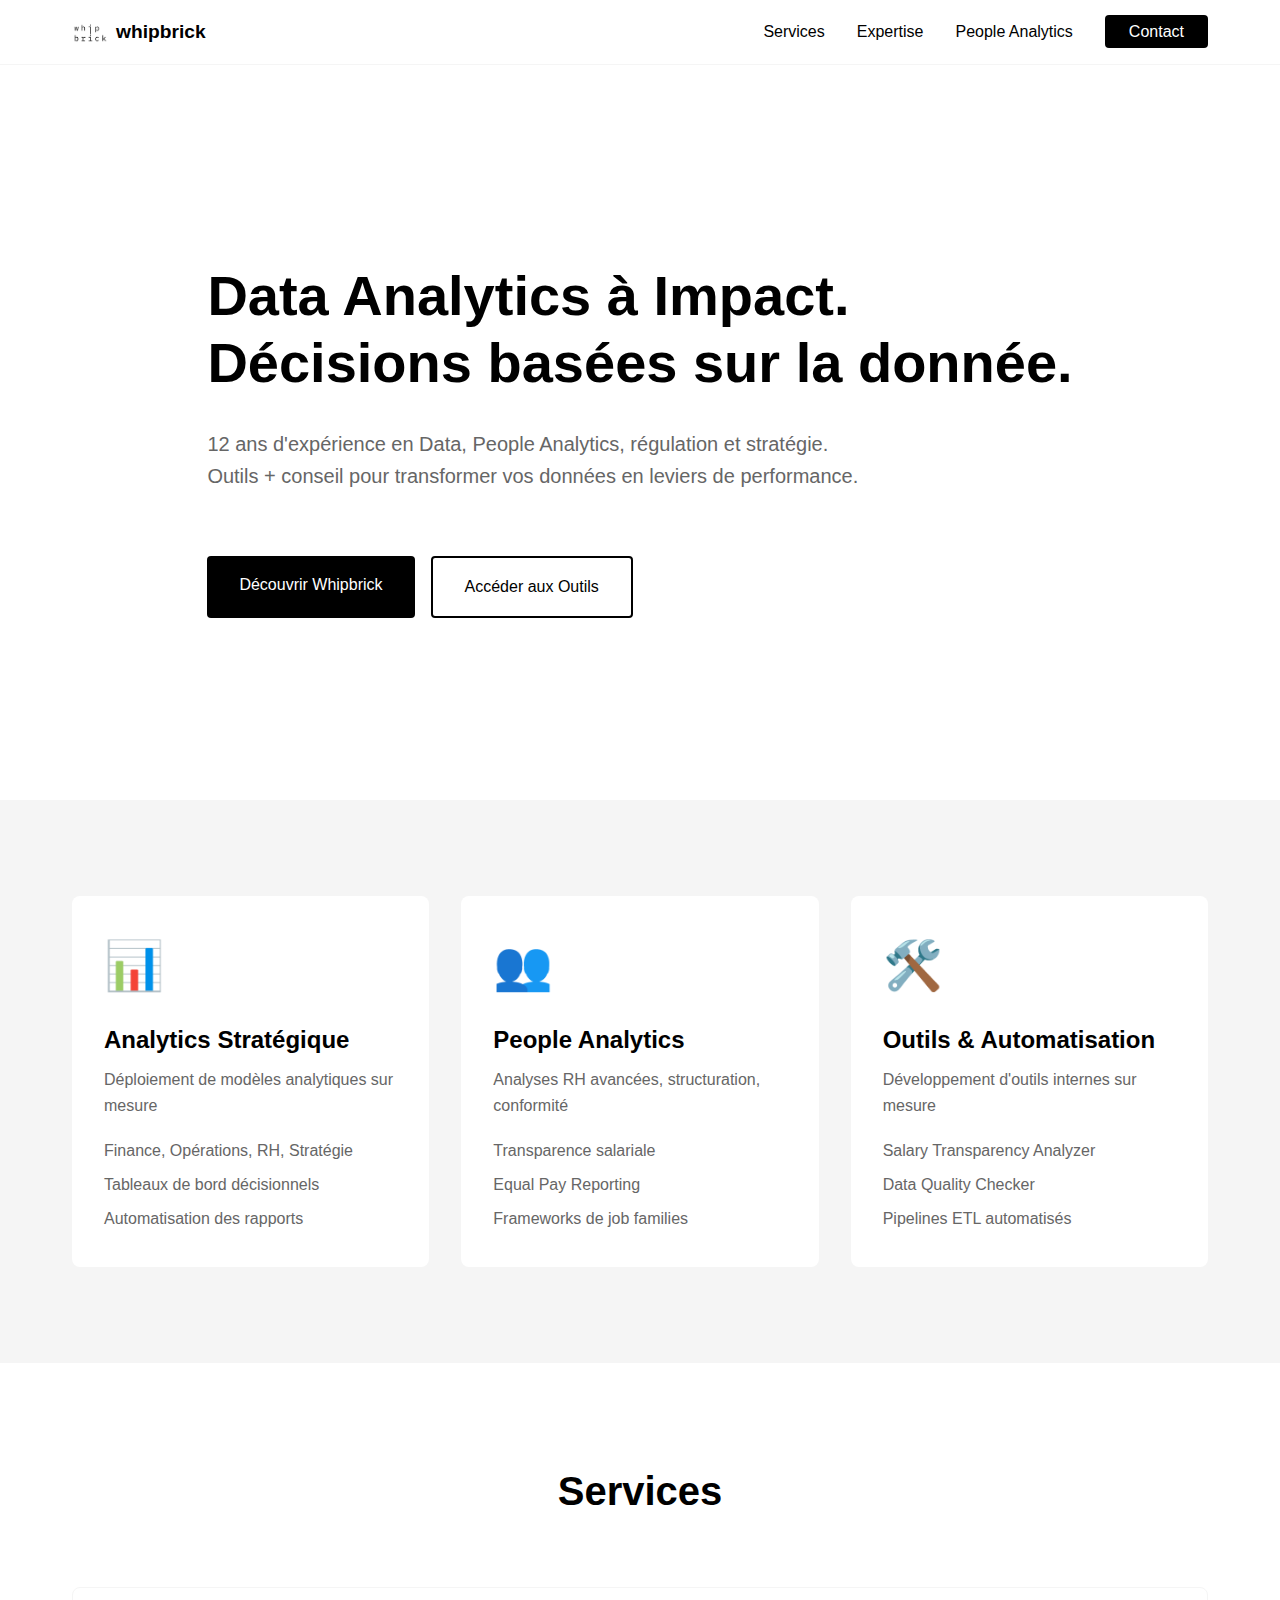
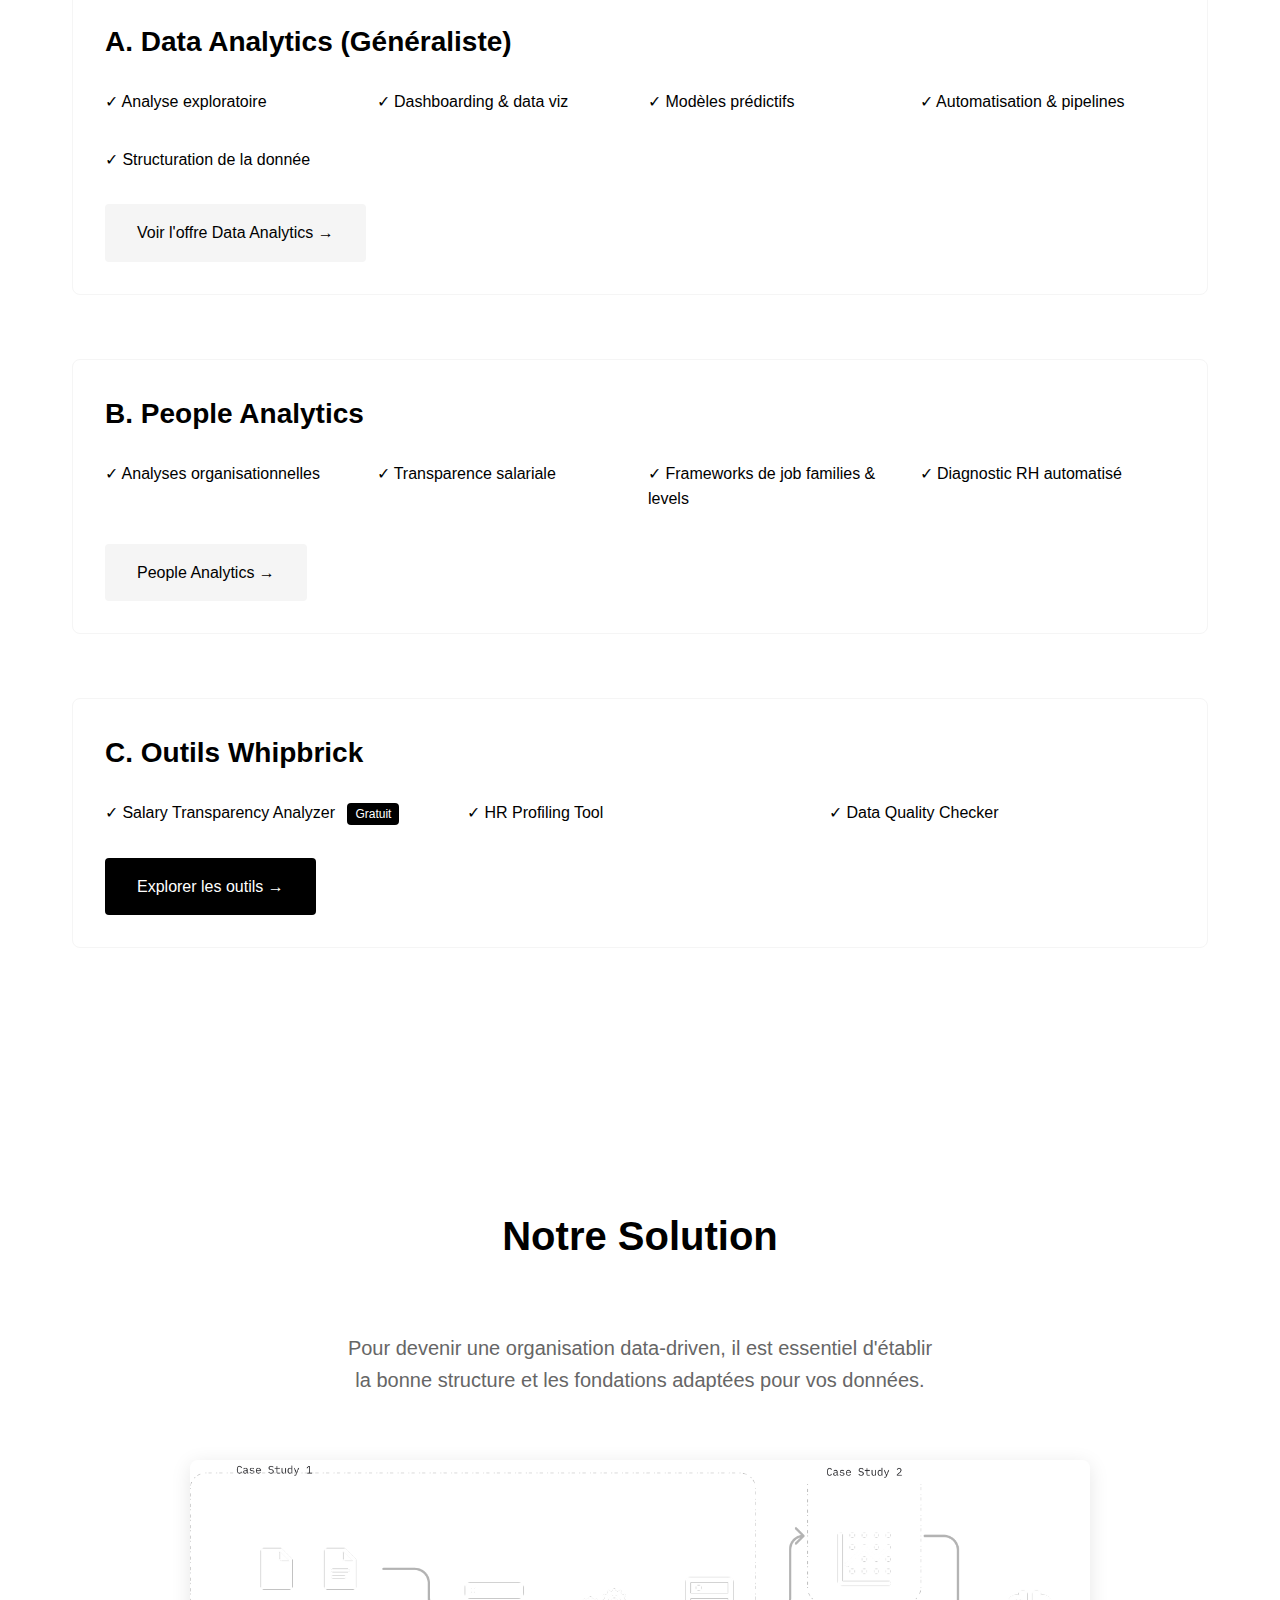
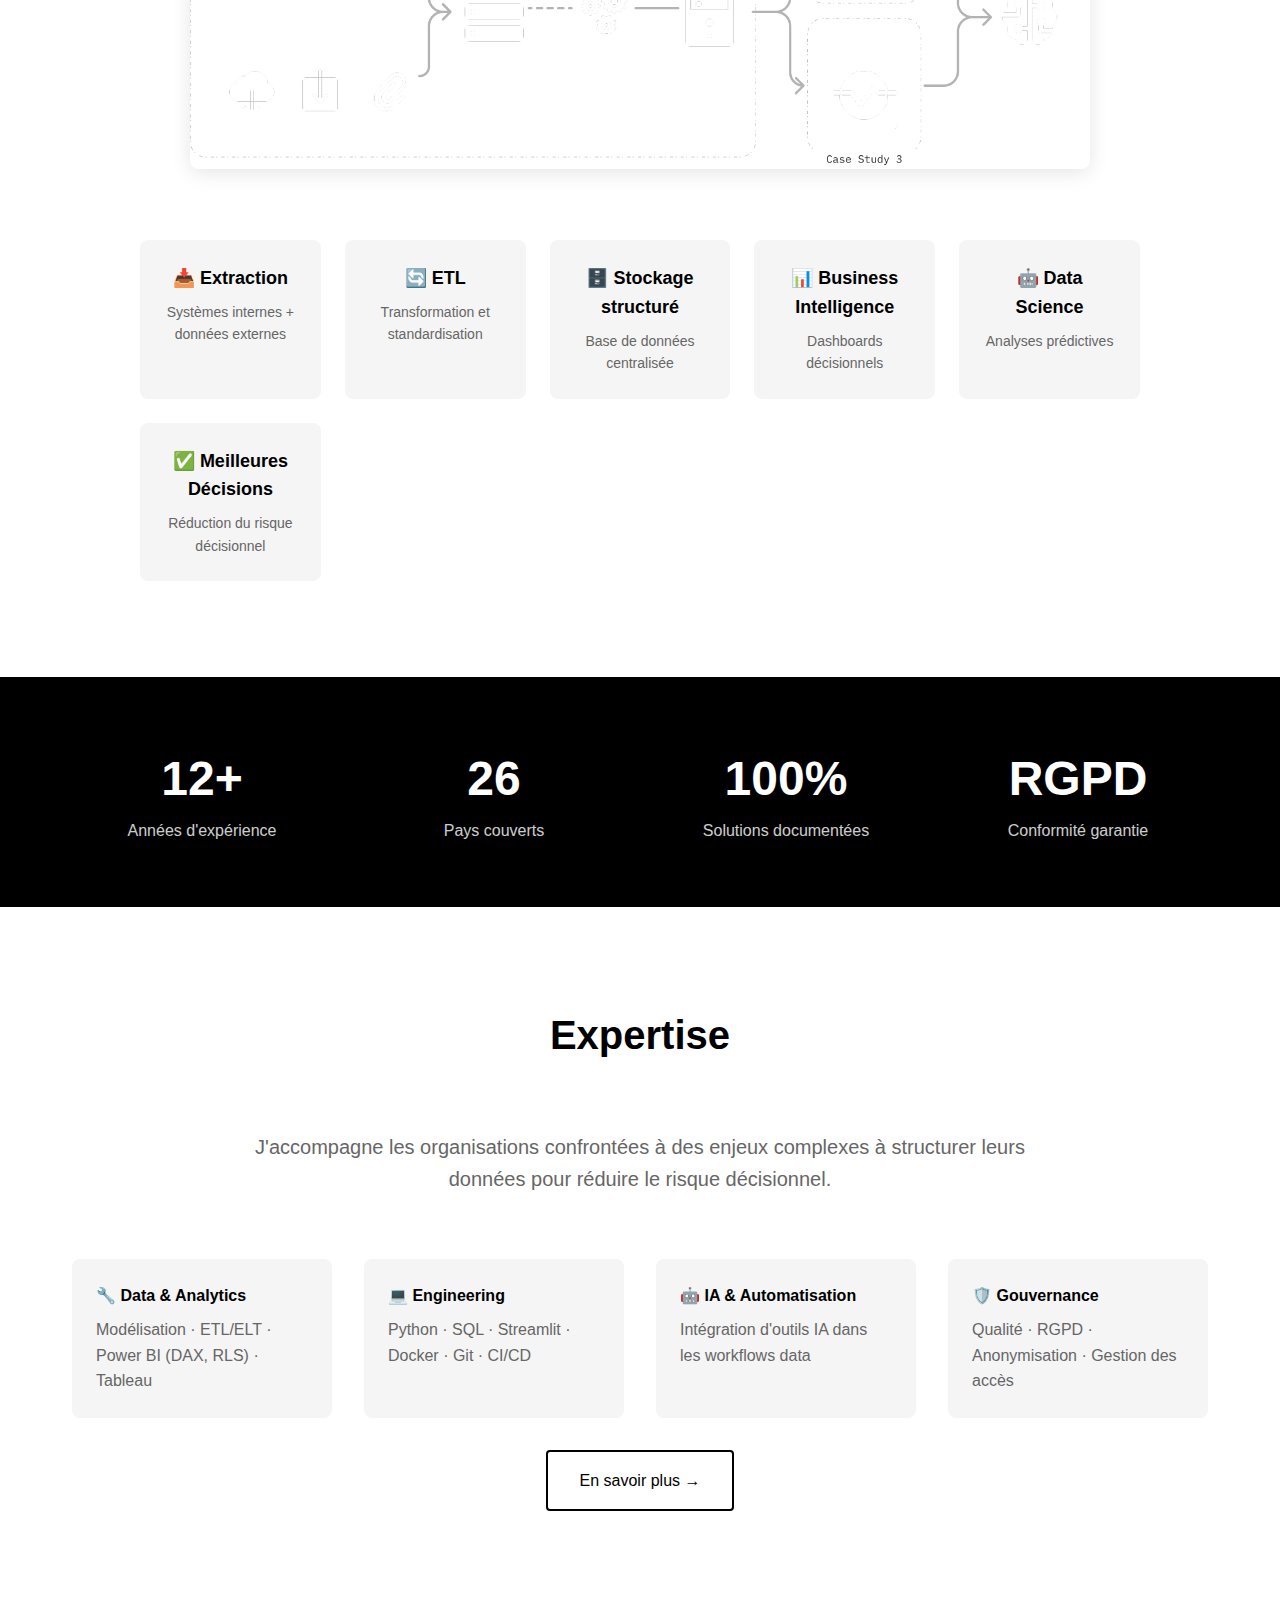
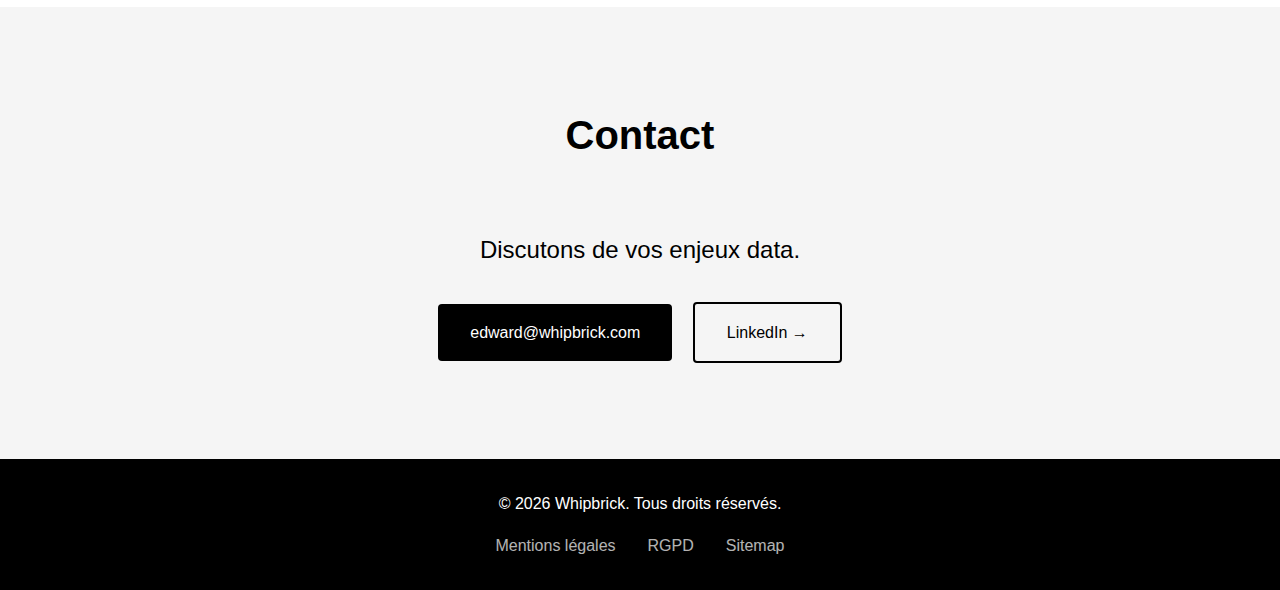
<file: index.html>
<!DOCTYPE html>
<html lang="fr">
<head>
    <meta charset="UTF-8">
    <meta name="viewport" content="width=device-width, initial-scale=1.0">
    <meta name="description" content="Whipbrick - Consultant Data Analytics. Transformer des données complexes en décisions claires.">
    <meta name="keywords" content="data analytics, people analytics, transparence salariale, consultant data, power bi, python">
    <title>Whipbrick | Data Analytics à Impact</title>
    <link rel="stylesheet" href="assets/css/style.css">
    <link rel="icon" type="image/png" href="assets/images/logo.png">
</head>
<body>
    <!-- NAVIGATION -->
    <nav class="navbar">
        <div class="container">
            <div class="nav-logo">
                <img src="assets/images/logo.png" alt="Whipbrick Logo">
                <span>whipbrick</span>
            </div>
            <ul class="nav-menu">
                <li><a href="#services">Services</a></li>
                <li><a href="#expertise">Expertise</a></li>
                <li><a href="people-analytics.html">People Analytics</a></li>
                <li><a href="#contact" class="btn-contact">Contact</a></li>
            </ul>
        </div>
    </nav>

    <!-- HERO SECTION -->
    <section class="hero">
        <div class="container">
            <div class="hero-content">
                <h1 class="hero-title">
                    Data Analytics à Impact.<br>
                    <span class="highlight">Décisions basées sur la donnée.</span>
                </h1>
                <p class="hero-subtitle">
                    12 ans d'expérience en Data, People Analytics, régulation et stratégie.<br>
                    Outils + conseil pour transformer vos données en leviers de performance.
                </p>
                <div class="hero-cta">
                    <a href="#services" class="btn btn-primary">Découvrir Whipbrick</a>
                    <a href="https://transparency.whipbrick.com" class="btn btn-outline">Accéder aux Outils</a>
                </div>
            </div>
        </div>
    </section>

    <!-- PROPOSITION DE VALEUR -->
    <section class="value-proposition">
        <div class="container">
            <div class="value-grid">
                <!-- Card 1 -->
                <div class="value-card">
                    <div class="value-icon">📊</div>
                    <h3>Analytics Stratégique</h3>
                    <p>Déploiement de modèles analytiques sur mesure</p>
                    <ul class="value-list">
                        <li>Finance, Opérations, RH, Stratégie</li>
                        <li>Tableaux de bord décisionnels</li>
                        <li>Automatisation des rapports</li>
                    </ul>
                </div>

                <!-- Card 2 -->
                <div class="value-card">
                    <div class="value-icon">👥</div>
                    <h3>People Analytics</h3>
                    <p>Analyses RH avancées, structuration, conformité</p>
                    <ul class="value-list">
                        <li>Transparence salariale</li>
                        <li>Equal Pay Reporting</li>
                        <li>Frameworks de job families</li>
                    </ul>
                </div>

                <!-- Card 3 -->
                <div class="value-card">
                    <div class="value-icon">🛠️</div>
                    <h3>Outils & Automatisation</h3>
                    <p>Développement d'outils internes sur mesure</p>
                    <ul class="value-list">
                        <li>Salary Transparency Analyzer</li>
                        <li>Data Quality Checker</li>
                        <li>Pipelines ETL automatisés</li>
                    </ul>
                </div>
            </div>
        </div>
    </section>

    <!-- SERVICES -->
    <section id="services" class="services">
        <div class="container">
            <h2 class="section-title">Services</h2>
            
            <div class="service-block">
                <h3>A. Data Analytics (Généraliste)</h3>
                <div class="service-items">
                    <div class="service-item">✓ Analyse exploratoire</div>
                    <div class="service-item">✓ Dashboarding & data viz</div>
                    <div class="service-item">✓ Modèles prédictifs</div>
                    <div class="service-item">✓ Automatisation & pipelines</div>
                    <div class="service-item">✓ Structuration de la donnée</div>
                </div>
                <a href="services.html" class="btn btn-secondary">Voir l'offre Data Analytics →</a>
            </div>

            <div class="service-block">
                <h3>B. People Analytics</h3>
                <div class="service-items">
                    <div class="service-item">✓ Analyses organisationnelles</div>
                    <div class="service-item">✓ Transparence salariale</div>
                    <div class="service-item">✓ Frameworks de job families & levels</div>
                    <div class="service-item">✓ Diagnostic RH automatisé</div>
                </div>
                <a href="people-analytics.html" class="btn btn-secondary">People Analytics →</a>
            </div>

            <div class="service-block">
                <h3>C. Outils Whipbrick</h3>
                <div class="service-items">
                    <div class="service-item">✓ Salary Transparency Analyzer <span class="badge">Gratuit</span></div>
                    <div class="service-item">✓ HR Profiling Tool</div>
                    <div class="service-item">✓ Data Quality Checker</div>
                </div>
                <a href="https://transparency.whipbrick.com" class="btn btn-primary">Explorer les outils →</a>
            </div>
        </div>
    </section>

 <!-- NOTRE SOLUTION (avec diagramme Figma) -->
<section class="our-solution">
    <div class="container">
        <h2 class="section-title">Notre Solution</h2>
        <p class="solution-intro">
            Pour devenir une organisation data-driven, il est essentiel d'établir<br>
            la bonne structure et les fondations adaptées pour vos données.
        </p>
        
        <!-- Diagramme du flux data -->
        <div class="solution-diagram">
            <img src="assets/images/data-flow-diagram.png" alt="Architecture Data - De l'extraction à la décision" class="diagram-img">
        </div>

        <div class="solution-steps">
            <div class="solution-step">
                <h3>📥 Extraction</h3>
                <p>Systèmes internes + données externes</p>
            </div>
            <div class="solution-step">
                <h3>🔄 ETL</h3>
                <p>Transformation et standardisation</p>
            </div>
            <div class="solution-step">
                <h3>🗄️ Stockage structuré</h3>
                <p>Base de données centralisée</p>
            </div>
            <div class="solution-step">
                <h3>📊 Business Intelligence</h3>
                <p>Dashboards décisionnels</p>
            </div>
            <div class="solution-step">
                <h3>🤖 Data Science</h3>
                <p>Analyses prédictives</p>
            </div>
            <div class="solution-step">
                <h3>✅ Meilleures Décisions</h3>
                <p>Réduction du risque décisionnel</p>
            </div>
        </div>
    </div>
</section>   

    <!-- REASSURANCE -->
    <section class="reassurance">
        <div class="container">
            <div class="reassurance-grid">
                <div class="reassurance-item">
                    <div class="reassurance-number">12+</div>
                    <div class="reassurance-label">Années d'expérience</div>
                </div>
                <div class="reassurance-item">
                    <div class="reassurance-number">26</div>
                    <div class="reassurance-label">Pays couverts</div>
                </div>
                <div class="reassurance-item">
                    <div class="reassurance-number">100%</div>
                    <div class="reassurance-label">Solutions documentées</div>
                </div>
                <div class="reassurance-item">
                    <div class="reassurance-number">RGPD</div>
                    <div class="reassurance-label">Conformité garantie</div>
                </div>
            </div>
        </div>
    </section>

    <!-- EXPERTISE -->
    <section id="expertise" class="expertise">
        <div class="container">
            <h2 class="section-title">Expertise</h2>
            <div class="expertise-content">
                <p class="expertise-intro">
                    J'accompagne les organisations confrontées à des enjeux complexes à structurer leurs données pour réduire le risque décisionnel.
                </p>
                <div class="expertise-grid">
                    <div class="expertise-category">
                        <h4>🔧 Data & Analytics</h4>
                        <p>Modélisation · ETL/ELT · Power BI (DAX, RLS) · Tableau</p>
                    </div>
                    <div class="expertise-category">
                        <h4>💻 Engineering</h4>
                        <p>Python · SQL · Streamlit · Docker · Git · CI/CD</p>
                    </div>
                    <div class="expertise-category">
                        <h4>🤖 IA & Automatisation</h4>
                        <p>Intégration d'outils IA dans les workflows data</p>
                    </div>
                    <div class="expertise-category">
                        <h4>🛡️ Gouvernance</h4>
                        <p>Qualité · RGPD · Anonymisation · Gestion des accès</p>
                    </div>
                </div>
                <a href="expertise.html" class="btn btn-outline">En savoir plus →</a>
            </div>
        </div>
    </section>

    <!-- CONTACT -->
    <section id="contact" class="contact">
        <div class="container">
            <h2 class="section-title">Contact</h2>
            <div class="contact-content">
                <p>Discutons de vos enjeux data.</p>
                <a href="mailto:edward@whipbrick.com" class="btn btn-primary">edward@whipbrick.com</a>
                <a href="https://www.linkedin.com/in/edwardpeek/" target="_blank" class="btn btn-outline">LinkedIn →</a>
            </div>
        </div>
    </section>

    <!-- FOOTER -->
    <footer class="footer">
        <div class="container">
            <p>&copy; 2026 Whipbrick. Tous droits réservés.</p>
            <ul class="footer-links">
                <li><a href="#">Mentions légales</a></li>
                <li><a href="#">RGPD</a></li>
                <li><a href="#">Sitemap</a></li>
            </ul>
        </div>
    </footer>

    <script src="assets/js/main.js"></script>
</body>
</html>
</file>
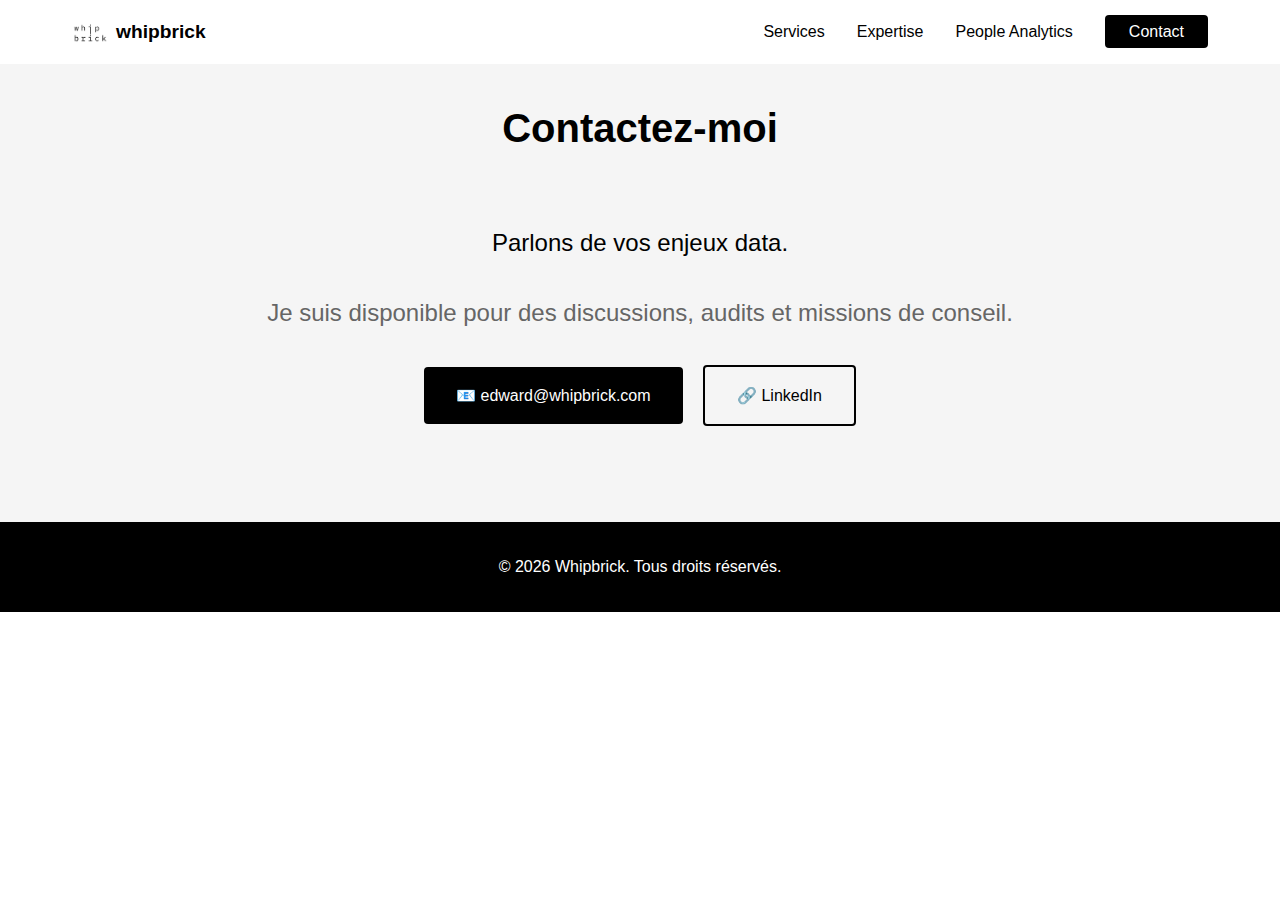
<file: contact.html>
<!DOCTYPE html>
<html lang="fr">
<head>
    <meta charset="UTF-8">
    <meta name="viewport" content="width=device-width, initial-scale=1.0">
    <title>Contact | Whipbrick</title>
    <link rel="stylesheet" href="assets/css/style.css">
    <link rel="icon" type="image/png" href="assets/images/logo.png">
</head>
<body>
    <nav class="navbar">
        <div class="container">
            <div class="nav-logo">
                <img src="assets/images/logo.png" alt="Whipbrick Logo">
                <span>whipbrick</span>
            </div>
            <ul class="nav-menu">
                <li><a href="index.html#services">Services</a></li>
                <li><a href="index.html#expertise">Expertise</a></li>
                <li><a href="people-analytics.html">People Analytics</a></li>
                <li><a href="index.html#contact" class="btn-contact">Contact</a></li>
            </ul>
        </div>
    </nav>

    <section class="contact">
        <div class="container">
            <h2 class="section-title">Contactez-moi</h2>
            <div class="contact-content">
                <p>Parlons de vos enjeux data.</p>
                <p style="margin-bottom: 2rem; color: var(--color-gray-dark);">
                    Je suis disponible pour des discussions, audits et missions de conseil.
                </p>
                <a href="mailto:edward@whipbrick.com" class="btn btn-primary">📧 edward@whipbrick.com</a>
                <a href="https://www.linkedin.com/in/edwardpeek/" target="_blank" class="btn btn-outline">🔗 LinkedIn</a>
            </div>
        </div>
    </section>

    <footer class="footer">
        <div class="container">
            <p>&copy; 2026 Whipbrick. Tous droits réservés.</p>
        </div>
    </footer>

    <script src="assets/js/main.js"></script>
</body>
</html>
</file>
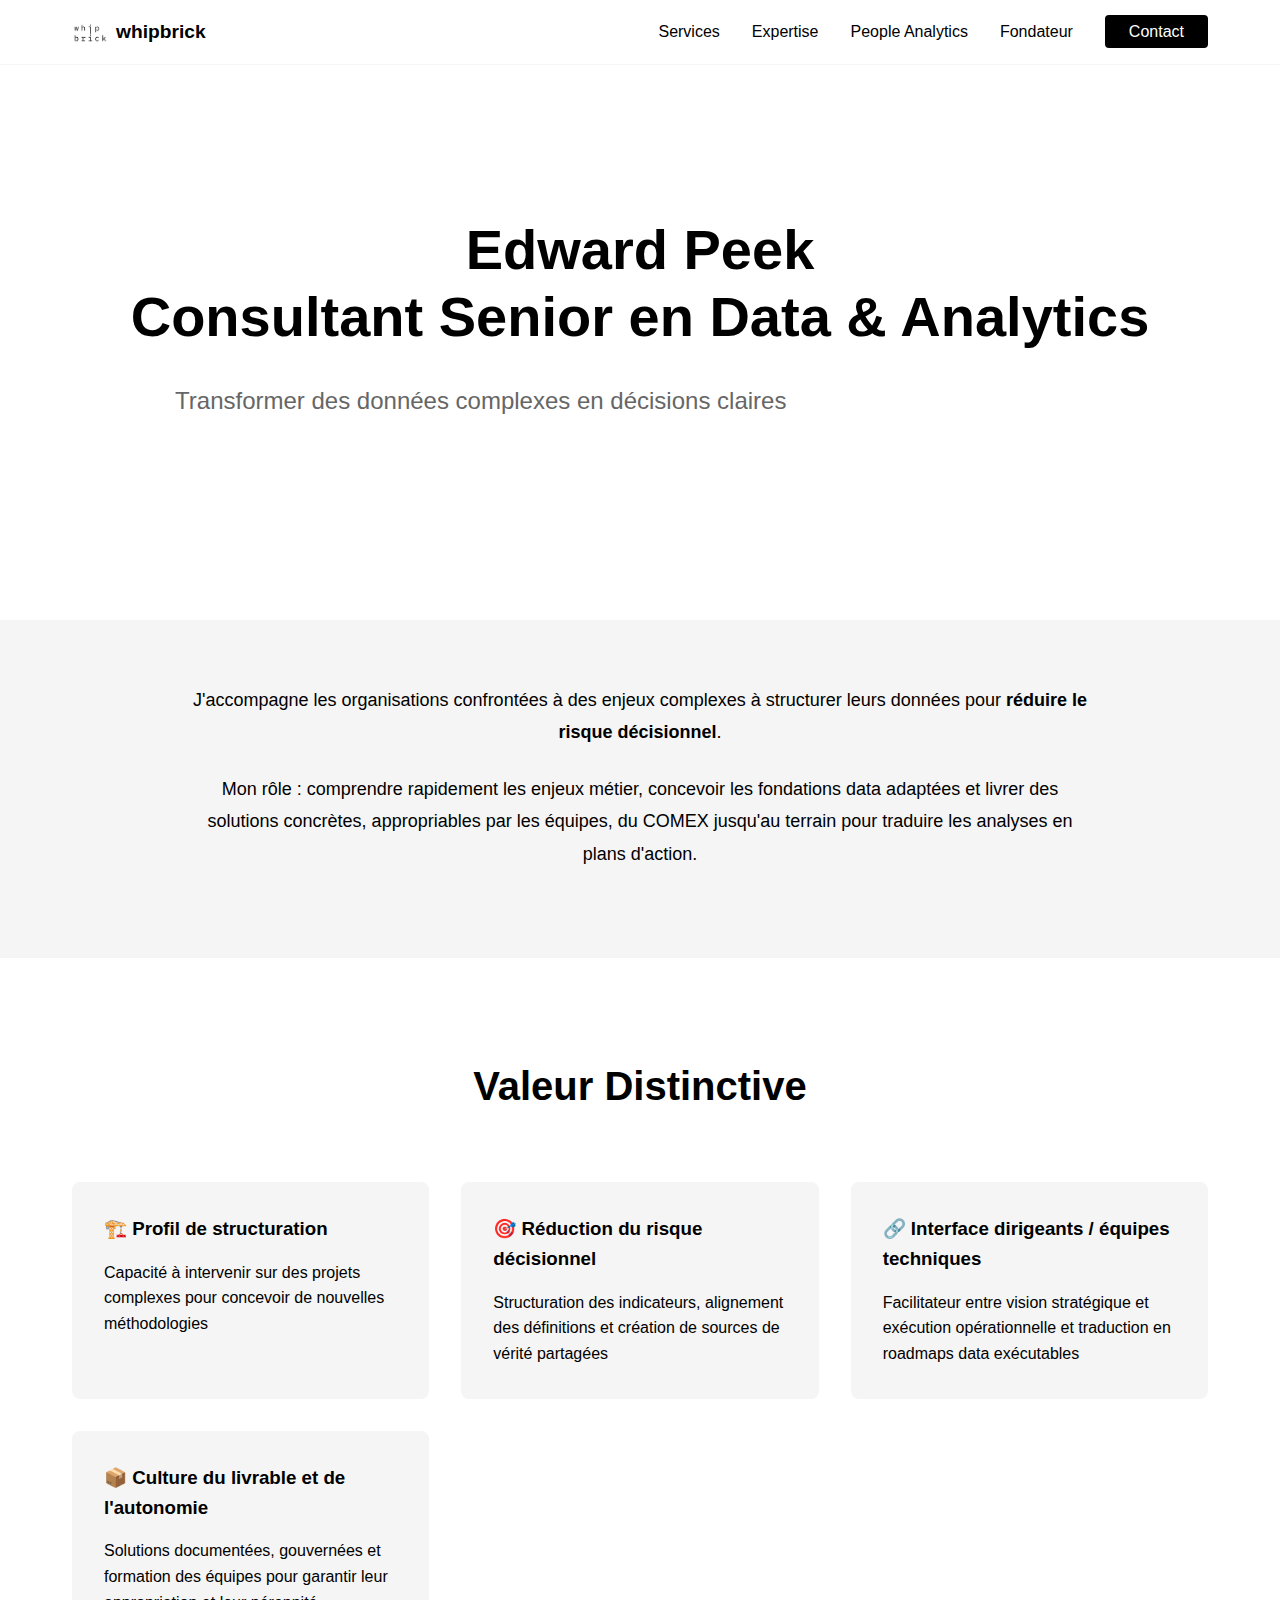
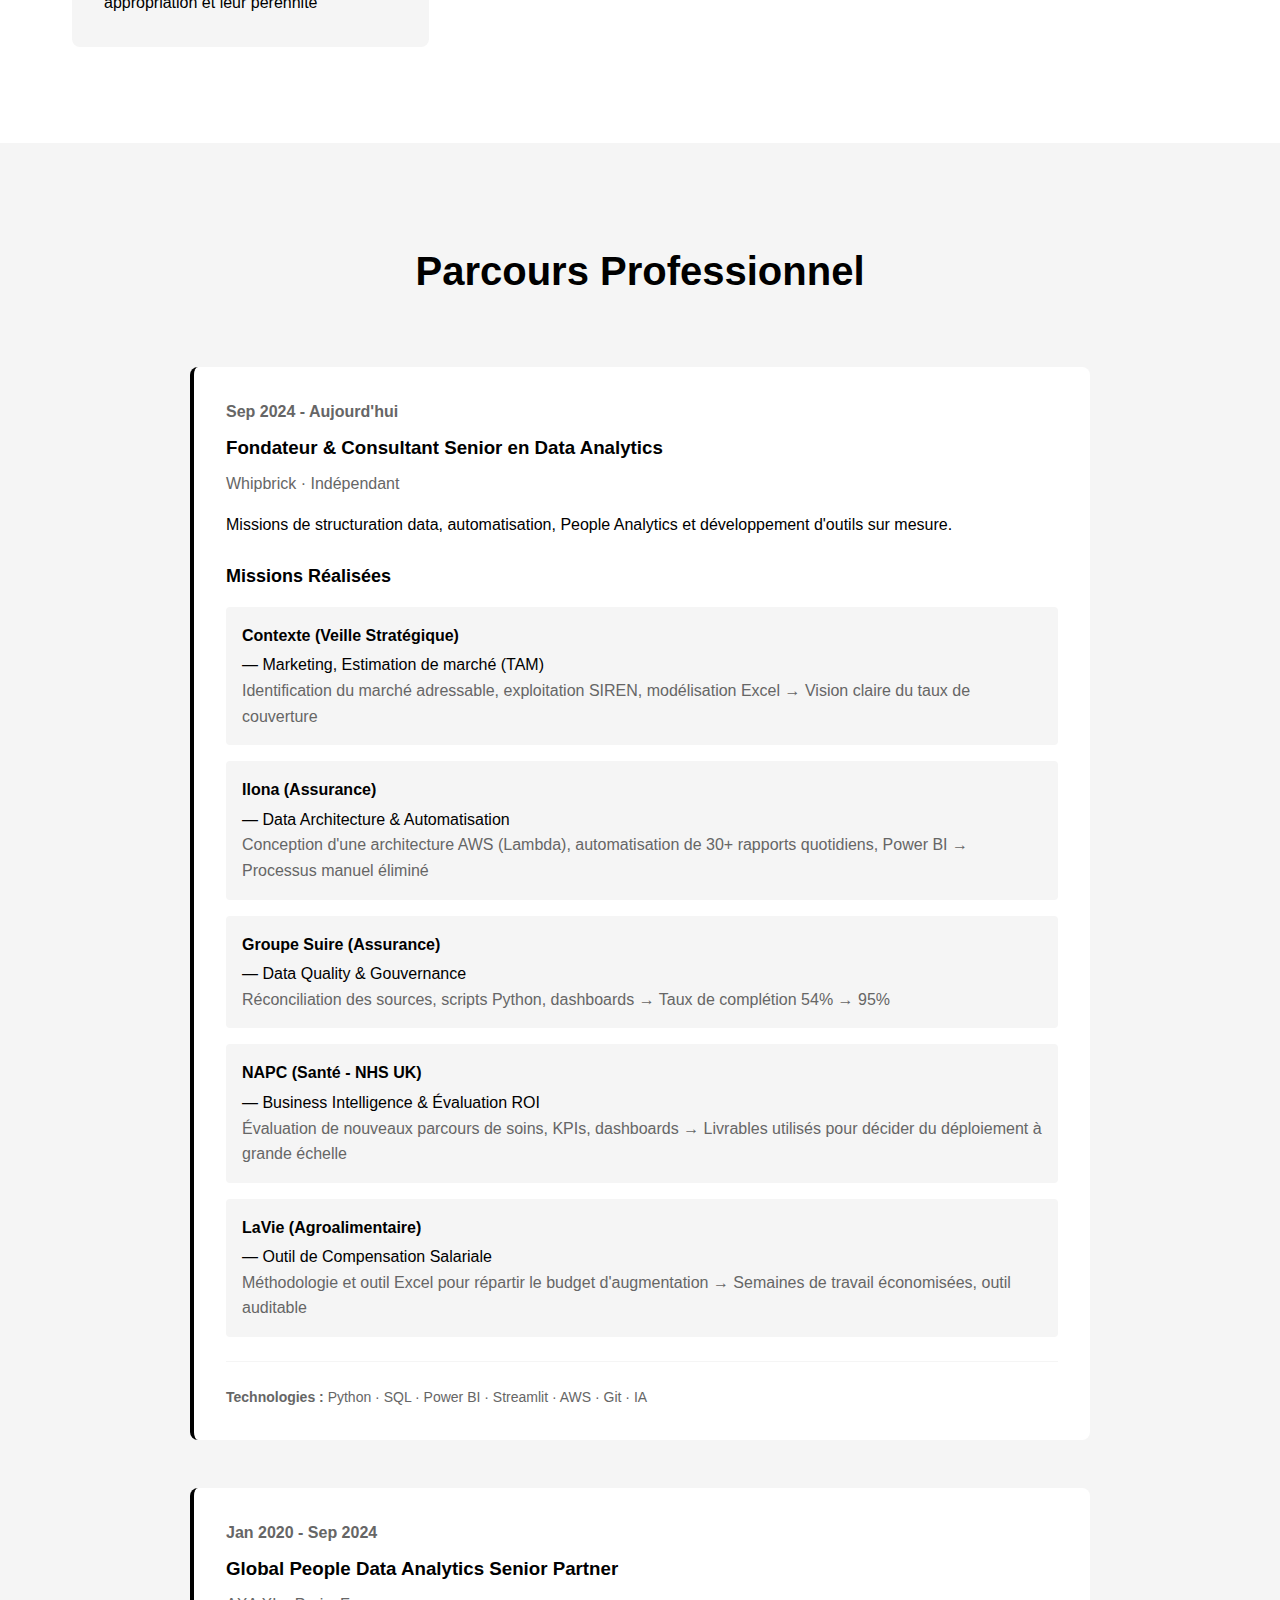
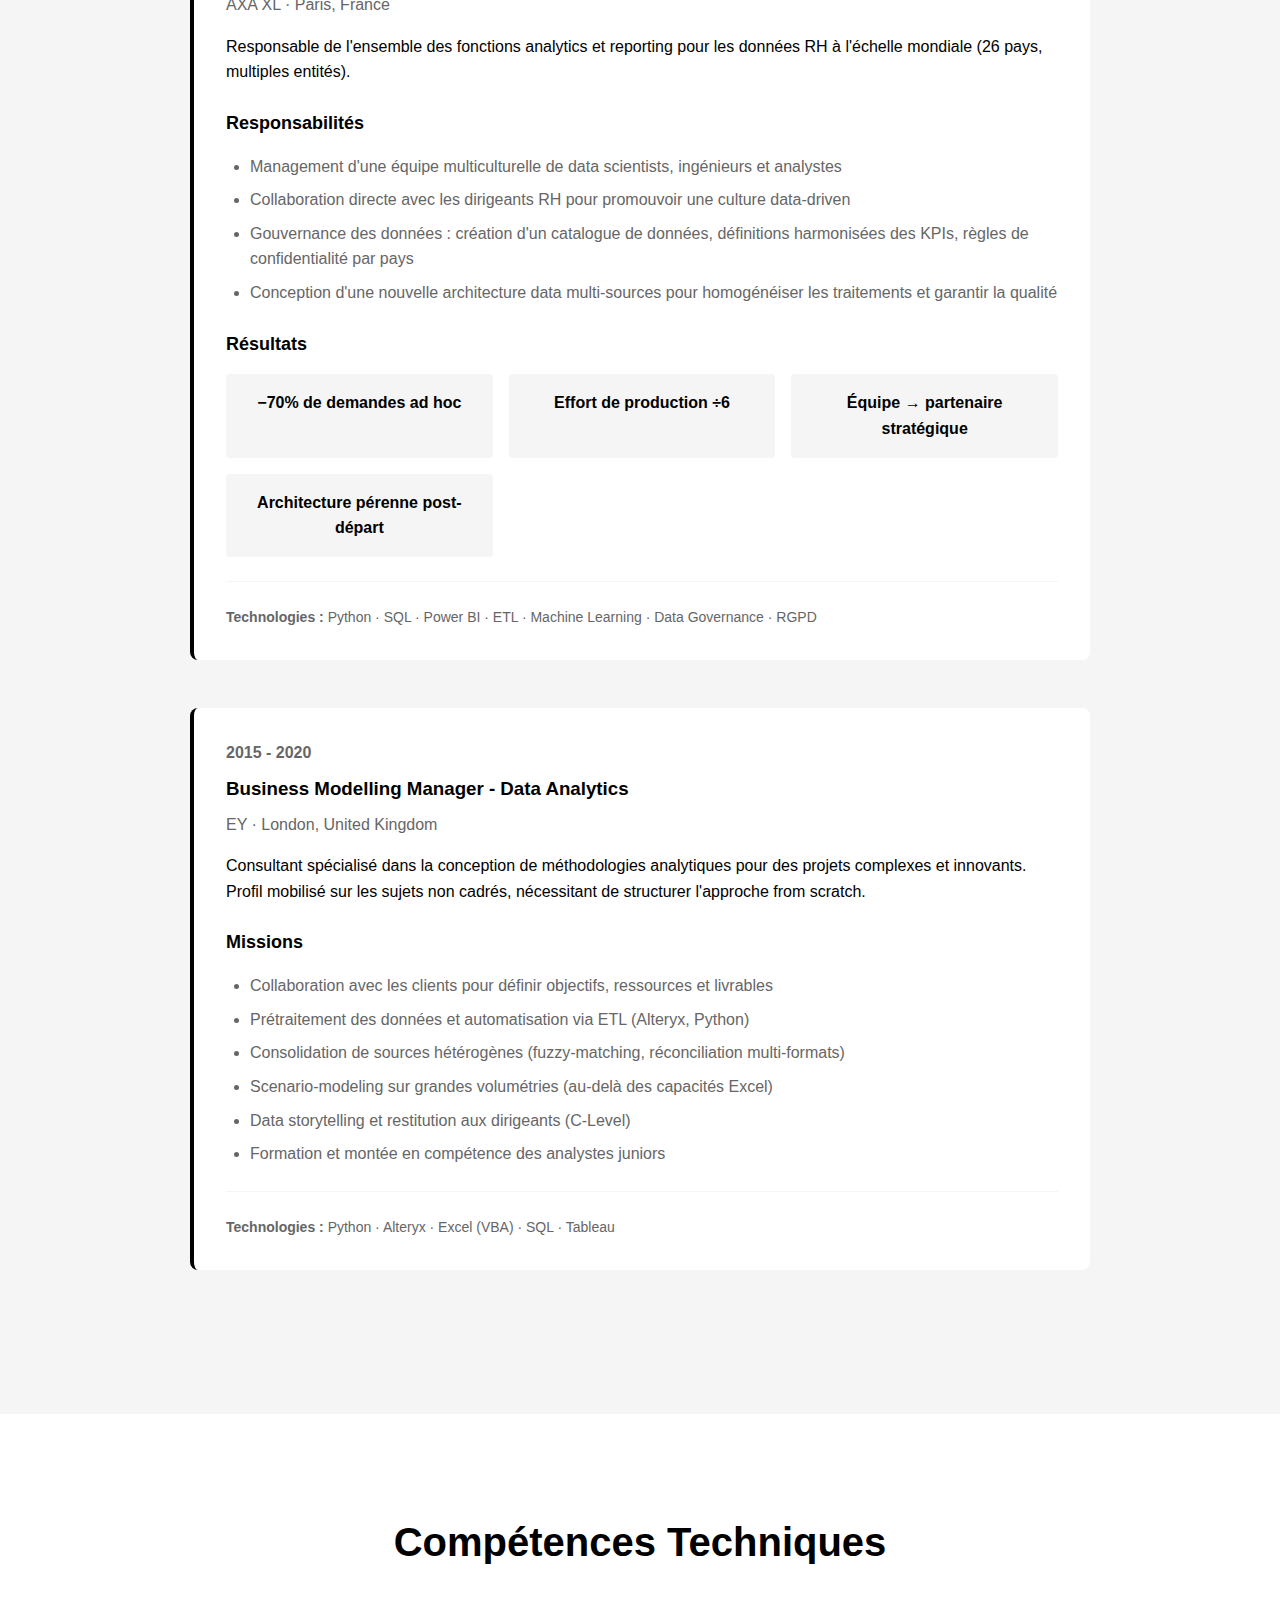
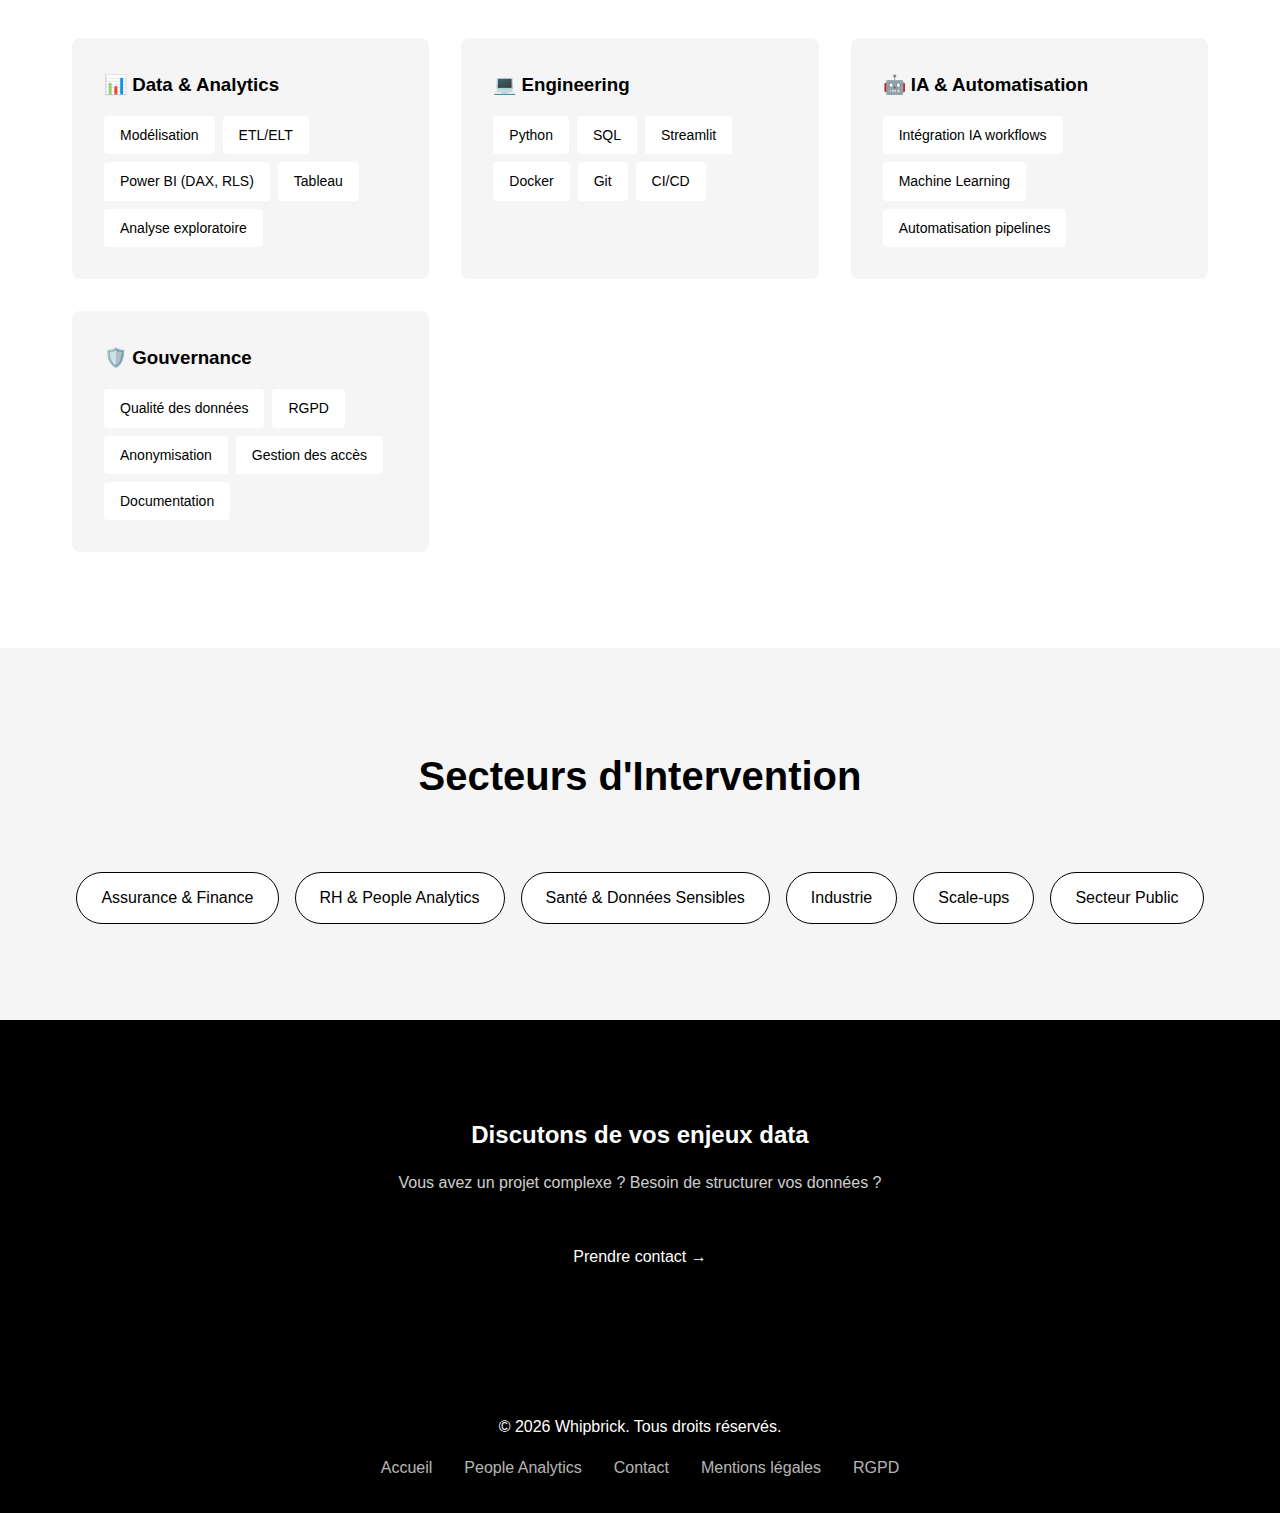
<file: expertise.html>
<!DOCTYPE html>
<html lang="fr">
<head>
    <meta charset="UTF-8">
    <meta name="viewport" content="width=device-width, initial-scale=1.0">
    <title>Expertise Data Analytics | Whipbrick - Power BI, Python, ETL, Governance</title>
    <meta name="description" content="Expertise complète en Data Analytics, Engineering et Governance. Power BI, Python, SQL, ETL, RGPD, Data Quality. 12+ ans d'expérience.">
    <meta name="keywords" content="expertise data analytics, power bi dax, python data, sql, etl, data governance, rgpd, data quality, consultant senior data">
    <link rel="canonical" href="https://whipbrick.com/expertise.html">
    <link rel="stylesheet" href="assets/css/style.css">
    <link rel="icon" type="image/png" href="assets/images/logo.png">
    
    <!-- Google Tag Manager -->
    <script async src="https://www.googletagmanager.com/gtag/js?id=G-VH95PSFM6F"></script>
    <script>
      window.dataLayer = window.dataLayer || [];
      function gtag(){dataLayer.push(arguments);}
      gtag('js', new Date());
      gtag('config', 'G-VH95PSFM6F');
    </script>
</head>
<body>
    <!-- NAVIGATION -->
    <nav class="navbar">
        <div class="container">
            <div class="nav-logo">
                <a href="index.html" style="display: flex; align-items: center; gap: 0.5rem; text-decoration: none; color: inherit;">
                    <img src="assets/images/logo.png" alt="Whipbrick Logo">
                    <span>whipbrick</span>
                </a>
            </div>
            <ul class="nav-menu">
                <li><a href="index.html#services">Services</a></li>
                <li><a href="index.html#expertise">Expertise</a></li>
                <li><a href="people-analytics.html">People Analytics</a></li>
                <li><a href="founder.html">Fondateur</a></li>
                <li><a href="index.html#contact" class="btn-contact">Contact</a></li>
            </ul>
        </div>
    </nav>

    <!-- HERO BIO -->
    <section class="hero hero-bio">
        <div class="container">
            <div class="bio-header">
                <h1 class="hero-title">
                    Edward Peek<br>
                    <span class="highlight">Consultant Senior en Data & Analytics</span>
                </h1>
                <p class="hero-subtitle bio-tagline">
                    Transformer des données complexes en décisions claires
                </p>
            </div>
        </div>
    </section>

    <!-- PROPOSITION DE VALEUR -->
    <section class="value-distinctive">
        <div class="container">
            <p class="intro-text">
                J'accompagne les organisations confrontées à des enjeux complexes à structurer leurs données pour <strong>réduire le risque décisionnel</strong>.
            </p>
            <p class="intro-text">
                Mon rôle : comprendre rapidement les enjeux métier, concevoir les fondations data adaptées et livrer des solutions concrètes, 
                appropriables par les équipes, du COMEX jusqu'au terrain pour traduire les analyses en plans d'action.
            </p>
        </div>
    </section>

    <!-- VALEUR DISTINCTIVE -->
    <section class="distinctive-value">
        <div class="container">
            <h2 class="section-title">Valeur Distinctive</h2>
            <div class="value-grid-bio">
                <div class="value-bio-card">
                    <h3>🏗️ Profil de structuration</h3>
                    <p>Capacité à intervenir sur des projets complexes pour concevoir de nouvelles méthodologies</p>
                </div>
                <div class="value-bio-card">
                    <h3>🎯 Réduction du risque décisionnel</h3>
                    <p>Structuration des indicateurs, alignement des définitions et création de sources de vérité partagées</p>
                </div>
                <div class="value-bio-card">
                    <h3>🔗 Interface dirigeants / équipes techniques</h3>
                    <p>Facilitateur entre vision stratégique et exécution opérationnelle et traduction en roadmaps data exécutables</p>
                </div>
                <div class="value-bio-card">
                    <h3>📦 Culture du livrable et de l'autonomie</h3>
                    <p>Solutions documentées, gouvernées et formation des équipes pour garantir leur appropriation et leur pérennité</p>
                </div>
            </div>
        </div>
    </section>

    <!-- PARCOURS PROFESSIONNEL -->
    <section class="career-path">
        <div class="container">
            <h2 class="section-title">Parcours Professionnel</h2>
            
            <div class="timeline">
                <!-- Whipbrick -->
                <div class="timeline-item">
                    <div class="timeline-date">Sep 2024 - Aujourd'hui</div>
                    <div class="timeline-content">
                        <h3>Fondateur & Consultant Senior en Data Analytics</h3>
                        <div class="timeline-company">Whipbrick · Indépendant</div>
                        <p class="timeline-description">
                            Missions de structuration data, automatisation, People Analytics et développement d'outils sur mesure.
                        </p>
                        
                        <div class="mission-highlight">
                            <h4>Missions Réalisées</h4>
                            
                            <div class="mission-item">
                                <strong>Contexte (Veille Stratégique)</strong> — Marketing, Estimation de marché (TAM)
                                <p>Identification du marché adressable, exploitation SIREN, modélisation Excel → Vision claire du taux de couverture</p>
                            </div>

                            <div class="mission-item">
                                <strong>Ilona (Assurance)</strong> — Data Architecture & Automatisation
                                <p>Conception d'une architecture AWS (Lambda), automatisation de 30+ rapports quotidiens, Power BI → Processus manuel éliminé</p>
                            </div>

                            <div class="mission-item">
                                <strong>Groupe Suire (Assurance)</strong> — Data Quality & Gouvernance
                                <p>Réconciliation des sources, scripts Python, dashboards → Taux de complétion 54% → 95%</p>
                            </div>

                            <div class="mission-item">
                                <strong>NAPC (Santé - NHS UK)</strong> — Business Intelligence & Évaluation ROI
                                <p>Évaluation de nouveaux parcours de soins, KPIs, dashboards → Livrables utilisés pour décider du déploiement à grande échelle</p>
                            </div>

                            <div class="mission-item">
                                <strong>LaVie (Agroalimentaire)</strong> — Outil de Compensation Salariale
                                <p>Méthodologie et outil Excel pour répartir le budget d'augmentation → Semaines de travail économisées, outil auditable</p>
                            </div>
                        </div>

                        <div class="tech-stack">
                            <strong>Technologies :</strong> Python · SQL · Power BI · Streamlit · AWS · Git · IA
                        </div>
                    </div>
                </div>

                <!-- AXA XL -->
                <div class="timeline-item">
                    <div class="timeline-date">Jan 2020 - Sep 2024</div>
                    <div class="timeline-content">
                        <h3>Global People Data Analytics Senior Partner</h3>
                        <div class="timeline-company">AXA XL · Paris, France</div>
                        <p class="timeline-description">
                            Responsable de l'ensemble des fonctions analytics et reporting pour les données RH à l'échelle mondiale (26 pays, multiples entités).
                        </p>

                        <div class="responsibilities">
                            <h4>Responsabilités</h4>
                            <ul>
                                <li>Management d'une équipe multiculturelle de data scientists, ingénieurs et analystes</li>
                                <li>Collaboration directe avec les dirigeants RH pour promouvoir une culture data-driven</li>
                                <li>Gouvernance des données : création d'un catalogue de données, définitions harmonisées des KPIs, règles de confidentialité par pays</li>
                                <li>Conception d'une nouvelle architecture data multi-sources pour homogénéiser les traitements et garantir la qualité</li>
                            </ul>
                        </div>

                        <div class="results-section">
                            <h4>Résultats</h4>
                            <div class="results-grid">
                                <div class="result-box">−70% de demandes ad hoc</div>
                                <div class="result-box">Effort de production ÷6</div>
                                <div class="result-box">Équipe → partenaire stratégique</div>
                                <div class="result-box">Architecture pérenne post-départ</div>
                            </div>
                        </div>

                        <div class="tech-stack">
                            <strong>Technologies :</strong> Python · SQL · Power BI · ETL · Machine Learning · Data Governance · RGPD
                        </div>
                    </div>
                </div>

                <!-- EY -->
                <div class="timeline-item">
                    <div class="timeline-date">2015 - 2020</div>
                    <div class="timeline-content">
                        <h3>Business Modelling Manager - Data Analytics</h3>
                        <div class="timeline-company">EY · London, United Kingdom</div>
                        <p class="timeline-description">
                            Consultant spécialisé dans la conception de méthodologies analytiques pour des projets complexes et innovants. 
                            Profil mobilisé sur les sujets non cadrés, nécessitant de structurer l'approche from scratch.
                        </p>

                        <div class="responsibilities">
                            <h4>Missions</h4>
                            <ul>
                                <li>Collaboration avec les clients pour définir objectifs, ressources et livrables</li>
                                <li>Prétraitement des données et automatisation via ETL (Alteryx, Python)</li>
                                <li>Consolidation de sources hétérogènes (fuzzy-matching, réconciliation multi-formats)</li>
                                <li>Scenario-modeling sur grandes volumétries (au-delà des capacités Excel)</li>
                                <li>Data storytelling et restitution aux dirigeants (C-Level)</li>
                                <li>Formation et montée en compétence des analystes juniors</li>
                            </ul>
                        </div>

                        <div class="tech-stack">
                            <strong>Technologies :</strong> Python · Alteryx · Excel (VBA) · SQL · Tableau
                        </div>
                    </div>
                </div>
            </div>
        </div>
    </section>

    <!-- COMPÉTENCES TECHNIQUES -->
    <section class="technical-skills">
        <div class="container">
            <h2 class="section-title">Compétences Techniques</h2>
            
            <div class="skills-grid">
                <div class="skill-category">
                    <h3>📊 Data & Analytics</h3>
                    <div class="skill-tags">
                        <span class="skill-tag">Modélisation</span>
                        <span class="skill-tag">ETL/ELT</span>
                        <span class="skill-tag">Power BI (DAX, RLS)</span>
                        <span class="skill-tag">Tableau</span>
                        <span class="skill-tag">Analyse exploratoire</span>
                    </div>
                </div>

                <div class="skill-category">
                    <h3>💻 Engineering</h3>
                    <div class="skill-tags">
                        <span class="skill-tag">Python</span>
                        <span class="skill-tag">SQL</span>
                        <span class="skill-tag">Streamlit</span>
                        <span class="skill-tag">Docker</span>
                        <span class="skill-tag">Git</span>
                        <span class="skill-tag">CI/CD</span>
                    </div>
                </div>

                <div class="skill-category">
                    <h3>🤖 IA & Automatisation</h3>
                    <div class="skill-tags">
                        <span class="skill-tag">Intégration IA workflows</span>
                        <span class="skill-tag">Machine Learning</span>
                        <span class="skill-tag">Automatisation pipelines</span>
                    </div>
                </div>

                <div class="skill-category">
                    <h3>🛡️ Gouvernance</h3>
                    <div class="skill-tags">
                        <span class="skill-tag">Qualité des données</span>
                        <span class="skill-tag">RGPD</span>
                        <span class="skill-tag">Anonymisation</span>
                        <span class="skill-tag">Gestion des accès</span>
                        <span class="skill-tag">Documentation</span>
                    </div>
                </div>
            </div>
        </div>
    </section>

    <!-- SECTEURS -->
    <section class="sectors">
        <div class="container">
            <h2 class="section-title">Secteurs d'Intervention</h2>
            <div class="sectors-list">
                <div class="sector-badge">Assurance & Finance</div>
                <div class="sector-badge">RH & People Analytics</div>
                <div class="sector-badge">Santé & Données Sensibles</div>
                <div class="sector-badge">Industrie</div>
                <div class="sector-badge">Scale-ups</div>
                <div class="sector-badge">Secteur Public</div>
            </div>
        </div>
    </section>

    <!-- CTA CONTACT -->
    <section class="final-cta">
        <div class="container">
            <h2>Discutons de vos enjeux data</h2>
            <p>Vous avez un projet complexe ? Besoin de structurer vos données ?</p>
            <a href="contact.html" class="btn btn-primary">Prendre contact →</a>
        </div>
    </section>

    <!-- FOOTER -->
    <footer class="footer">
        <div class="container">
            <p>&copy; 2026 Whipbrick. Tous droits réservés.</p>
            <ul class="footer-links">
                <li><a href="index.html">Accueil</a></li>
                <li><a href="people-analytics.html">People Analytics</a></li>
                <li><a href="contact.html">Contact</a></li>
                <li><a href="#">Mentions légales</a></li>
                <li><a href="#">RGPD</a></li>
            </ul>
        </div>
    </footer>

    <script src="assets/js/main.js"></script>
</body>
</html>
</file>
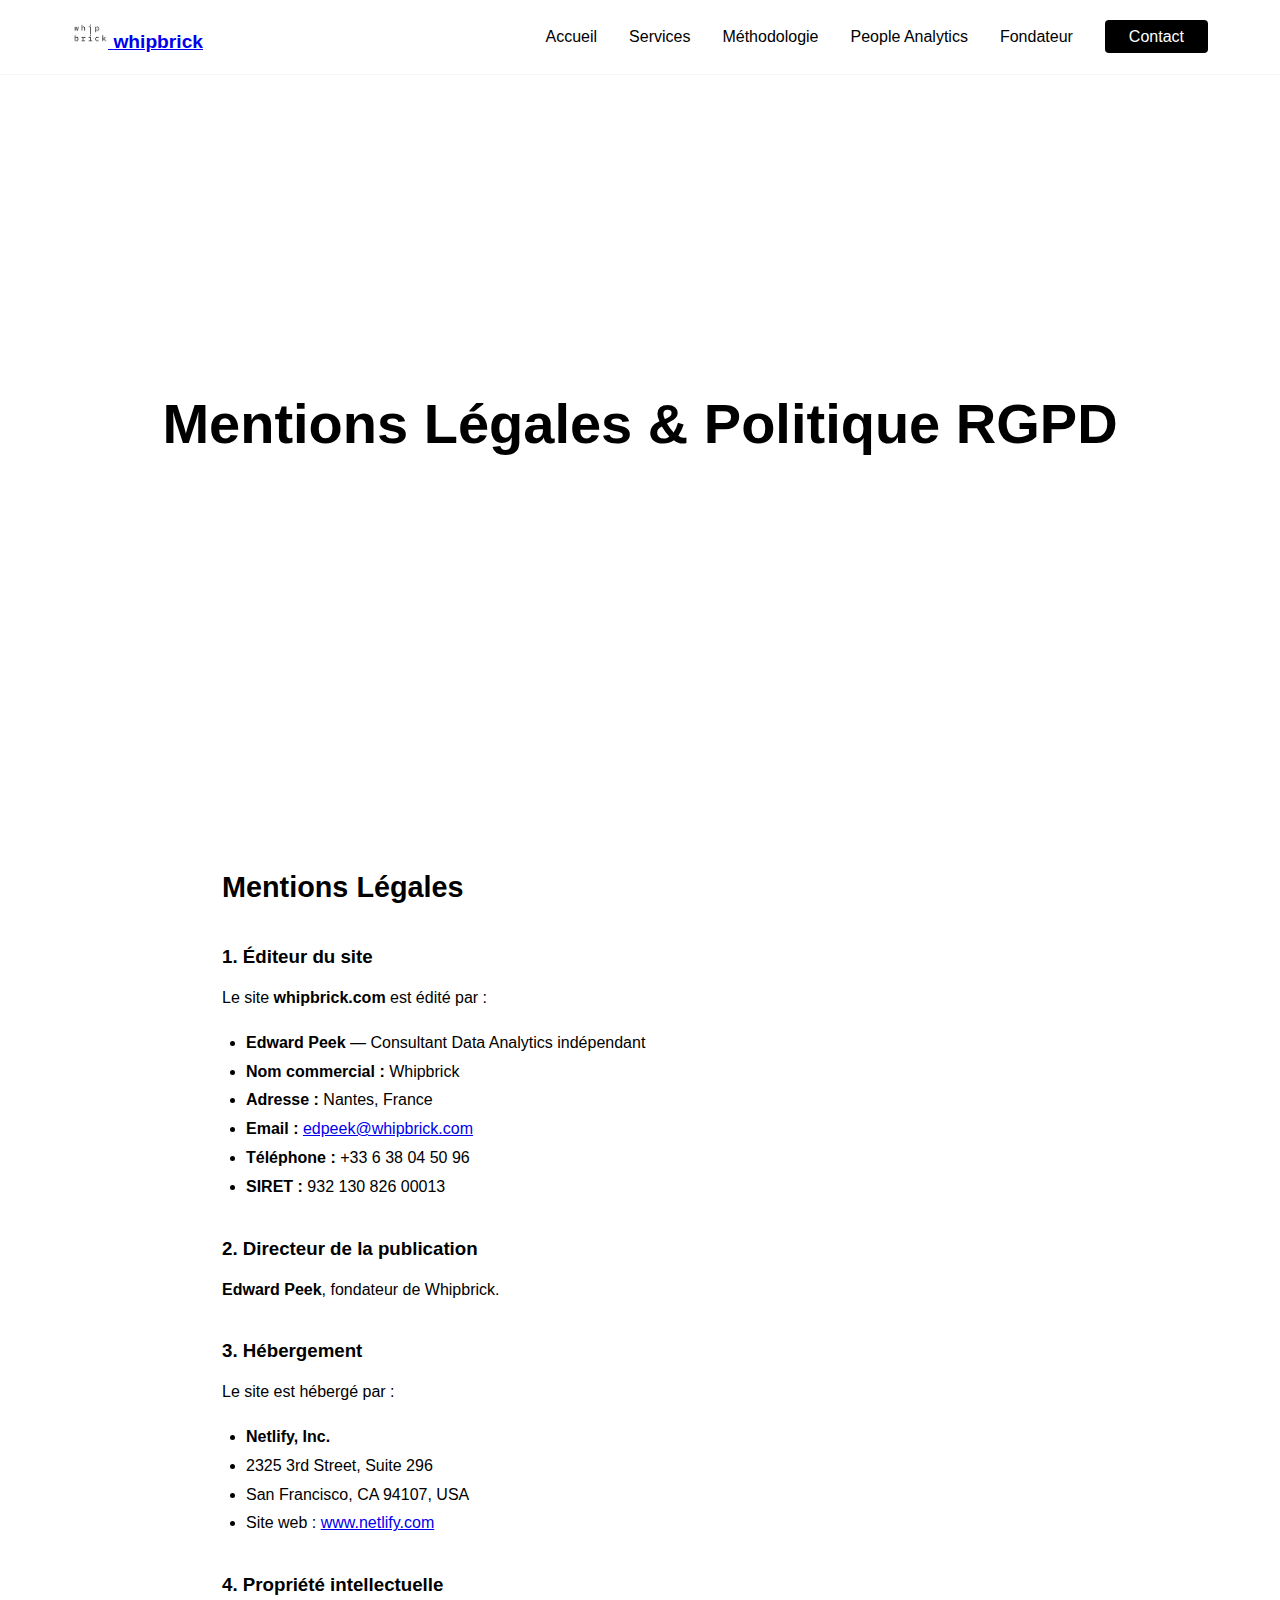
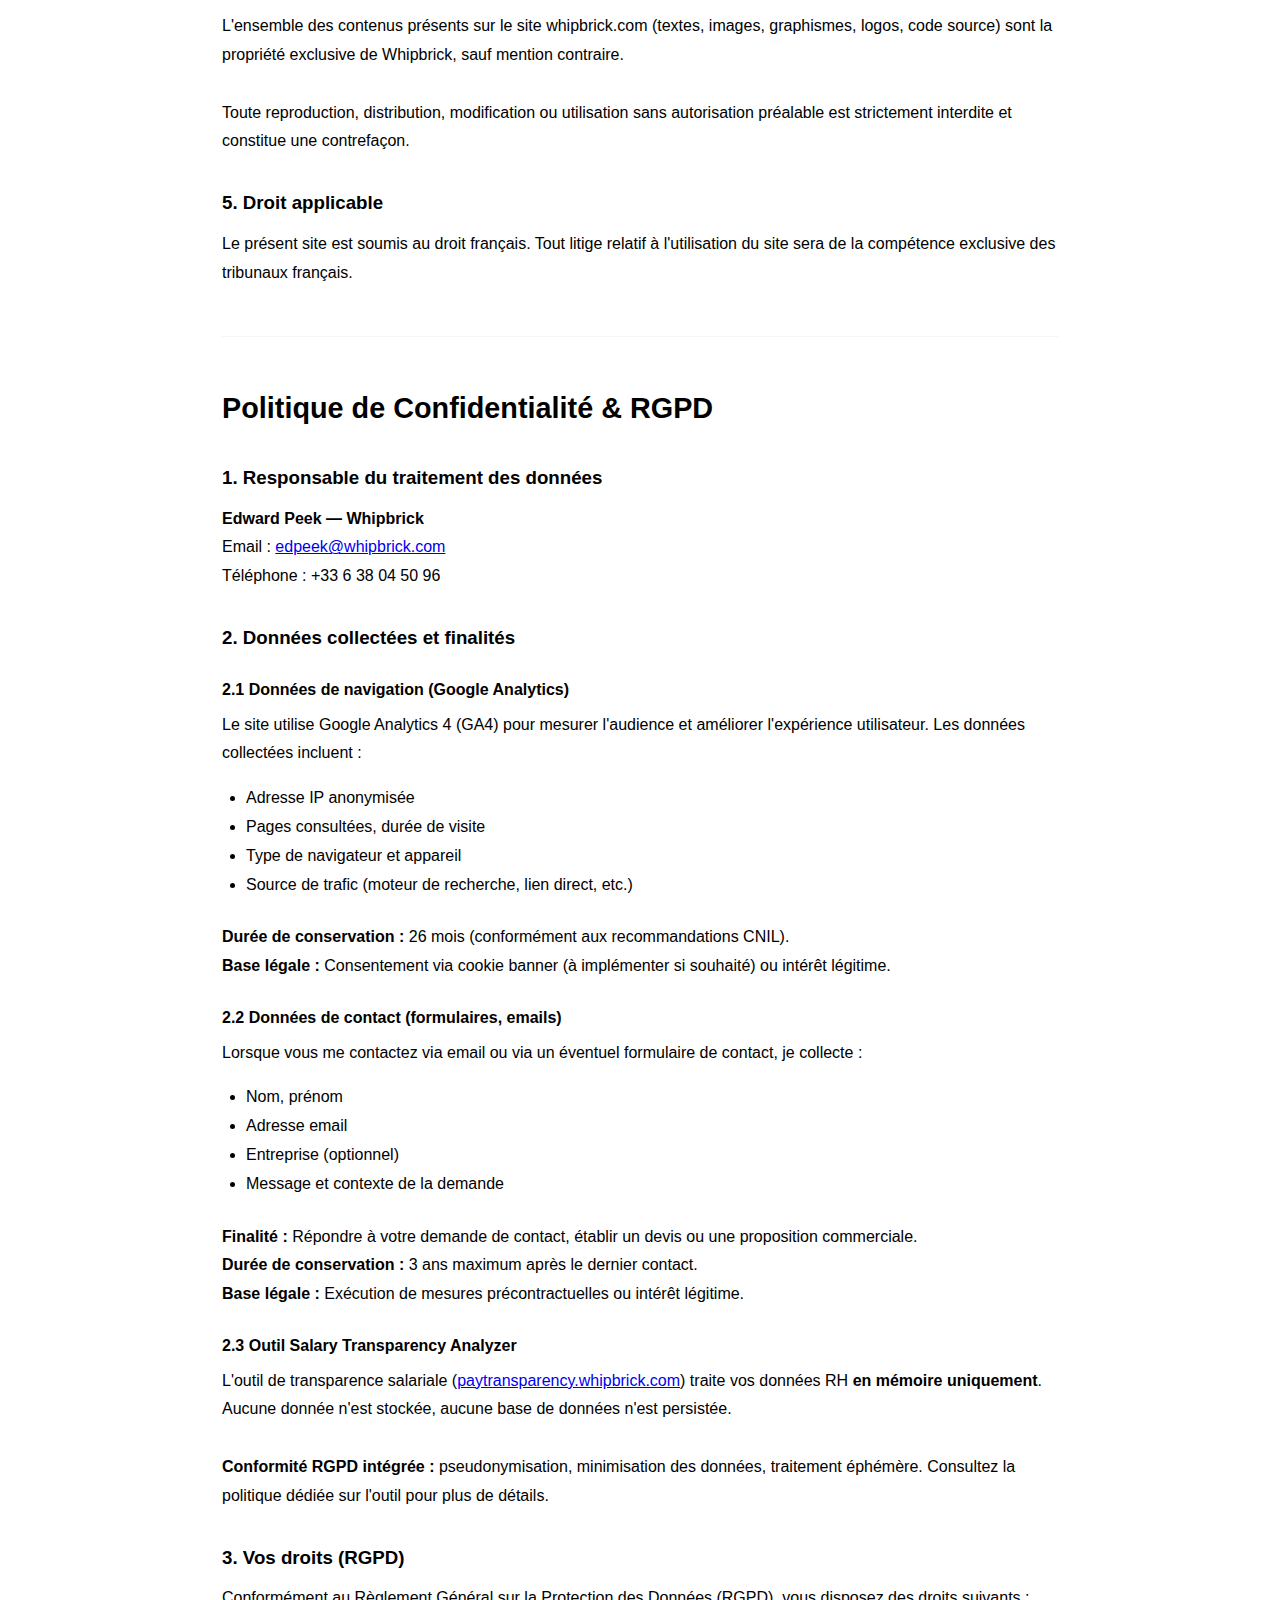
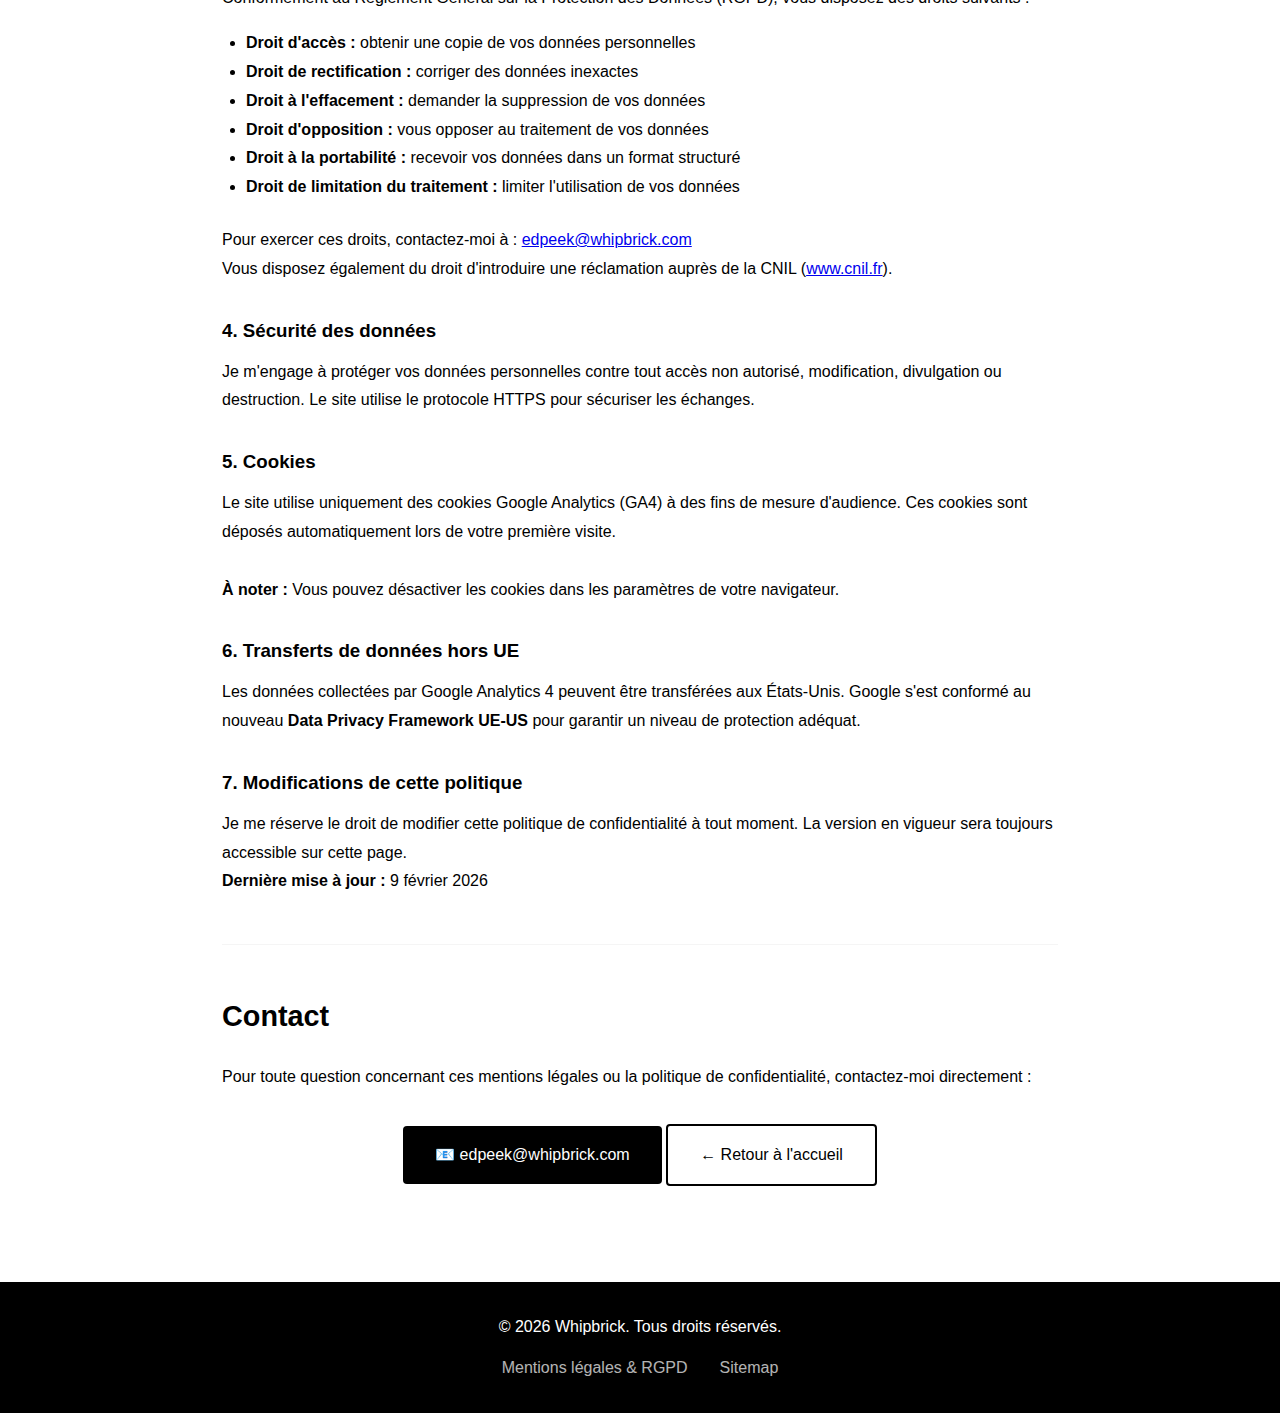
<file: mentions-legales.html>
<!DOCTYPE html>
<html lang="fr">
<head>
    <meta charset="UTF-8">
    <meta name="viewport" content="width=device-width, initial-scale=1.0">
    <title>Mentions Légales & RGPD | Whipbrick</title>
    <meta name="description" content="Mentions légales, politique de confidentialité et conformité RGPD de Whipbrick.">
    <link rel="canonical" href="https://whipbrick.com/mentions-legales.html">
    <link rel="stylesheet" href="assets/css/style.css">
    <link rel="icon" type="image/png" href="assets/images/logo.png">
    
    <!-- Google Tag Manager -->
    <script async src="https://www.googletagmanager.com/gtag/js?id=G-VH95PSFM6F"></script>
    <script>
      window.dataLayer = window.dataLayer || [];
      function gtag(){dataLayer.push(arguments);}
      gtag('js', new Date());
      gtag('config', 'G-VH95PSFM6F');
    </script>
</head>
<body>
    <nav class="navbar">
        <div class="container">
            <div class="nav-logo">
                <a href="index.html">
                    <img src="assets/images/logo.png" alt="Whipbrick Logo">
                    <span>whipbrick</span>
                </a>
            </div>
            <ul class="nav-menu">
                <li><a href="index.html">Accueil</a></li>
                <li><a href="index.html#services">Services</a></li>
                <li><a href="methodology.html">Méthodologie</a></li>
                <li><a href="people-analytics.html">People Analytics</a></li>
                <li><a href="founder.html">Fondateur</a></li>
                <li><a href="index.html#contact" class="btn-contact">Contact</a></li>
            </ul>
        </div>
    </nav>

    <section class="hero">
        <div class="container">
            <h1 class="hero-title">Mentions Légales & <span class="highlight">Politique RGPD</span></h1>
        </div>
    </section>

    <section style="padding: 4rem 0;">
        <div class="container" style="max-width: 900px;">
            
            <!-- MENTIONS LÉGALES -->
            <h2 style="margin-bottom: 1.5rem; font-size: 1.8rem;">Mentions Légales</h2>
            
            <h3 style="margin-top: 2rem; margin-bottom: 0.75rem; color: var(--color-primary);">1. Éditeur du site</h3>
            <p style="line-height: 1.8; margin-bottom: 1rem;">
                Le site <strong>whipbrick.com</strong> est édité par :
            </p>
            <ul style="line-height: 1.8; margin-bottom: 1.5rem; margin-left: 1.5rem;">
                <li><strong>Edward Peek</strong> — Consultant Data Analytics indépendant</li>
                <li><strong>Nom commercial :</strong> Whipbrick</li>
                <li><strong>Adresse :</strong> Nantes, France</li>
                <li><strong>Email :</strong> <a href="mailto:edpeek@whipbrick.com">edpeek@whipbrick.com</a></li>
                <li><strong>Téléphone :</strong> +33 6 38 04 50 96</li>
                <li><strong>SIRET :</strong> 932 130 826 00013</li>
            </ul>

            <h3 style="margin-top: 2rem; margin-bottom: 0.75rem; color: var(--color-primary);">2. Directeur de la publication</h3>
            <p style="line-height: 1.8; margin-bottom: 1.5rem;">
                <strong>Edward Peek</strong>, fondateur de Whipbrick.
            </p>

            <h3 style="margin-top: 2rem; margin-bottom: 0.75rem; color: var(--color-primary);">3. Hébergement</h3>
            <p style="line-height: 1.8; margin-bottom: 1rem;">
                Le site est hébergé par :
            </p>
            <ul style="line-height: 1.8; margin-bottom: 1.5rem; margin-left: 1.5rem;">
                <li><strong>Netlify, Inc.</strong></li>
                <li>2325 3rd Street, Suite 296</li>
                <li>San Francisco, CA 94107, USA</li>
                <li>Site web : <a href="https://www.netlify.com" target="_blank" rel="noopener">www.netlify.com</a></li>
            </ul>

            <h3 style="margin-top: 2rem; margin-bottom: 0.75rem; color: var(--color-primary);">4. Propriété intellectuelle</h3>
            <p style="line-height: 1.8; margin-bottom: 1.5rem;">
                L'ensemble des contenus présents sur le site whipbrick.com (textes, images, graphismes, logos, code source) sont la propriété exclusive de Whipbrick, sauf mention contraire.<br><br>
                Toute reproduction, distribution, modification ou utilisation sans autorisation préalable est strictement interdite et constitue une contrefaçon.
            </p>

            <h3 style="margin-top: 2rem; margin-bottom: 0.75rem; color: var(--color-primary);">5. Droit applicable</h3>
            <p style="line-height: 1.8; margin-bottom: 1.5rem;">
                Le présent site est soumis au droit français. Tout litige relatif à l'utilisation du site sera de la compétence exclusive des tribunaux français.
            </p>

            <hr style="margin: 3rem 0; border: none; border-top: 1px solid var(--color-gray);">

            <!-- POLITIQUE RGPD / CONFIDENTIALITÉ -->
            <h2 style="margin-bottom: 1.5rem; font-size: 1.8rem;">Politique de Confidentialité & RGPD</h2>
            
            <h3 style="margin-top: 2rem; margin-bottom: 0.75rem; color: var(--color-primary);">1. Responsable du traitement des données</h3>
            <p style="line-height: 1.8; margin-bottom: 1.5rem;">
                <strong>Edward Peek — Whipbrick</strong><br>
                Email : <a href="mailto:edpeek@whipbrick.com">edpeek@whipbrick.com</a><br>
                Téléphone : +33 6 38 04 50 96
            </p>

            <h3 style="margin-top: 2rem; margin-bottom: 0.75rem; color: var(--color-primary);">2. Données collectées et finalités</h3>
            
            <h4 style="margin-top: 1.5rem; margin-bottom: 0.5rem; font-weight: 600;">2.1 Données de navigation (Google Analytics)</h4>
            <p style="line-height: 1.8; margin-bottom: 1rem;">
                Le site utilise Google Analytics 4 (GA4) pour mesurer l'audience et améliorer l'expérience utilisateur. Les données collectées incluent :
            </p>
            <ul style="line-height: 1.8; margin-bottom: 1.5rem; margin-left: 1.5rem;">
                <li>Adresse IP anonymisée</li>
                <li>Pages consultées, durée de visite</li>
                <li>Type de navigateur et appareil</li>
                <li>Source de trafic (moteur de recherche, lien direct, etc.)</li>
            </ul>
            <p style="line-height: 1.8; margin-bottom: 1.5rem;">
                <strong>Durée de conservation :</strong> 26 mois (conformément aux recommandations CNIL).<br>
                <strong>Base légale :</strong> Consentement via cookie banner (à implémenter si souhaité) ou intérêt légitime.
            </p>

            <h4 style="margin-top: 1.5rem; margin-bottom: 0.5rem; font-weight: 600;">2.2 Données de contact (formulaires, emails)</h4>
            <p style="line-height: 1.8; margin-bottom: 1rem;">
                Lorsque vous me contactez via email ou via un éventuel formulaire de contact, je collecte :
            </p>
            <ul style="line-height: 1.8; margin-bottom: 1.5rem; margin-left: 1.5rem;">
                <li>Nom, prénom</li>
                <li>Adresse email</li>
                <li>Entreprise (optionnel)</li>
                <li>Message et contexte de la demande</li>
            </ul>
            <p style="line-height: 1.8; margin-bottom: 1.5rem;">
                <strong>Finalité :</strong> Répondre à votre demande de contact, établir un devis ou une proposition commerciale.<br>
                <strong>Durée de conservation :</strong> 3 ans maximum après le dernier contact.<br>
                <strong>Base légale :</strong> Exécution de mesures précontractuelles ou intérêt légitime.
            </p>

            <h4 style="margin-top: 1.5rem; margin-bottom: 0.5rem; font-weight: 600;">2.3 Outil Salary Transparency Analyzer</h4>
            <p style="line-height: 1.8; margin-bottom: 1.5rem;">
                L'outil de transparence salariale (<a href="https://paytransparency.whipbrick.com" target="_blank" rel="noopener">paytransparency.whipbrick.com</a>) traite vos données RH <strong>en mémoire uniquement</strong>. Aucune donnée n'est stockée, aucune base de données n'est persistée.<br><br>
                <strong>Conformité RGPD intégrée :</strong> pseudonymisation, minimisation des données, traitement éphémère. Consultez la politique dédiée sur l'outil pour plus de détails.
            </p>

            <h3 style="margin-top: 2rem; margin-bottom: 0.75rem; color: var(--color-primary);">3. Vos droits (RGPD)</h3>
            <p style="line-height: 1.8; margin-bottom: 1rem;">
                Conformément au Règlement Général sur la Protection des Données (RGPD), vous disposez des droits suivants :
            </p>
            <ul style="line-height: 1.8; margin-bottom: 1.5rem; margin-left: 1.5rem;">
                <li><strong>Droit d'accès :</strong> obtenir une copie de vos données personnelles</li>
                <li><strong>Droit de rectification :</strong> corriger des données inexactes</li>
                <li><strong>Droit à l'effacement :</strong> demander la suppression de vos données</li>
                <li><strong>Droit d'opposition :</strong> vous opposer au traitement de vos données</li>
                <li><strong>Droit à la portabilité :</strong> recevoir vos données dans un format structuré</li>
                <li><strong>Droit de limitation du traitement :</strong> limiter l'utilisation de vos données</li>
            </ul>
            <p style="line-height: 1.8; margin-bottom: 1.5rem;">
                Pour exercer ces droits, contactez-moi à : <a href="mailto:edpeek@whipbrick.com">edpeek@whipbrick.com</a><br>
                Vous disposez également du droit d'introduire une réclamation auprès de la CNIL (<a href="https://www.cnil.fr" target="_blank" rel="noopener">www.cnil.fr</a>).
            </p>

            <h3 style="margin-top: 2rem; margin-bottom: 0.75rem; color: var(--color-primary);">4. Sécurité des données</h3>
            <p style="line-height: 1.8; margin-bottom: 1.5rem;">
                Je m'engage à protéger vos données personnelles contre tout accès non autorisé, modification, divulgation ou destruction. Le site utilise le protocole HTTPS pour sécuriser les échanges.
            </p>

            <h3 style="margin-top: 2rem; margin-bottom: 0.75rem; color: var(--color-primary);">5. Cookies</h3>
            <p style="line-height: 1.8; margin-bottom: 1.5rem;">
                Le site utilise uniquement des cookies Google Analytics (GA4) à des fins de mesure d'audience. Ces cookies sont déposés automatiquement lors de votre première visite.<br><br>
                <strong>À noter :</strong> Vous pouvez désactiver les cookies dans les paramètres de votre navigateur.
            </p>

            <h3 style="margin-top: 2rem; margin-bottom: 0.75rem; color: var(--color-primary);">6. Transferts de données hors UE</h3>
            <p style="line-height: 1.8; margin-bottom: 1.5rem;">
                Les données collectées par Google Analytics 4 peuvent être transférées aux États-Unis. Google s'est conformé au nouveau <strong>Data Privacy Framework UE-US</strong> pour garantir un niveau de protection adéquat.
            </p>

            <h3 style="margin-top: 2rem; margin-bottom: 0.75rem; color: var(--color-primary);">7. Modifications de cette politique</h3>
            <p style="line-height: 1.8; margin-bottom: 1.5rem;">
                Je me réserve le droit de modifier cette politique de confidentialité à tout moment. La version en vigueur sera toujours accessible sur cette page.<br>
                <strong>Dernière mise à jour :</strong> 9 février 2026
            </p>

            <hr style="margin: 3rem 0; border: none; border-top: 1px solid var(--color-gray);">

            <h2 style="margin-bottom: 1.5rem; font-size: 1.8rem;">Contact</h2>
            <p style="line-height: 1.8; margin-bottom: 2rem;">
                Pour toute question concernant ces mentions légales ou la politique de confidentialité, contactez-moi directement :
            </p>
            <div style="text-align: center; margin: 2rem 0;">
                <a href="mailto:edpeek@whipbrick.com" class="btn btn-primary">📧 edpeek@whipbrick.com</a>
                <a href="index.html" class="btn btn-outline">← Retour à l'accueil</a>
            </div>

        </div>
    </section>

    <footer class="footer">
        <div class="container">
            <p>&copy; 2026 Whipbrick. Tous droits réservés.</p>
            <ul class="footer-links">
                <li><a href="mentions-legales.html">Mentions légales & RGPD</a></li>
                <li><a href="sitemap.xml">Sitemap</a></li>
            </ul>
        </div>
    </footer>

    <script src="assets/js/main.js"></script>
</body>
</html>
</file>
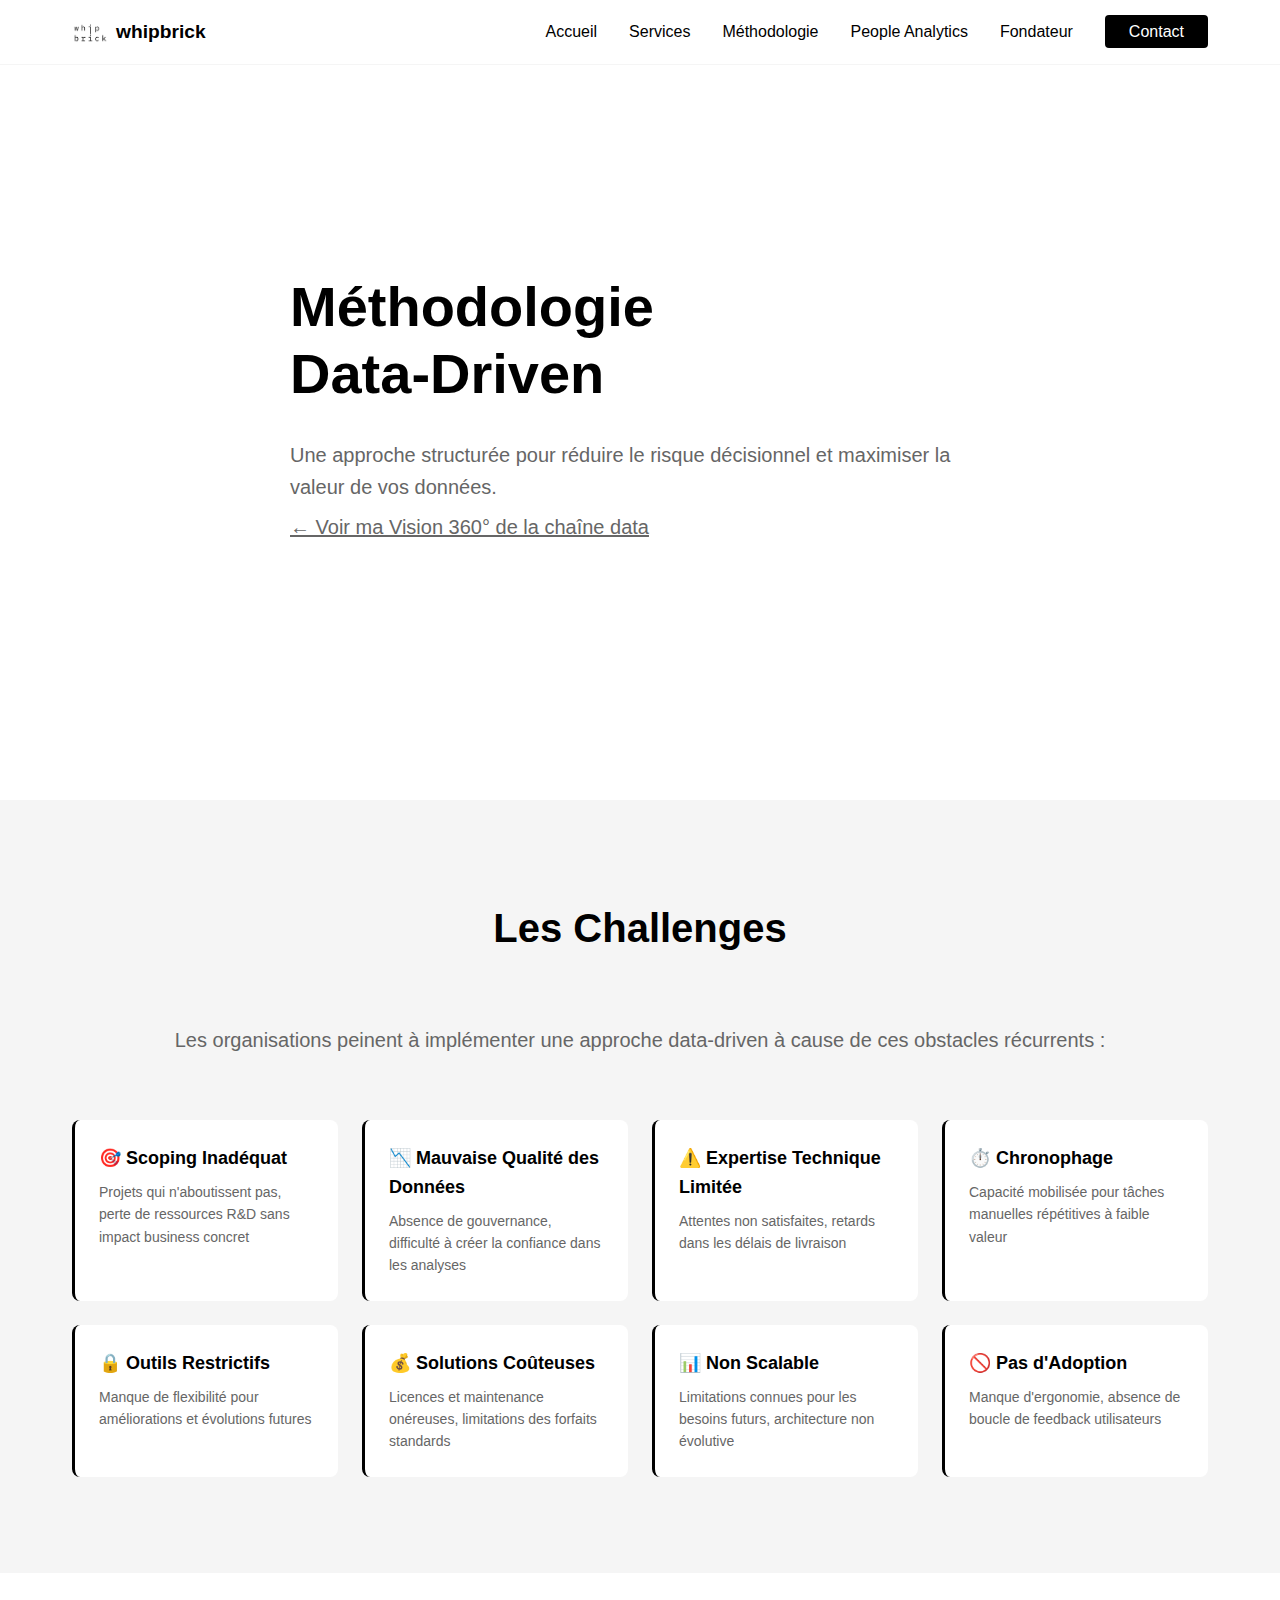
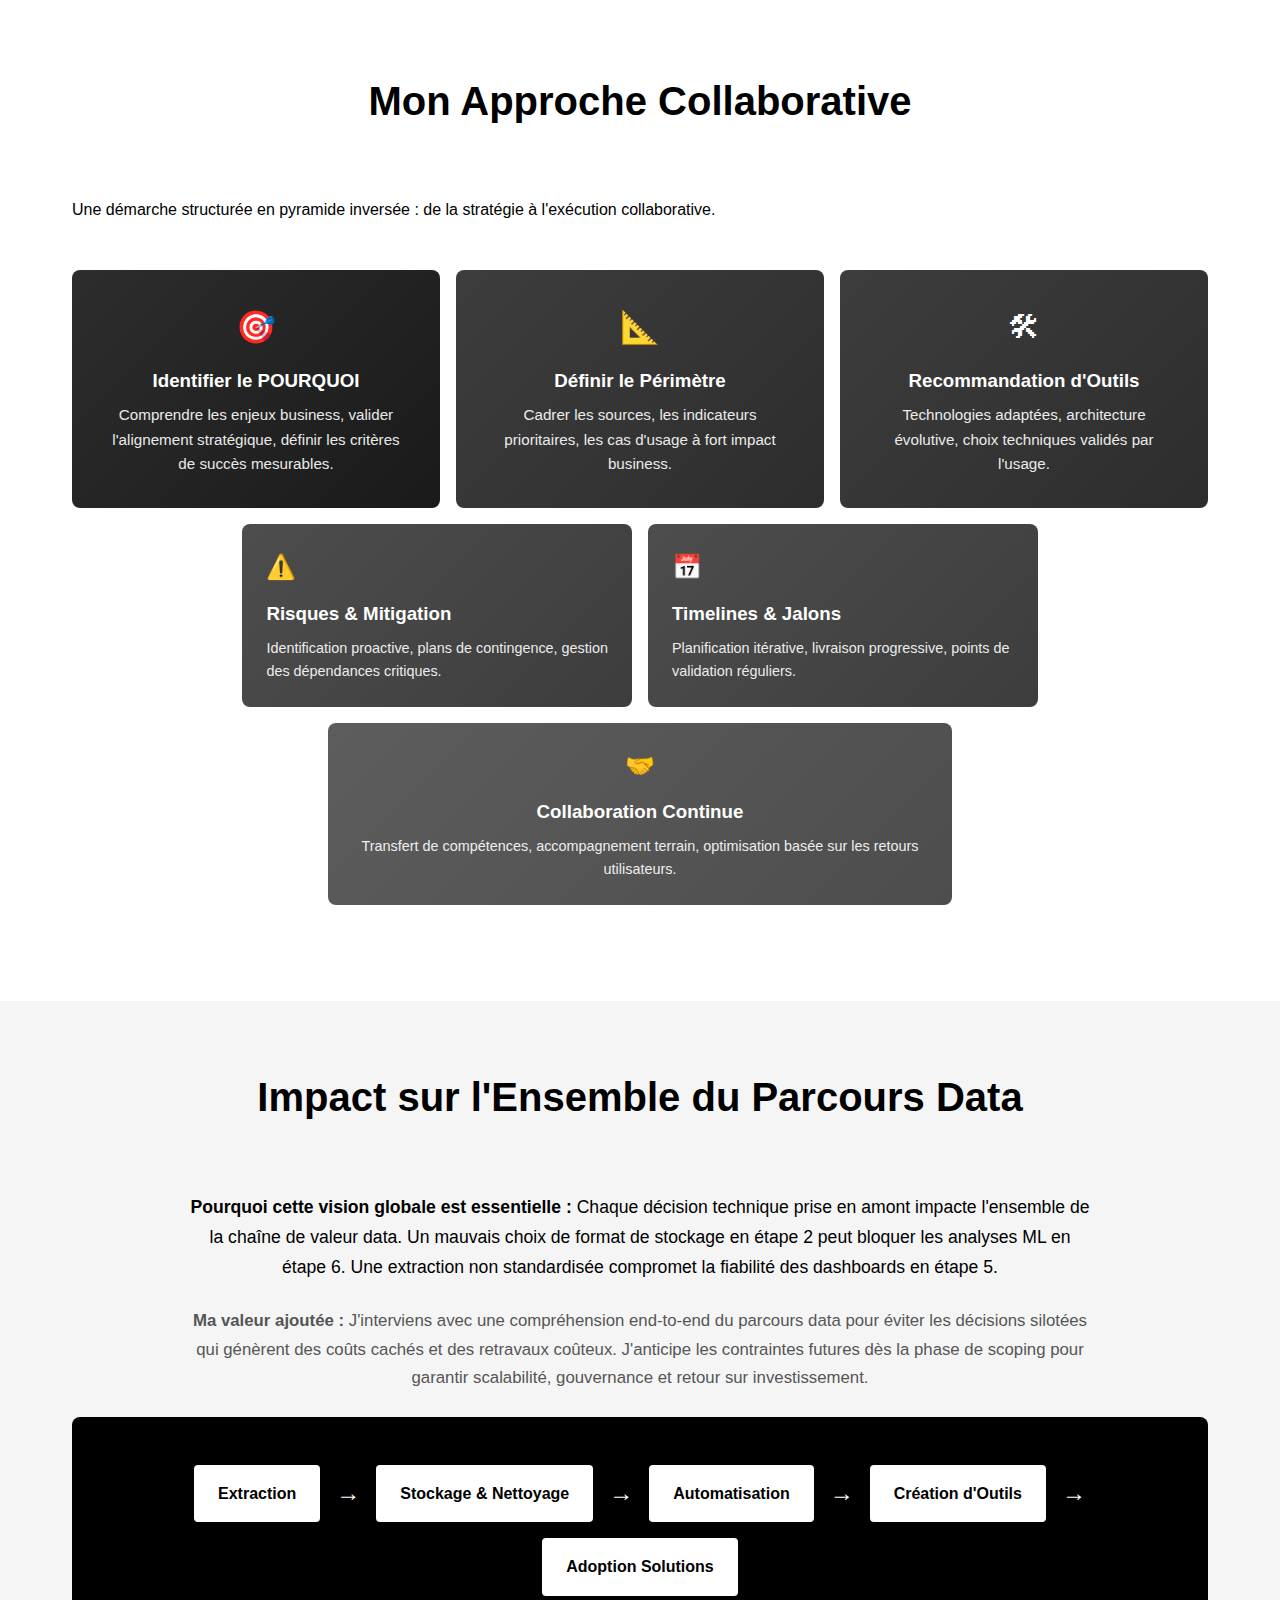
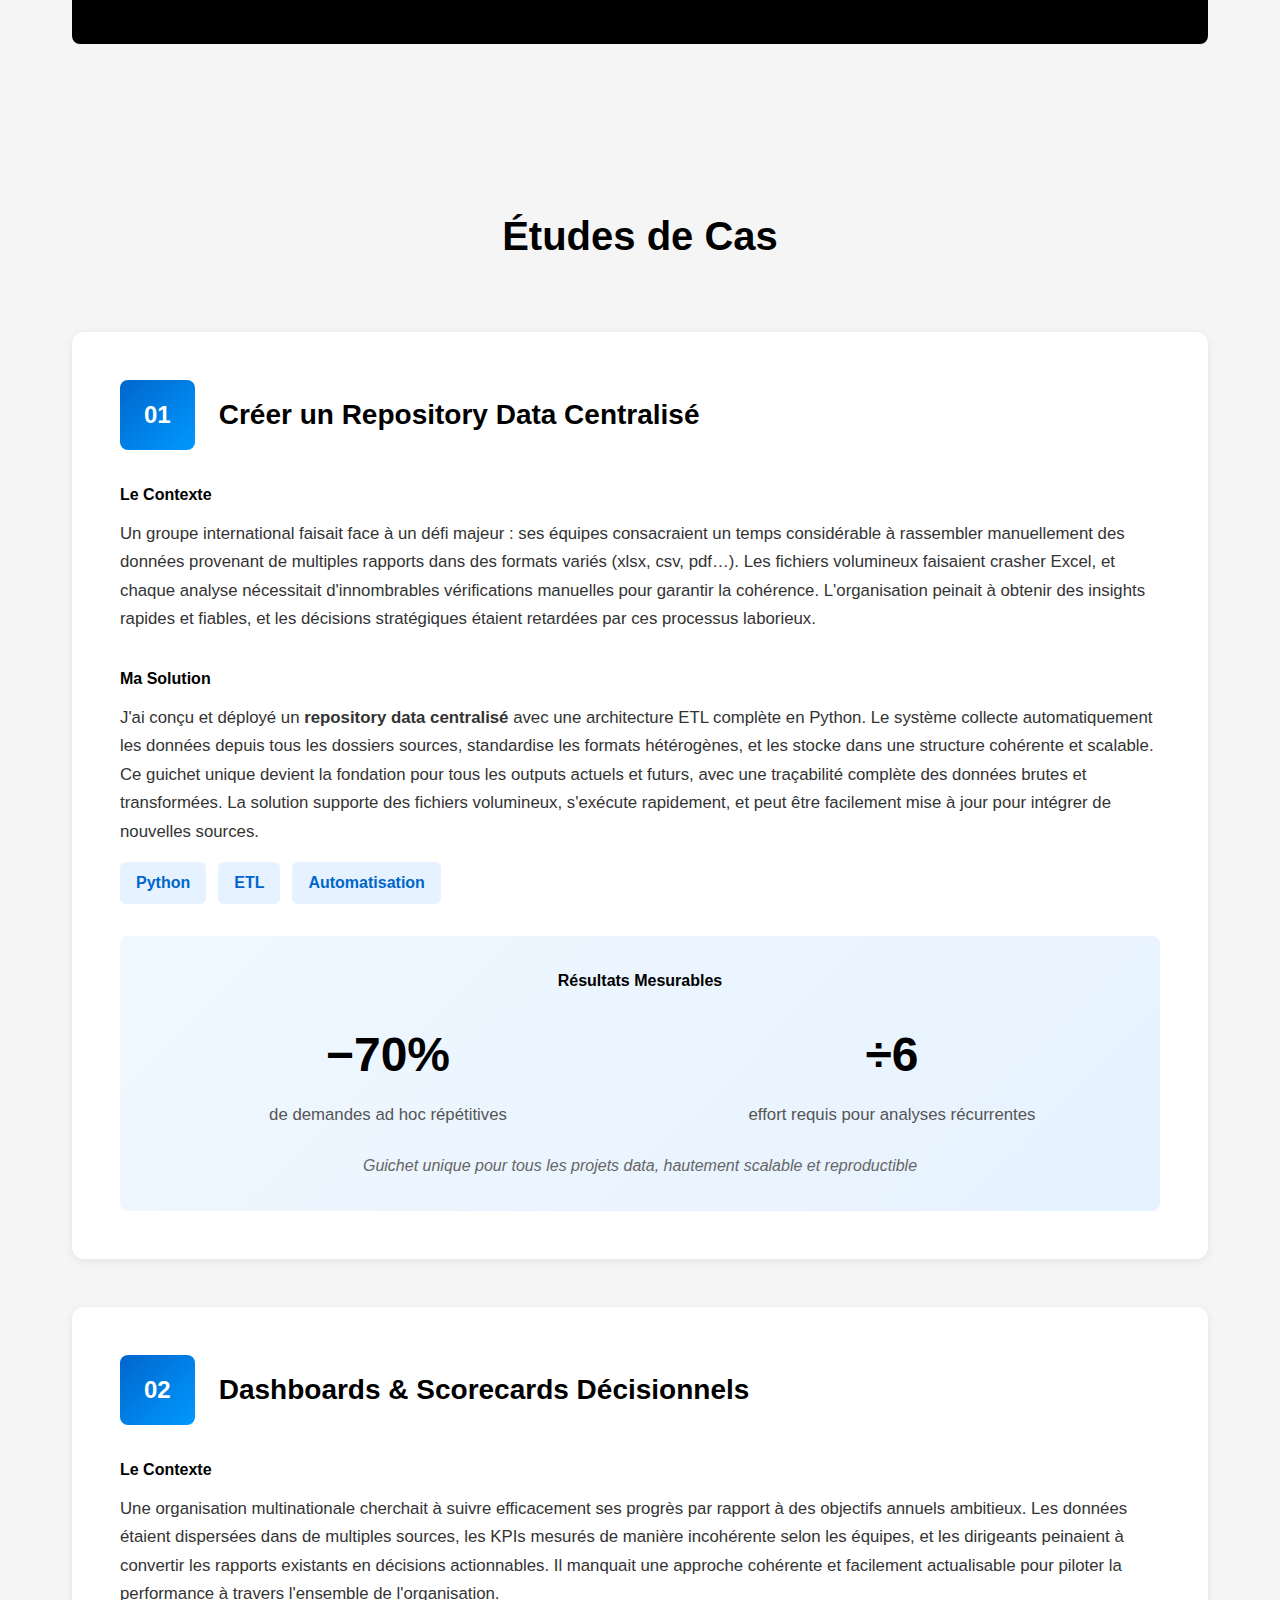
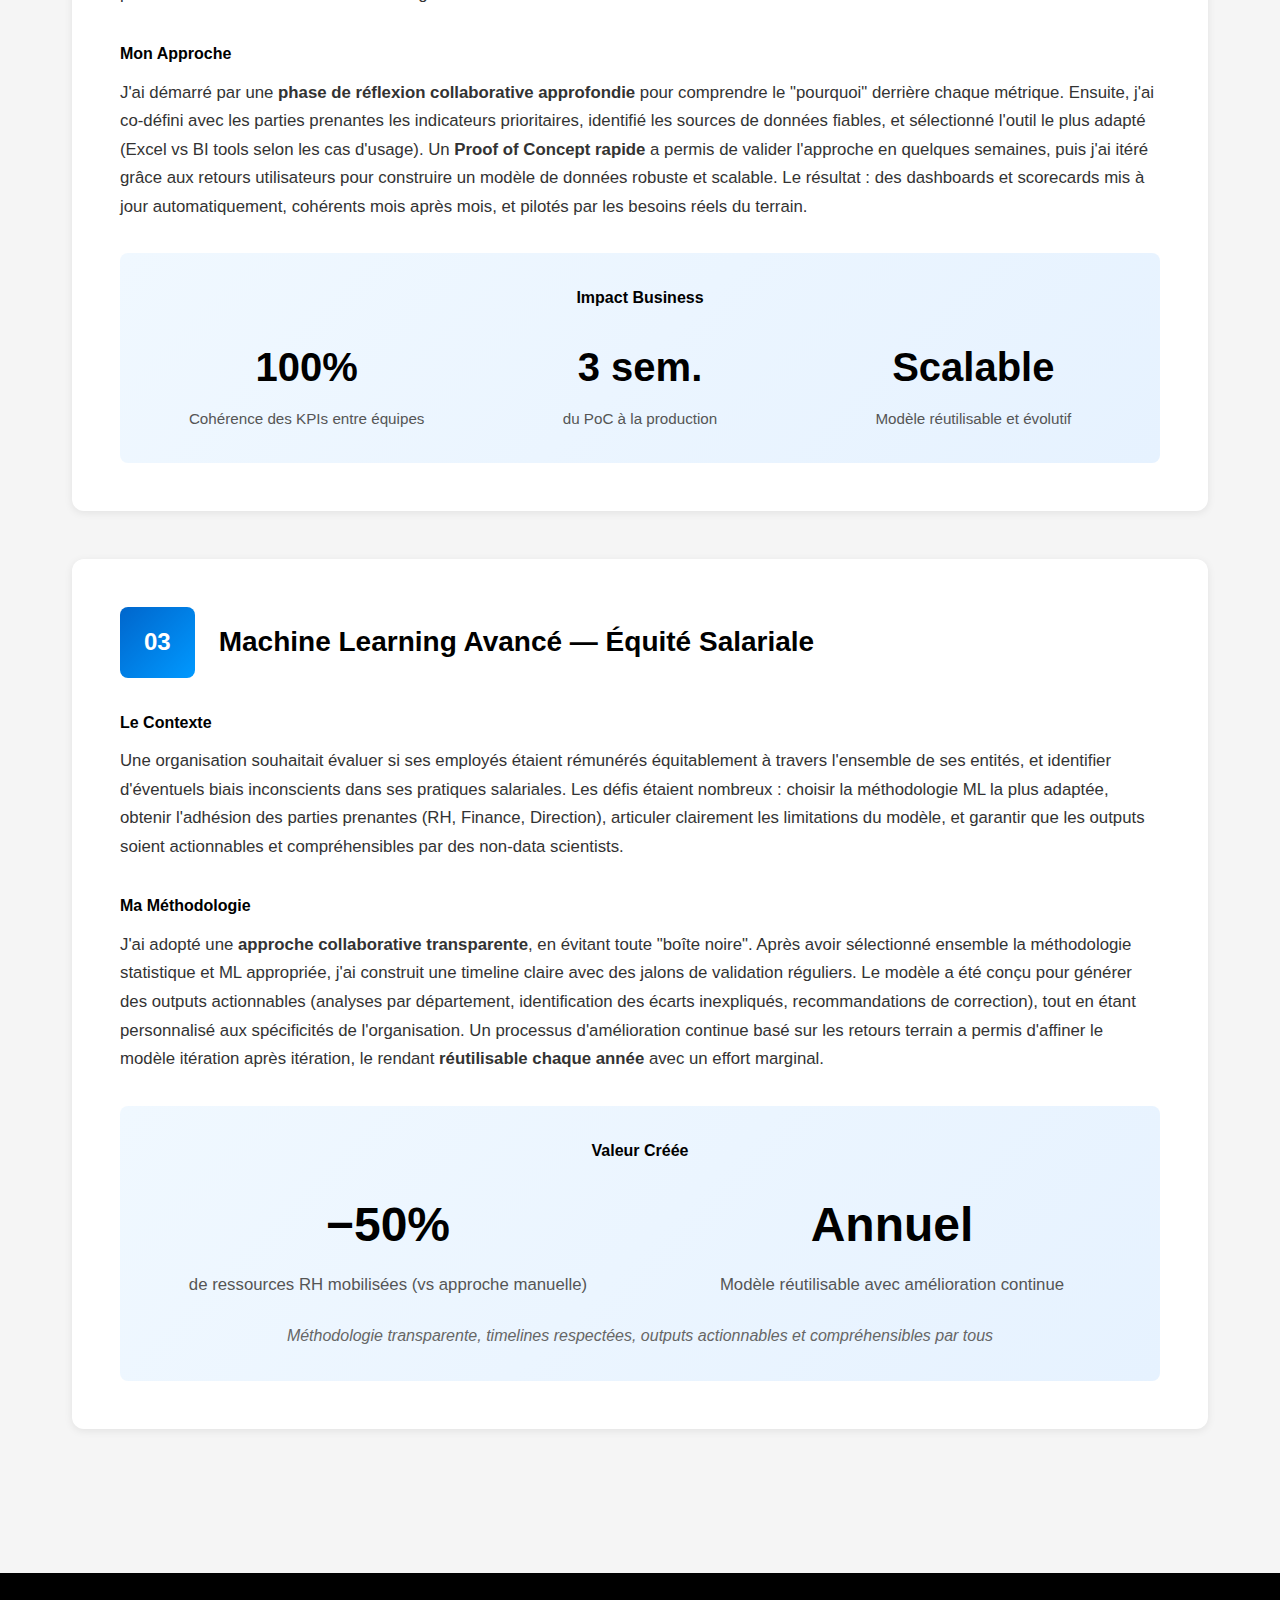
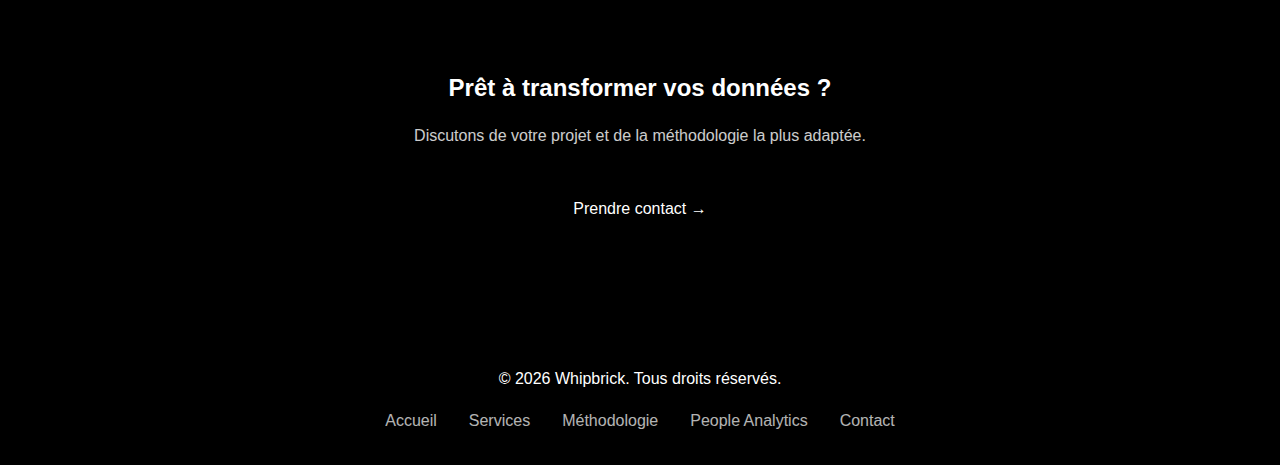
<file: methodology.html>
<!DOCTYPE html>
<html lang="fr">
<head>
    <meta charset="UTF-8">
    <meta name="viewport" content="width=device-width, initial-scale=1.0">
    <title>Méthodologie Data Analytics | Whipbrick - Approche Structurée</title>
    <meta name="description" content="Ma méthodologie data analytics éprouvée. Approche structurée pour réduire le risque décisionnel et maximiser la valeur de vos données.">
    <meta name="keywords" content="méthodologie data analytics, processus data, approche data-driven, gouvernance données, best practices analytics">
    <link rel="canonical" href="https://whipbrick.com/methodology.html">
    <link rel="stylesheet" href="assets/css/style.css">
    <link rel="icon" type="image/png" href="assets/images/logo.png">
    
    <!-- Open Graph -->
    <meta property="og:title" content="Méthodologie Data Analytics | Whipbrick">
    <meta property="og:description" content="Approche structurée pour réduire le risque décisionnel et maximiser la valeur de vos données.">
    <meta property="og:url" content="https://whipbrick.com/methodology.html">
    <meta property="og:type" content="website">
    <meta property="og:locale" content="fr_FR">

    <!-- Google Tag Manager -->
    <script async src="https://www.googletagmanager.com/gtag/js?id=G-VH95PSFM6F"></script>
    <script>
      window.dataLayer = window.dataLayer || [];
      function gtag(){dataLayer.push(arguments);}
      gtag('js', new Date());
      gtag('config', 'G-VH95PSFM6F');
    </script>
</head>
<body>
    <nav class="navbar">
        <div class="container">
            <div class="nav-logo">
                <a href="index.html" style="display: flex; align-items: center; gap: 0.5rem; text-decoration: none; color: inherit;">
                    <img src="assets/images/logo.png" alt="Whipbrick Logo">
                    <span>whipbrick</span>
                </a>
            </div>
            <ul class="nav-menu">
                <li><a href="index.html">Accueil</a></li>
                <li><a href="index.html#services">Services</a></li>
                <li><a href="methodology.html">Méthodologie</a></li>
                <li><a href="people-analytics.html">People Analytics</a></li>
                <li><a href="founder.html">Fondateur</a></li>
                <li><a href="index.html#contact" class="btn-contact">Contact</a></li>
            </ul>
        </div>
    </nav>

    <!-- HERO -->
    <section class="hero">
        <div class="container">
            <h1 class="hero-title">Méthodologie<br><span class="highlight">Data-Driven</span></h1>
            <p class="hero-subtitle">
                Une approche structurée pour réduire le risque décisionnel et maximiser la valeur de vos données.<br>
                <a href="index.html#expertise" style="color: #666; margin-top: 0.5rem; display: inline-block;">← Voir ma Vision 360° de la chaîne data</a>
            </p>
        </div>
    </section>

    <!-- LES CHALLENGES (8 items) -->
    <section class="challenge-section">
        <div class="container">
            <h2 class="section-title">Les Challenges</h2>
            <p class="section-intro">
                Les organisations peinent à implémenter une approche data-driven à cause de ces obstacles récurrents :
            </p>
            <div style="display: grid; grid-template-columns: repeat(4, 1fr); gap: 1.5rem; margin-top: 2rem;">
                <div class="challenge-card">
                    <h3>🎯 Scoping Inadéquat</h3>
                    <p>Projets qui n'aboutissent pas, perte de ressources R&D sans impact business concret</p>
                </div>
                <div class="challenge-card">
                    <h3>📉 Mauvaise Qualité des Données</h3>
                    <p>Absence de gouvernance, difficulté à créer la confiance dans les analyses</p>
                </div>
                <div class="challenge-card">
                    <h3>⚠️ Expertise Technique Limitée</h3>
                    <p>Attentes non satisfaites, retards dans les délais de livraison</p>
                </div>
                <div class="challenge-card">
                    <h3>⏱️ Chronophage</h3>
                    <p>Capacité mobilisée pour tâches manuelles répétitives à faible valeur</p>
                </div>
                <div class="challenge-card">
                    <h3>🔒 Outils Restrictifs</h3>
                    <p>Manque de flexibilité pour améliorations et évolutions futures</p>
                </div>
                <div class="challenge-card">
                    <h3>💰 Solutions Coûteuses</h3>
                    <p>Licences et maintenance onéreuses, limitations des forfaits standards</p>
                </div>
                <div class="challenge-card">
                    <h3>📊 Non Scalable</h3>
                    <p>Limitations connues pour les besoins futurs, architecture non évolutive</p>
                </div>
                <div class="challenge-card">
                    <h3>🚫 Pas d'Adoption</h3>
                    <p>Manque d'ergonomie, absence de boucle de feedback utilisateurs</p>
                </div>
            </div>
        </div>
    </section>

    <!-- NOTRE APPROCHE COLLABORATIVE — Pyramide Inversée -->
    <section class="our-approach">
        <div class="container">
            <h2 class="section-title">Mon Approche Collaborative</h2>
            <p class="approach-intro">
                Une démarche structurée en pyramide inversée : de la stratégie à l'exécution collaborative.
            </p>
            
            <div style="display: flex; flex-direction: column; align-items: center; gap: 1rem; margin-top: 3rem;">
                <!-- Niveau 1 + 2 + 3: POURQUOI + PÉRIMÈTRE + OUTILS (100% largeur, 3 colonnes) -->
                <div style="width: 100%; display: grid; grid-template-columns: 1fr 1fr 1fr; gap: 1rem;">
                    <div style="background: linear-gradient(135deg, #2d2d2d 0%, #1a1a1a 100%); color: white; padding: 2rem; border-radius: 8px; text-align: center;">
                        <div style="font-size: 2rem; margin-bottom: 0.75rem;">🎯</div>
                        <h3 style="margin-bottom: 0.5rem; color: white;">Identifier le POURQUOI</h3>
                        <p style="margin: 0; font-size: 0.95rem; opacity: 0.9;">
                            Comprendre les enjeux business, valider l'alignement stratégique, définir les critères de succès mesurables.
                        </p>
                    </div>
                    <div style="background: linear-gradient(135deg, #3d3d3d 0%, #2d2d2d 100%); color: white; padding: 2rem; border-radius: 8px; text-align: center;">
                        <div style="font-size: 2rem; margin-bottom: 0.75rem;">📐</div>
                        <h3 style="margin-bottom: 0.5rem; color: white;">Définir le Périmètre</h3>
                        <p style="margin: 0; font-size: 0.95rem; opacity: 0.9;">
                            Cadrer les sources, les indicateurs prioritaires, les cas d'usage à fort impact business.
                        </p>
                    </div>
                    <div style="background: linear-gradient(135deg, #3d3d3d 0%, #2d2d2d 100%); color: white; padding: 2rem; border-radius: 8px; text-align: center;">
                        <div style="font-size: 2rem; margin-bottom: 0.75rem;">🛠</div>
                        <h3 style="margin-bottom: 0.5rem; color: white;">Recommandation d'Outils</h3>
                        <p style="margin: 0; font-size: 0.95rem; opacity: 0.9;">
                            Technologies adaptées, architecture évolutive, choix techniques validés par l'usage.
                        </p>
                    </div>
                </div>

                <!-- Niveau 4: RISQUES + TIMELINES (70% largeur, 2 colonnes) -->
                <div style="width: 70%; display: grid; grid-template-columns: 1fr 1fr; gap: 1rem;">
                    <div style="background: linear-gradient(135deg, #4d4d4d 0%, #3d3d3d 100%); color: white; padding: 1.5rem; border-radius: 8px;">
                        <div style="font-size: 1.5rem; margin-bottom: 0.75rem;">⚠️</div>
                        <h3 style="margin-bottom: 0.5rem; color: white;">Risques & Mitigation</h3>
                        <p style="margin: 0; font-size: 0.9rem; opacity: 0.9;">
                            Identification proactive, plans de contingence, gestion des dépendances critiques.
                        </p>
                    </div>
                    <div style="background: linear-gradient(135deg, #4d4d4d 0%, #3d3d3d 100%); color: white; padding: 1.5rem; border-radius: 8px;">
                        <div style="font-size: 1.5rem; margin-bottom: 0.75rem;">📅</div>
                        <h3 style="margin-bottom: 0.5rem; color: white;">Timelines & Jalons</h3>
                        <p style="margin: 0; font-size: 0.9rem; opacity: 0.9;">
                            Planification itérative, livraison progressive, points de validation réguliers.
                        </p>
                    </div>
                </div>

                <!-- Niveau 5: COLLABORATION (55% largeur, étroit) -->
                <div style="width: 55%; background: linear-gradient(135deg, #5d5d5d 0%, #4d4d4d 100%); color: white; padding: 1.5rem; border-radius: 8px; text-align: center;">
                    <div style="font-size: 1.5rem; margin-bottom: 0.75rem;">🤝</div>
                    <h3 style="margin-bottom: 0.5rem; color: white;">Collaboration Continue</h3>
                    <p style="margin: 0; font-size: 0.9rem; opacity: 0.9;">
                        Transfert de compétences, accompagnement terrain, optimisation basée sur les retours utilisateurs.
                    </p>
                </div>
            </div>
        </div>
    </section>

    <!-- IMPACT SUR L'ENSEMBLE DU PARCOURS DATA -->
    <section style="background: var(--color-gray); padding: 4rem 0;">
        <div class="container">
            <h2 class="section-title">Impact sur l'Ensemble du Parcours Data</h2>
            <p style="font-size: 1.1rem; max-width: 900px; margin: 1.5rem auto; text-align: center; line-height: 1.7;">
                <strong>Pourquoi cette vision globale est essentielle :</strong> Chaque décision technique prise en amont impacte l'ensemble de la chaîne de valeur data. 
                Un mauvais choix de format de stockage en étape 2 peut bloquer les analyses ML en étape 6. Une extraction non standardisée compromet la fiabilité des dashboards en étape 5.
            </p>
            <p style="font-size: 1.05rem; max-width: 900px; margin: 1.5rem auto; text-align: center; line-height: 1.7; color: #555;">
                <strong>Ma valeur ajoutée :</strong> J'interviens avec une compréhension end-to-end du parcours data pour éviter les décisions silotées qui génèrent des coûts cachés et des retravaux coûteux. 
                J'anticipe les contraintes futures dès la phase de scoping pour garantir scalabilité, gouvernance et retour sur investissement.
            </p>
            
            <div class="data-journey-impact">
                <div class="impact-timeline">
                    <div class="impact-step">Extraction</div>
                    <div class="impact-arrow">→</div>
                    <div class="impact-step">Stockage & Nettoyage</div>
                    <div class="impact-arrow">→</div>
                    <div class="impact-step">Automatisation</div>
                    <div class="impact-arrow">→</div>
                    <div class="impact-step">Création d'Outils</div>
                    <div class="impact-arrow">→</div>
                    <div class="impact-step">Adoption Solutions</div>
                </div>
            </div>
        </div>
    </section>

    <!-- CASE STUDIES -->
    <section class="case-studies-detailed">
        <div class="container">
            <h2 class="section-title">Études de Cas</h2>
            
            <!-- Case Study 1 -->
            <div class="detailed-case" style="background: white; padding: 3rem; border-radius: 12px; margin-bottom: 3rem; box-shadow: 0 2px 8px rgba(0,0,0,0.08);">
                <div style="display: flex; align-items: center; gap: 1.5rem; margin-bottom: 2rem;">
                    <div style="background: linear-gradient(135deg, #0066cc, #0099ff); color: white; padding: 1rem 1.5rem; border-radius: 8px; font-size: 1.5rem; font-weight: bold;">01</div>
                    <h3 style="margin: 0; font-size: 1.75rem;">Créer un Repository Data Centralisé</h3>
                </div>
                
                <div style="margin-bottom: 2rem;">
                    <h4 style="color: var(--color-primary); margin-bottom: 0.75rem;">Le Contexte</h4>
                    <p style="font-size: 1.05rem; line-height: 1.7; color: #333;">
                        Un groupe international faisait face à un défi majeur : ses équipes consacraient un temps considérable à rassembler manuellement des données provenant de multiples rapports dans des formats variés (xlsx, csv, pdf…). 
                        Les fichiers volumineux faisaient crasher Excel, et chaque analyse nécessitait d'innombrables vérifications manuelles pour garantir la cohérence. 
                        L'organisation peinait à obtenir des insights rapides et fiables, et les décisions stratégiques étaient retardées par ces processus laborieux.
                    </p>
                </div>

                <div style="margin-bottom: 2rem;">
                    <h4 style="color: var(--color-primary); margin-bottom: 0.75rem;">Ma Solution</h4>
                    <p style="font-size: 1.05rem; line-height: 1.7; color: #333;">
                        J'ai conçu et déployé un <strong>repository data centralisé</strong> avec une architecture ETL complète en Python. 
                        Le système collecte automatiquement les données depuis tous les dossiers sources, standardise les formats hétérogènes, et les stocke dans une structure cohérente et scalable. 
                        Ce guichet unique devient la fondation pour tous les outputs actuels et futurs, avec une traçabilité complète des données brutes et transformées. 
                        La solution supporte des fichiers volumineux, s'exécute rapidement, et peut être facilement mise à jour pour intégrer de nouvelles sources.
                    </p>
                    <div style="display: flex; gap: 0.75rem; margin-top: 1rem;">
                        <span style="background: #e6f2ff; color: #0066cc; padding: 0.5rem 1rem; border-radius: 6px; font-weight: 600;">Python</span>
                        <span style="background: #e6f2ff; color: #0066cc; padding: 0.5rem 1rem; border-radius: 6px; font-weight: 600;">ETL</span>
                        <span style="background: #e6f2ff; color: #0066cc; padding: 0.5rem 1rem; border-radius: 6px; font-weight: 600;">Automatisation</span>
                    </div>
                </div>

                <div style="background: linear-gradient(135deg, #f0f8ff, #e6f2ff); padding: 2rem; border-radius: 8px; border-left: 4px solid var(--color-primary);">
                    <h4 style="color: var(--color-primary); margin-bottom: 1.5rem; text-align: center;">Résultats Mesurables</h4>
                    <div style="display: grid; grid-template-columns: repeat(2, 1fr); gap: 2rem;">
                        <div style="text-align: center;">
                            <div style="font-size: 3rem; font-weight: bold; color: var(--color-primary); margin-bottom: 0.5rem;">−70%</div>
                            <p style="margin: 0; font-size: 1.05rem; color: #555;">de demandes ad hoc répétitives</p>
                        </div>
                        <div style="text-align: center;">
                            <div style="font-size: 3rem; font-weight: bold; color: var(--color-primary); margin-bottom: 0.5rem;">÷6</div>
                            <p style="margin: 0; font-size: 1.05rem; color: #555;">effort requis pour analyses récurrentes</p>
                        </div>
                    </div>
                    <p style="margin-top: 1.5rem; text-align: center; font-style: italic; color: #666;">
                        Guichet unique pour tous les projets data, hautement scalable et reproductible
                    </p>
                </div>
            </div>

            <!-- Case Study 2 -->
            <div class="detailed-case" style="background: white; padding: 3rem; border-radius: 12px; margin-bottom: 3rem; box-shadow: 0 2px 8px rgba(0,0,0,0.08);">
                <div style="display: flex; align-items: center; gap: 1.5rem; margin-bottom: 2rem;">
                    <div style="background: linear-gradient(135deg, #0066cc, #0099ff); color: white; padding: 1rem 1.5rem; border-radius: 8px; font-size: 1.5rem; font-weight: bold;">02</div>
                    <h3 style="margin: 0; font-size: 1.75rem;">Dashboards & Scorecards Décisionnels</h3>
                </div>
                
                <div style="margin-bottom: 2rem;">
                    <h4 style="color: var(--color-primary); margin-bottom: 0.75rem;">Le Contexte</h4>
                    <p style="font-size: 1.05rem; line-height: 1.7; color: #333;">
                        Une organisation multinationale cherchait à suivre efficacement ses progrès par rapport à des objectifs annuels ambitieux. 
                        Les données étaient dispersées dans de multiples sources, les KPIs mesurés de manière incohérente selon les équipes, et les dirigeants peinaient à convertir les rapports existants en décisions actionnables. 
                        Il manquait une approche cohérente et facilement actualisable pour piloter la performance à travers l'ensemble de l'organisation.
                    </p>
                </div>

                <div style="margin-bottom: 2rem;">
                    <h4 style="color: var(--color-primary); margin-bottom: 0.75rem;">Mon Approche</h4>
                    <p style="font-size: 1.05rem; line-height: 1.7; color: #333;">
                        J'ai démarré par une <strong>phase de réflexion collaborative approfondie</strong> pour comprendre le "pourquoi" derrière chaque métrique. 
                        Ensuite, j'ai co-défini avec les parties prenantes les indicateurs prioritaires, identifié les sources de données fiables, et sélectionné l'outil le plus adapté (Excel vs BI tools selon les cas d'usage). 
                        Un <strong>Proof of Concept rapide</strong> a permis de valider l'approche en quelques semaines, puis j'ai itéré grâce aux retours utilisateurs pour construire un modèle de données robuste et scalable. 
                        Le résultat : des dashboards et scorecards mis à jour automatiquement, cohérents mois après mois, et pilotés par les besoins réels du terrain.
                    </p>
                </div>

                <div style="background: linear-gradient(135deg, #f0f8ff, #e6f2ff); padding: 2rem; border-radius: 8px; border-left: 4px solid var(--color-primary);">
                    <h4 style="color: var(--color-primary); margin-bottom: 1.5rem; text-align: center;">Impact Business</h4>
                    <div style="display: grid; grid-template-columns: repeat(3, 1fr); gap: 1.5rem; text-align: center;">
                        <div>
                            <div style="font-size: 2.5rem; font-weight: bold; color: var(--color-primary); margin-bottom: 0.5rem;">100%</div>
                            <p style="margin: 0; font-size: 0.95rem; color: #555;">Cohérence des KPIs entre équipes</p>
                        </div>
                        <div>
                            <div style="font-size: 2.5rem; font-weight: bold; color: var(--color-primary); margin-bottom: 0.5rem;">3 sem.</div>
                            <p style="margin: 0; font-size: 0.95rem; color: #555;">du PoC à la production</p>
                        </div>
                        <div>
                            <div style="font-size: 2.5rem; font-weight: bold; color: var(--color-primary); margin-bottom: 0.5rem;">Scalable</div>
                            <p style="margin: 0; font-size: 0.95rem; color: #555;">Modèle réutilisable et évolutif</p>
                        </div>
                    </div>
                </div>
            </div>

            <!-- Case Study 3 -->
            <div class="detailed-case" style="background: white; padding: 3rem; border-radius: 12px; margin-bottom: 3rem; box-shadow: 0 2px 8px rgba(0,0,0,0.08);">
                <div style="display: flex; align-items: center; gap: 1.5rem; margin-bottom: 2rem;">
                    <div style="background: linear-gradient(135deg, #0066cc, #0099ff); color: white; padding: 1rem 1.5rem; border-radius: 8px; font-size: 1.5rem; font-weight: bold;">03</div>
                    <h3 style="margin: 0; font-size: 1.75rem;">Machine Learning Avancé — Équité Salariale</h3>
                </div>
                
                <div style="margin-bottom: 2rem;">
                    <h4 style="color: var(--color-primary); margin-bottom: 0.75rem;">Le Contexte</h4>
                    <p style="font-size: 1.05rem; line-height: 1.7; color: #333;">
                        Une organisation souhaitait évaluer si ses employés étaient rémunérés équitablement à travers l'ensemble de ses entités, et identifier d'éventuels biais inconscients dans ses pratiques salariales. 
                        Les défis étaient nombreux : choisir la méthodologie ML la plus adaptée, obtenir l'adhésion des parties prenantes (RH, Finance, Direction), articuler clairement les limitations du modèle, et garantir que les outputs soient actionnables et compréhensibles par des non-data scientists.
                    </p>
                </div>

                <div style="margin-bottom: 2rem;">
                    <h4 style="color: var(--color-primary); margin-bottom: 0.75rem;">Ma Méthodologie</h4>
                    <p style="font-size: 1.05rem; line-height: 1.7; color: #333;">
                        J'ai adopté une <strong>approche collaborative transparente</strong>, en évitant toute "boîte noire". 
                        Après avoir sélectionné ensemble la méthodologie statistique et ML appropriée, j'ai construit une timeline claire avec des jalons de validation réguliers. 
                        Le modèle a été conçu pour générer des outputs actionnables (analyses par département, identification des écarts inexpliqués, recommandations de correction), tout en étant personnalisé aux spécificités de l'organisation. 
                        Un processus d'amélioration continue basé sur les retours terrain a permis d'affiner le modèle itération après itération, le rendant <strong>réutilisable chaque année</strong> avec un effort marginal.
                    </p>
                </div>

                <div style="background: linear-gradient(135deg, #f0f8ff, #e6f2ff); padding: 2rem; border-radius: 8px; border-left: 4px solid var(--color-primary);">
                    <h4 style="color: var(--color-primary); margin-bottom: 1.5rem; text-align: center;">Valeur Créée</h4>
                    <div style="display: grid; grid-template-columns: repeat(2, 1fr); gap: 2rem;">
                        <div style="text-align: center;">
                            <div style="font-size: 3rem; font-weight: bold; color: var(--color-primary); margin-bottom: 0.5rem;">−50%</div>
                            <p style="margin: 0; font-size: 1.05rem; color: #555;">de ressources RH mobilisées (vs approche manuelle)</p>
                        </div>
                        <div style="text-align: center;">
                            <div style="font-size: 3rem; font-weight: bold; color: var(--color-primary); margin-bottom: 0.5rem;">Annuel</div>
                            <p style="margin: 0; font-size: 1.05rem; color: #555;">Modèle réutilisable avec amélioration continue</p>
                        </div>
                    </div>
                    <p style="margin-top: 1.5rem; text-align: center; font-style: italic; color: #666;">
                        Méthodologie transparente, timelines respectées, outputs actionnables et compréhensibles par tous
                    </p>
                </div>
            </div>
        </div>
    </section>

    <section class="final-cta">
        <div class="container">
            <h2>Prêt à transformer vos données ?</h2>
            <p>Discutons de votre projet et de la méthodologie la plus adaptée.</p>
            <a href="contact.html" class="btn btn-primary">Prendre contact →</a>
        </div>
    </section>

    <footer class="footer">
        <div class="container">
            <p>&copy; 2026 Whipbrick. Tous droits réservés.</p>
            <ul class="footer-links">
                <li><a href="index.html">Accueil</a></li>
                <li><a href="services.html">Services</a></li>
                <li><a href="methodology.html">Méthodologie</a></li>
                <li><a href="people-analytics.html">People Analytics</a></li>
                <li><a href="contact.html">Contact</a></li>
            </ul>
        </div>
    </footer>

    <script src="assets/js/main.js"></script>
</body>
</html>
</file>
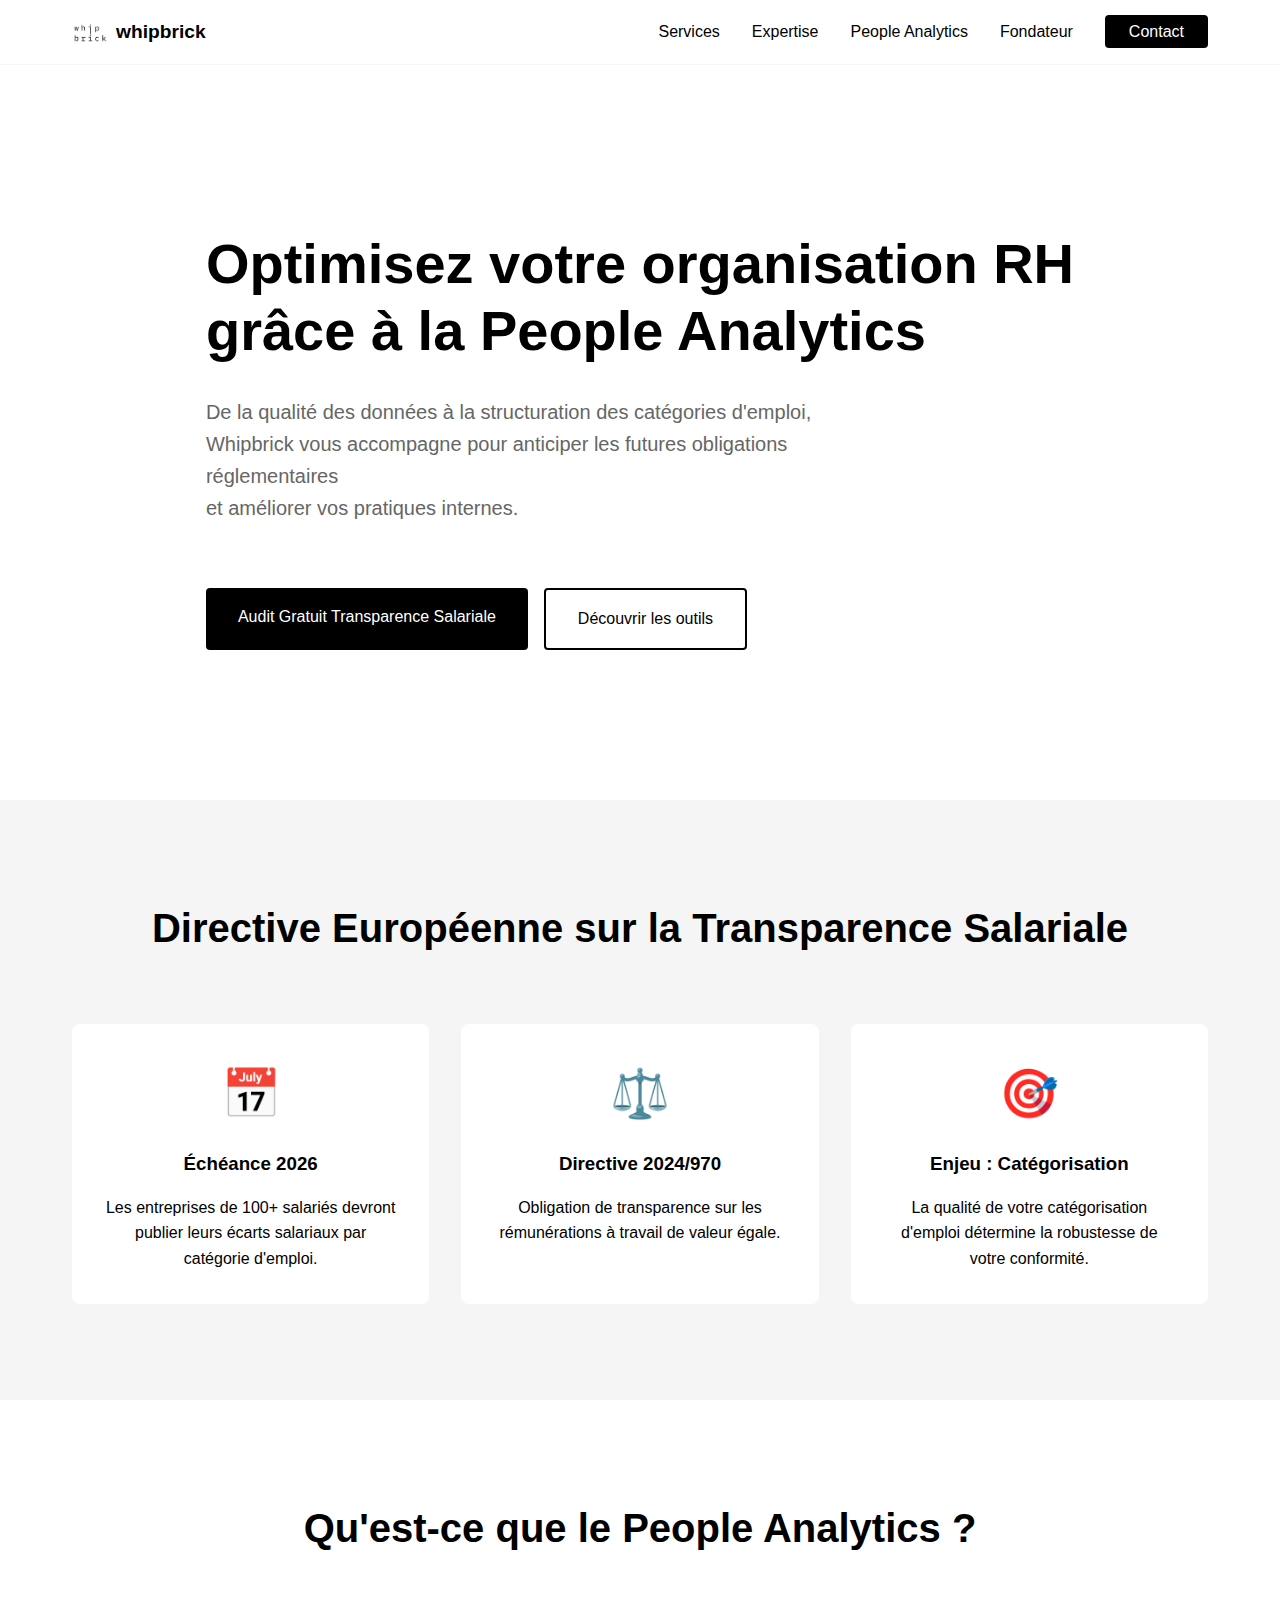
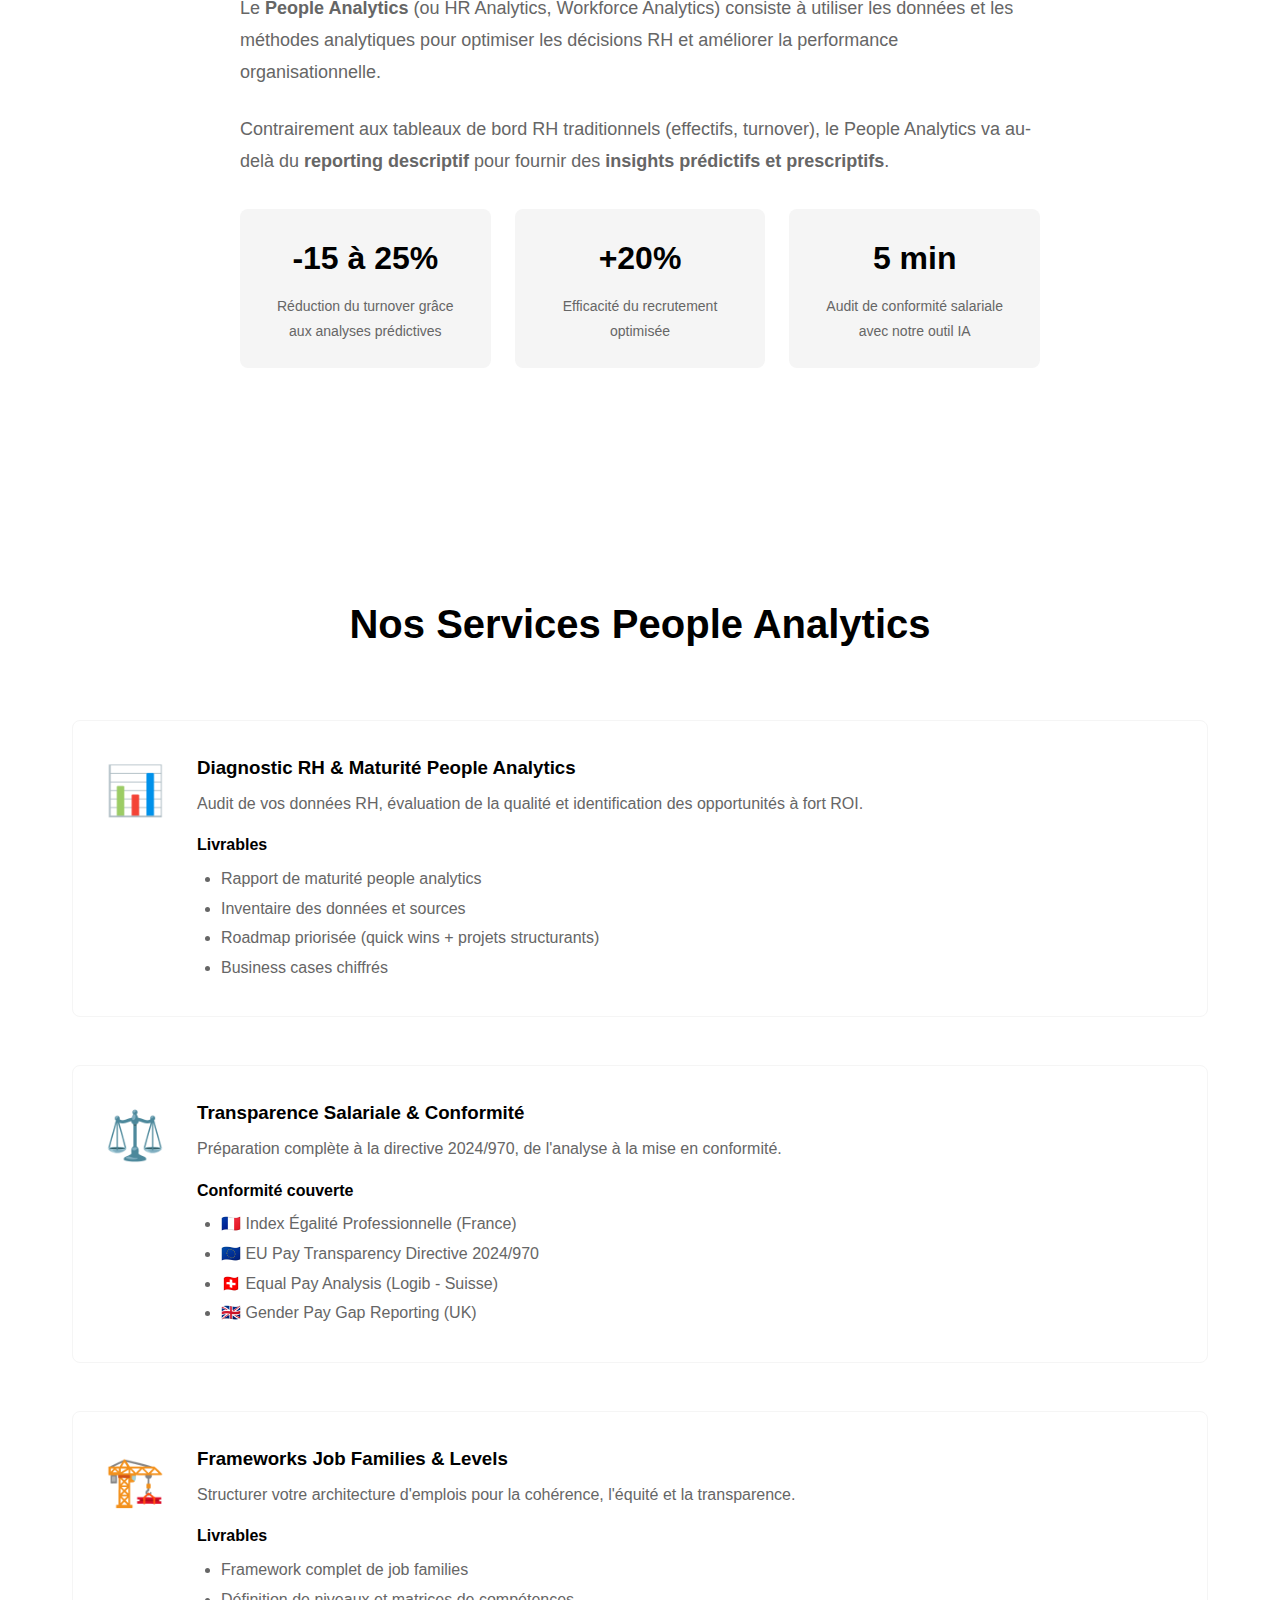
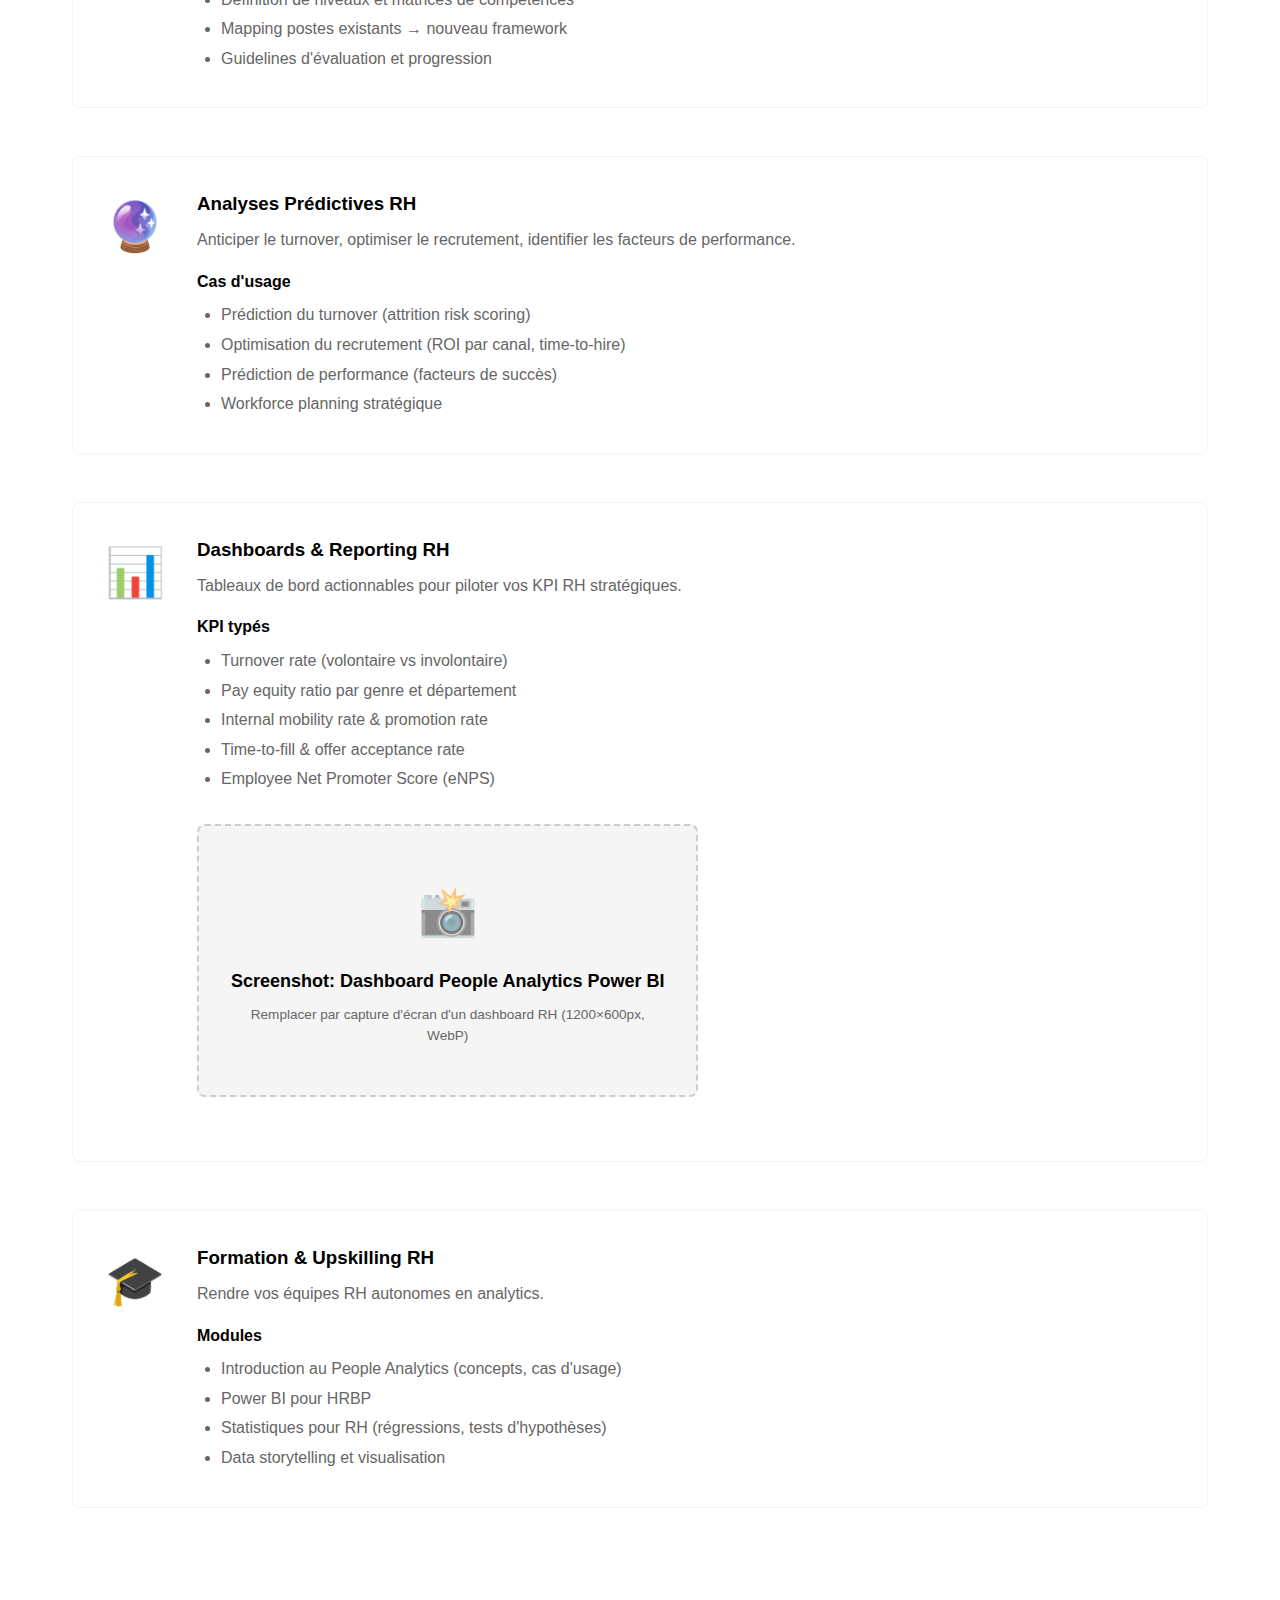
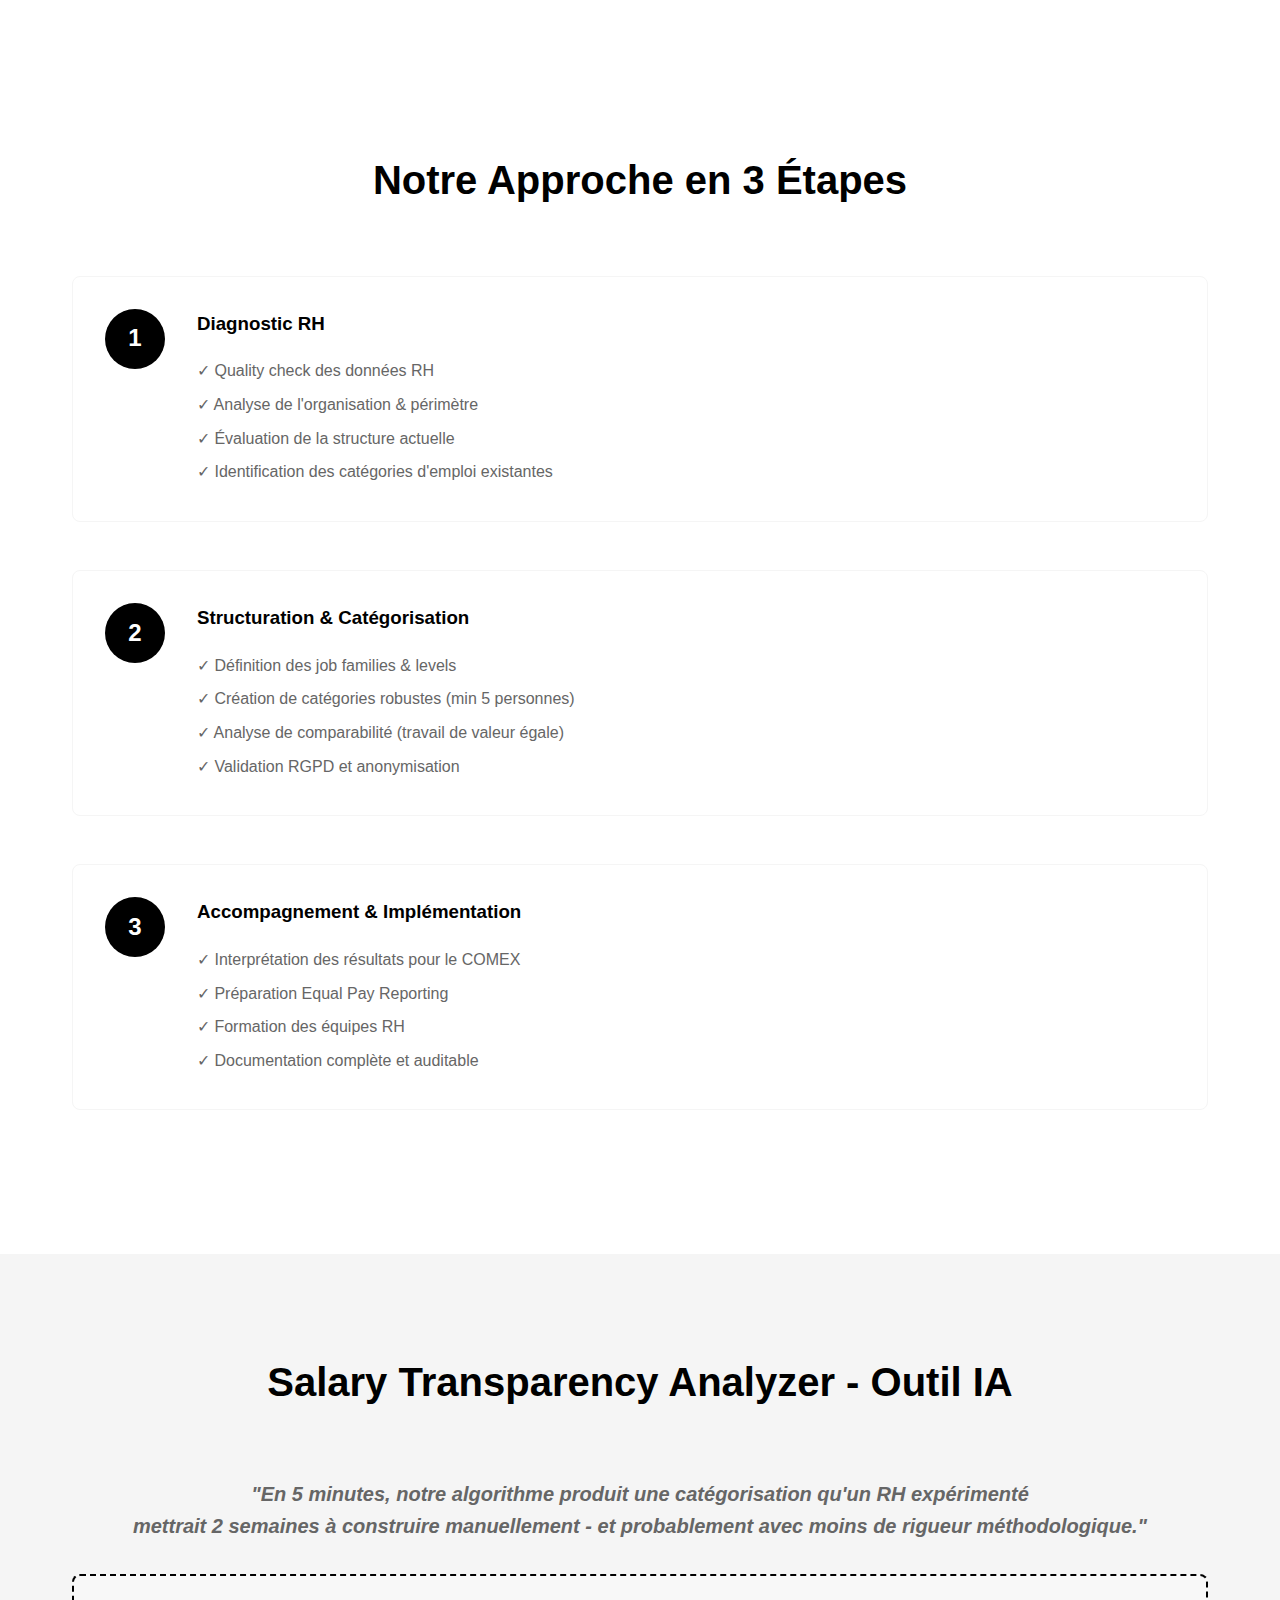
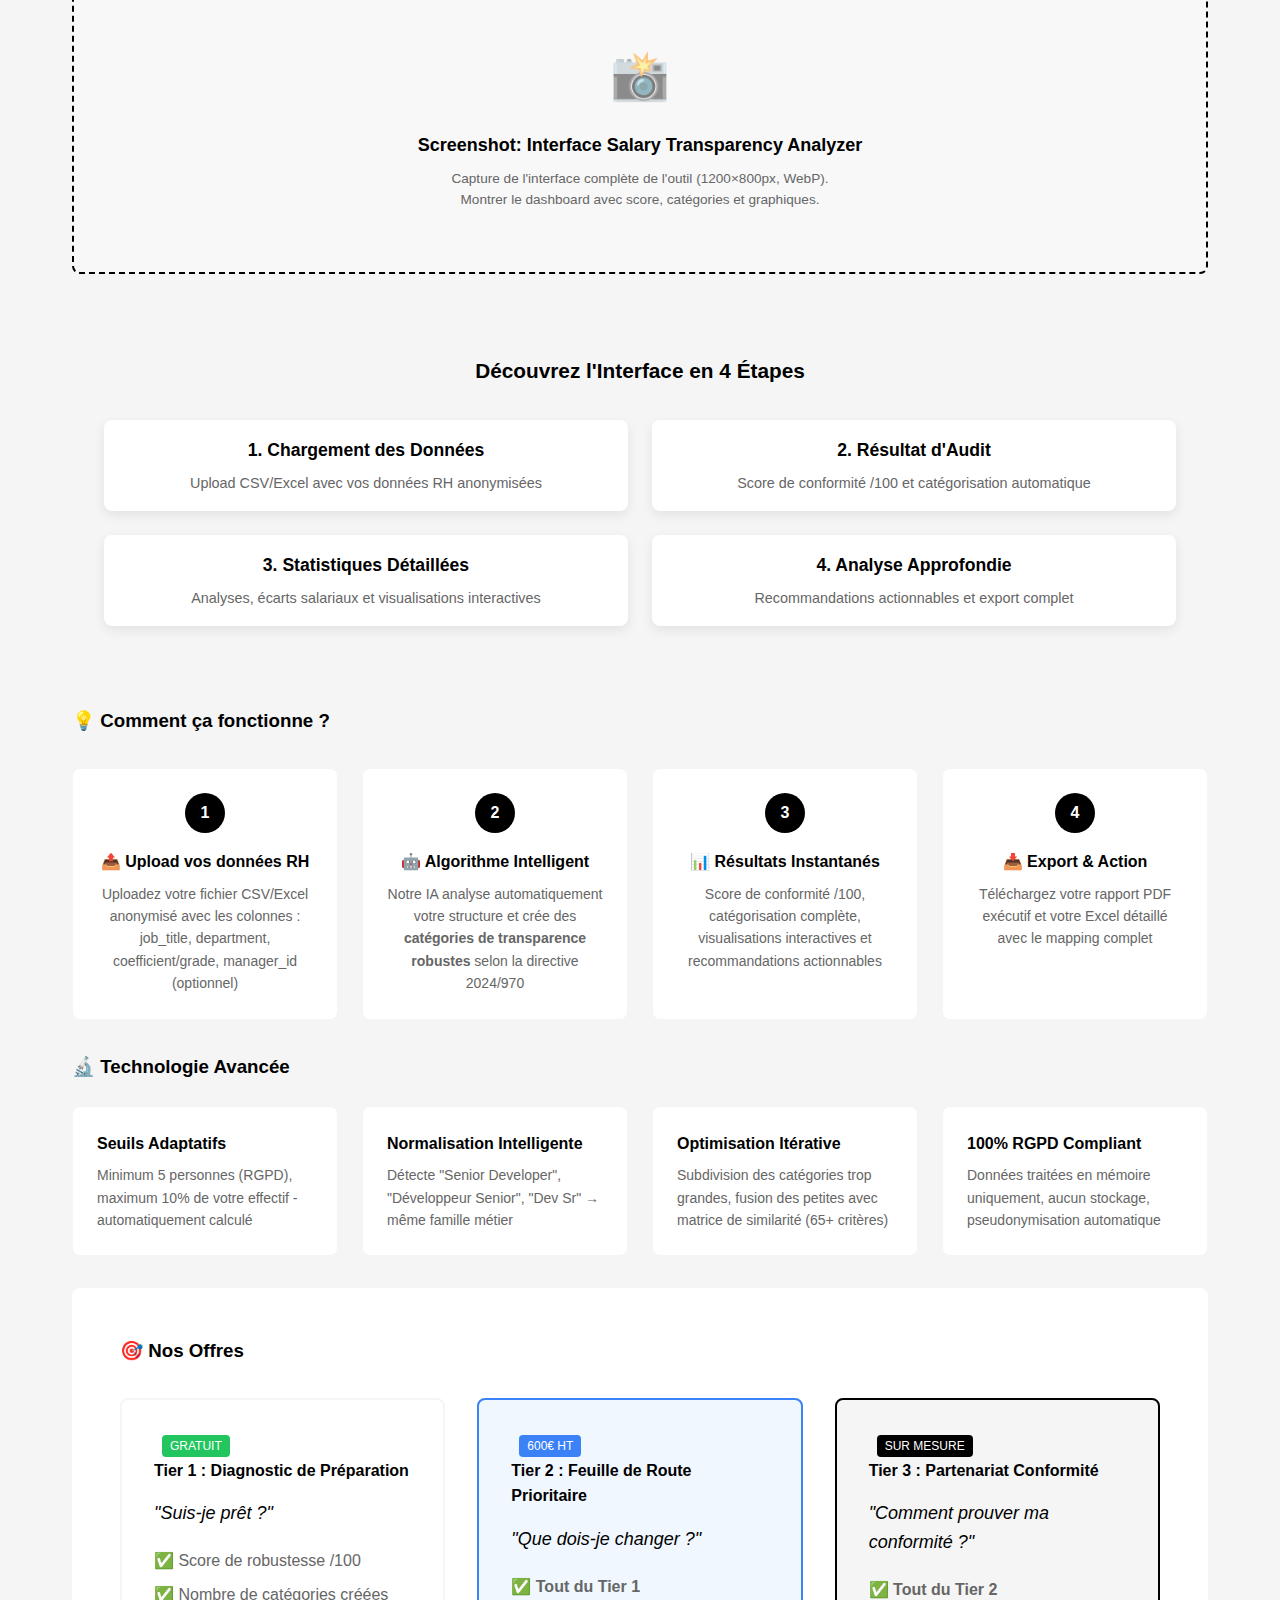
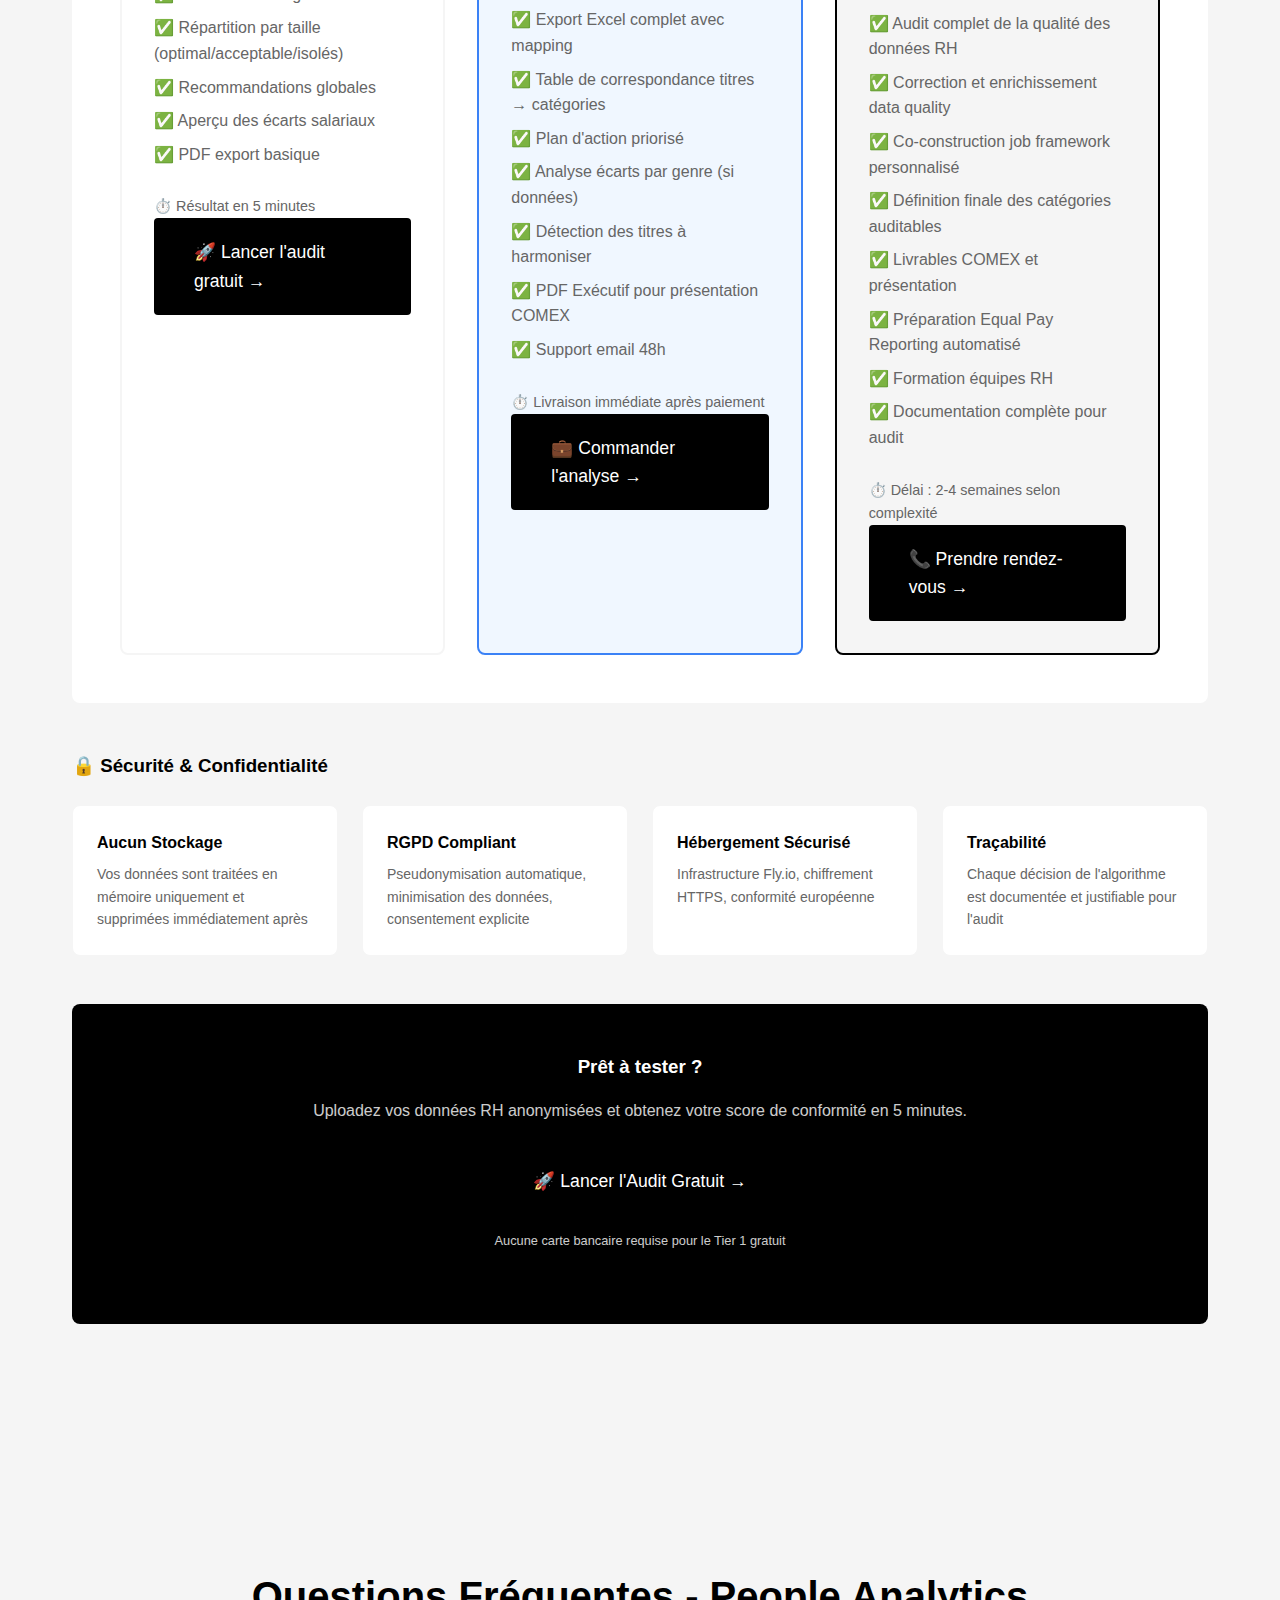
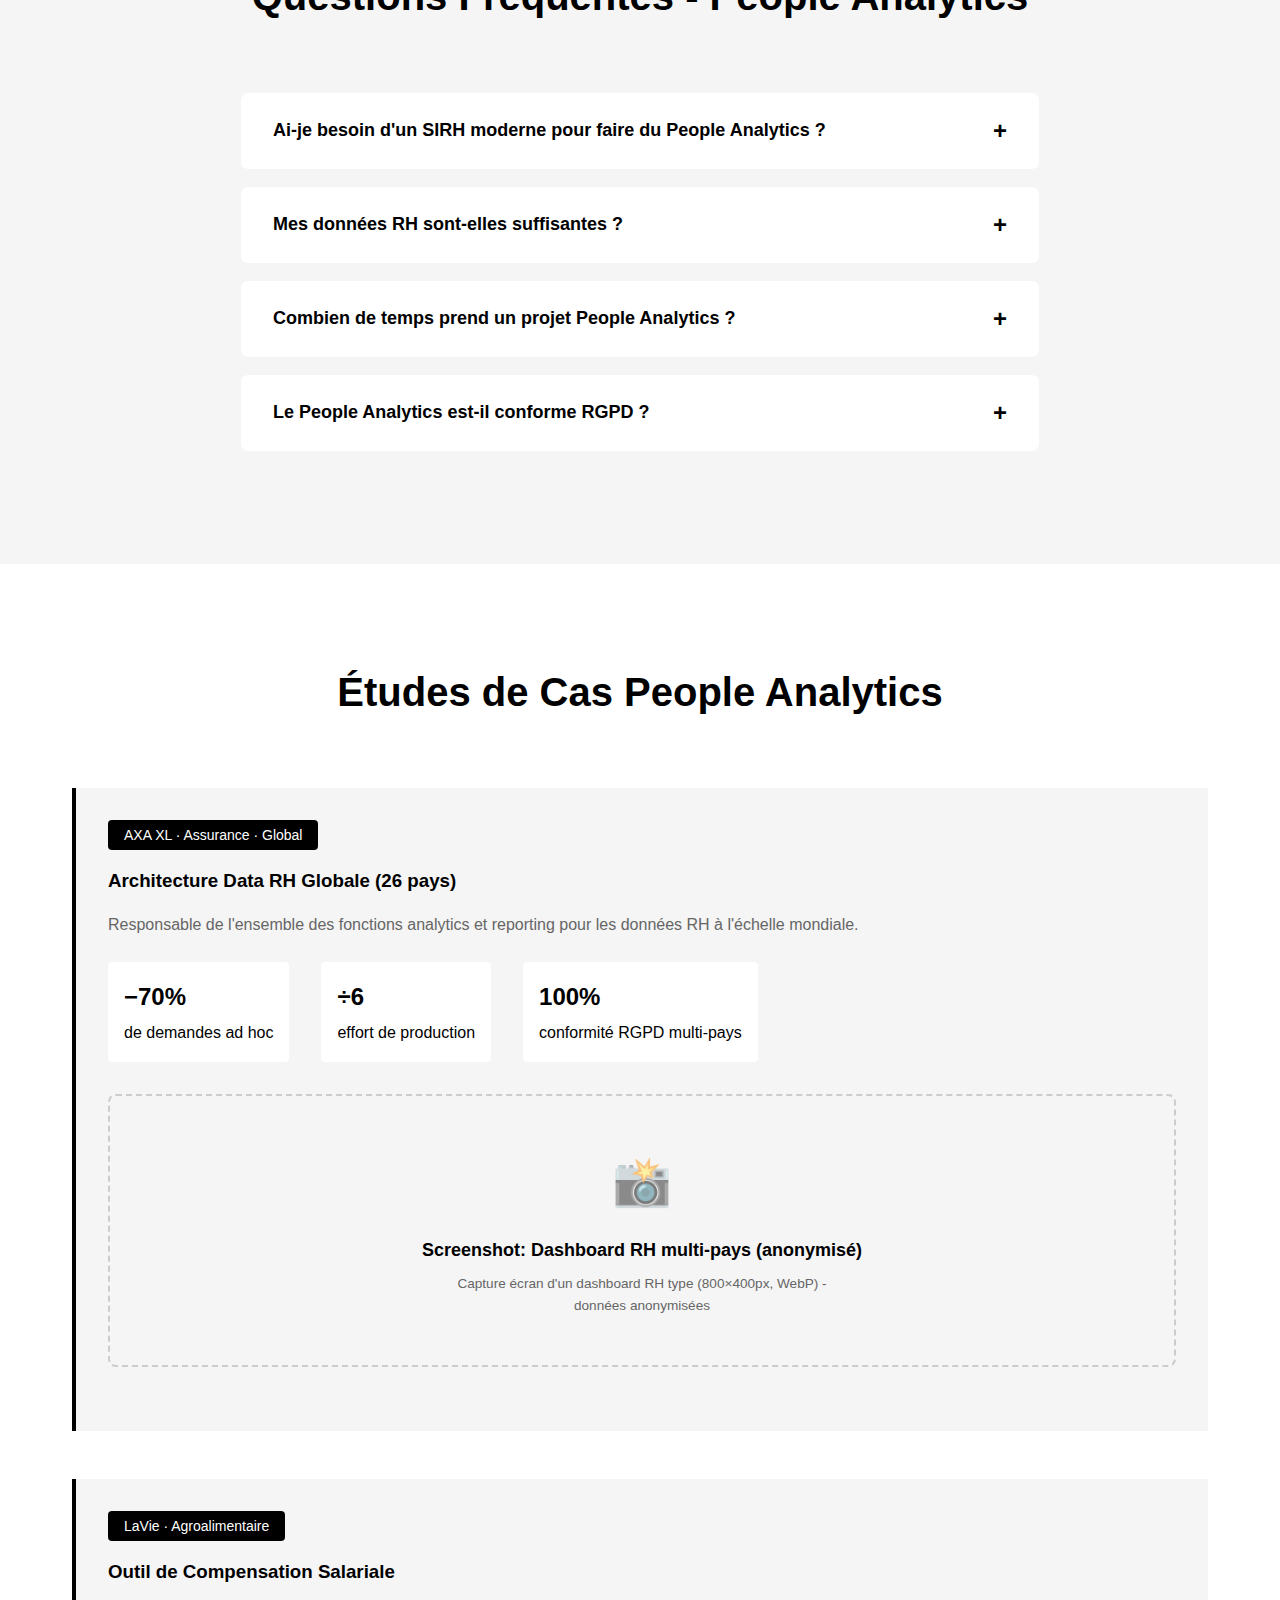
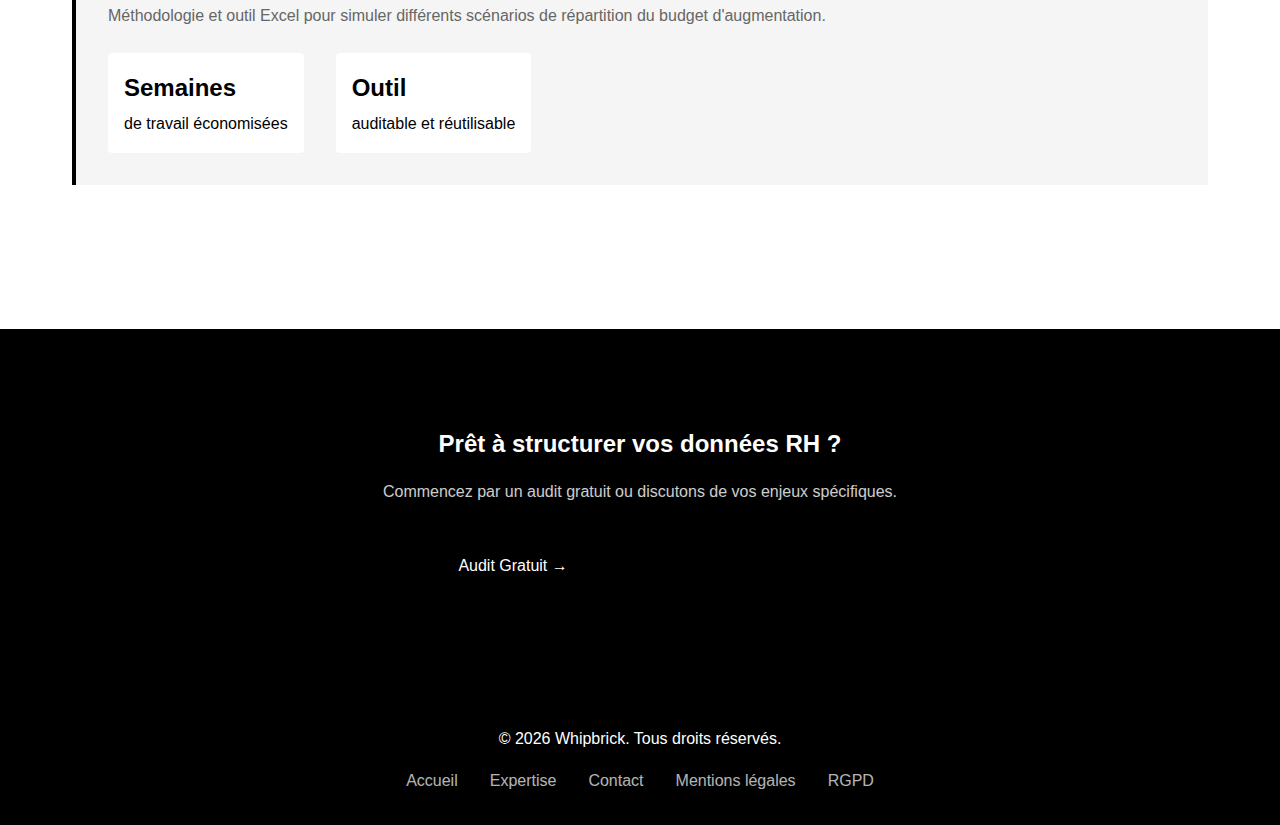
<file: people-analytics.html>
<!DOCTYPE html>
<html lang="fr">
<head>
    <meta charset="UTF-8">
    <meta name="viewport" content="width=device-width, initial-scale=1.0">
    <title>People Analytics & Transparence Salariale | Whipbrick - Directive Européenne 2026</title>
    <meta name="description" content="Expert People Analytics. Audit gratuit transparence salariale pour la directive européenne 2024/970. Catégorisation emploi, equal pay reporting, conformité RGPD.">
    <meta name="keywords" content="people analytics, transparence salariale, directive européenne 2024/970, equal pay reporting, catégories emploi, audit RH, conformité rgpd, job families, écart salarial">
    <link rel="canonical" href="https://whipbrick.com/people-analytics.html">
    <link rel="stylesheet" href="assets/css/style.css">
    <link rel="icon" type="image/png" href="assets/images/logo.png">
    
    <!-- Google Tag Manager -->
    <script async src="https://www.googletagmanager.com/gtag/js?id=G-VH95PSFM6F"></script>
    <script>
      window.dataLayer = window.dataLayer || [];
      function gtag(){dataLayer.push(arguments);}
      gtag('js', new Date());
      gtag('config', 'G-VH95PSFM6F');
    </script>

    <!-- Schema.org Structured Data -->
    <script type="application/ld+json">
    {
      "@context": "https://schema.org",
      "@type": "Service",
      "name": "People Analytics & Transparence Salariale",
      "description": "Expertise People Analytics et conformité directive européenne 2024/970 sur la transparence salariale",
      "provider": {
        "@type": "ProfessionalService",
        "name": "Whipbrick",
        "url": "https://whipbrick.com"
      },
      "areaServed": ["FR", "EU"],
      "serviceType": ["People Analytics", "Pay Transparency", "Equal Pay Reporting", "HR Analytics"]
    }
    </script>

    <!-- FAQPage Schema -->
    <script type="application/ld+json">
    {
      "@context": "https://schema.org",
      "@type": "FAQPage",
      "mainEntity": [
        {
          "@type": "Question",
          "name": "Qu'est-ce que le People Analytics ?",
          "acceptedAnswer": {
            "@type": "Answer",
            "text": "Le People Analytics consiste à utiliser les données et méthodes analytiques pour optimiser les décisions RH et améliorer la performance organisationnelle. Il va au-delà du reporting descriptif pour fournir des insights prédictifs et prescriptifs."
          }
        },
        {
          "@type": "Question",
          "name": "Ai-je besoin d'un SIRH moderne pour faire du People Analytics ?",
          "acceptedAnswer": {
            "@type": "Answer",
            "text": "Non, nous travaillons avec les données disponibles (Excel, exports SIRH). L'important est d'avoir des données structurées et à jour. Nous réalisons un diagnostic pour identifier les données nécessaires."
          }
        },
        {
          "@type": "Question",
          "name": "Le People Analytics est-il conforme RGPD ?",
          "acceptedAnswer": {
            "@type": "Answer",
            "text": "Oui, toutes nos analyses respectent le RGPD. Nous appliquons l'anonymisation, les principes de minimisation des données et de finalité. Les données sont traitées en mémoire uniquement et jamais stockées."
          }
        },
        {
          "@type": "Question",
          "name": "Combien de temps prend un projet People Analytics ?",
          "acceptedAnswer": {
            "@type": "Answer",
            "text": "Diagnostic : 2-4 semaines. Dashboard RH : 4-8 semaines. Analyse prédictive (attrition) : 6-12 semaines. Framework job architecture : 8-16 semaines. L'audit gratuit de transparence salariale prend 5 minutes."
          }
        }
      ]
    }
    </script>

    <!-- Open Graph -->
    <meta property="og:title" content="People Analytics & Transparence Salariale | Whipbrick">
    <meta property="og:description" content="Expert People Analytics. Audit gratuit transparence salariale directive 2024/970. Catégorisation emploi, equal pay reporting, conformité RGPD.">
    <meta property="og:url" content="https://whipbrick.com/people-analytics.html">
    <meta property="og:type" content="website">
    <meta property="og:image" content="https://whipbrick.com/assets/images/logo.png">
    <meta property="og:locale" content="fr_FR">
</head>
<body>
    <!-- NAVIGATION -->
    <nav class="navbar">
        <div class="container">
            <div class="nav-logo">
                <a href="index.html" style="display: flex; align-items: center; gap: 0.5rem; text-decoration: none; color: inherit;">
                    <img src="assets/images/logo.png" alt="Whipbrick Logo">
                    <span>whipbrick</span>
                </a>
            </div>
            <ul class="nav-menu">
                <li><a href="index.html#services">Services</a></li>
                <li><a href="index.html#expertise">Expertise</a></li>
                <li><a href="people-analytics.html">People Analytics</a></li>
                <li><a href="founder.html">Fondateur</a></li>
                <li><a href="index.html#contact" class="btn-contact">Contact</a></li>
            </ul>
        </div>
    </nav>

    <!-- HERO PEOPLE ANALYTICS -->
    <section class="hero">
        <div class="container">
            <div class="hero-content">
                <h1 class="hero-title">
                    Optimisez votre organisation RH<br>
                    <span class="highlight">grâce à la People Analytics</span>
                </h1>
                <p class="hero-subtitle">
                    De la qualité des données à la structuration des catégories d'emploi,<br>
                    Whipbrick vous accompagne pour anticiper les futures obligations réglementaires<br>
                    et améliorer vos pratiques internes.
                </p>
                <div class="hero-cta">
                    <a href="https://paytransparency.whipbrick.com" class="btn btn-primary">Audit Gratuit Transparence Salariale</a>
                    <a href="#outils" class="btn btn-outline">Découvrir les outils</a>
                </div>
            </div>
        </div>
    </section>

    <!-- CONTEXTE RÉGLEMENTAIRE -->
    <section class="regulatory-context">
        <div class="container">
            <h2 class="section-title">Directive Européenne sur la Transparence Salariale</h2>
            <div class="context-grid">
                <div class="context-card">
                    <div class="context-icon">📅</div>
                    <h3>Échéance 2026</h3>
                    <p>Les entreprises de 100+ salariés devront publier leurs écarts salariaux par catégorie d'emploi.</p>
                </div>
                <div class="context-card">
                    <div class="context-icon">⚖️</div>
                    <h3>Directive 2024/970</h3>
                    <p>Obligation de transparence sur les rémunérations à travail de valeur égale.</p>
                </div>
                <div class="context-card">
                    <div class="context-icon">🎯</div>
                    <h3>Enjeu : Catégorisation</h3>
                    <p>La qualité de votre catégorisation d'emploi détermine la robustesse de votre conformité.</p>
                </div>
            </div>
        </div>
    </section>

    <!-- QU'EST-CE QUE LE PEOPLE ANALYTICS -->
    <section class="educational-section">
        <div class="container">
            <div class="educational-content">
                <h2 class="section-title">Qu'est-ce que le People Analytics ?</h2>
                <p>
                    Le <strong>People Analytics</strong> (ou HR Analytics, Workforce Analytics) consiste à utiliser les données 
                    et les méthodes analytiques pour optimiser les décisions RH et améliorer la performance organisationnelle.
                </p>
                <p>
                    Contrairement aux tableaux de bord RH traditionnels (effectifs, turnover), le People Analytics 
                    va au-delà du <strong>reporting descriptif</strong> pour fournir des <strong>insights prédictifs et prescriptifs</strong>.
                </p>
                <div class="impact-metrics">
                    <div class="impact-metric">
                        <span class="metric-value">-15 à 25%</span>
                        <span class="metric-label">Réduction du turnover grâce aux analyses prédictives</span>
                    </div>
                    <div class="impact-metric">
                        <span class="metric-value">+20%</span>
                        <span class="metric-label">Efficacité du recrutement optimisée</span>
                    </div>
                    <div class="impact-metric">
                        <span class="metric-value">5 min</span>
                        <span class="metric-label">Audit de conformité salariale avec notre outil IA</span>
                    </div>
                </div>
            </div>
        </div>
    </section>

    <!-- SERVICES PEOPLE ANALYTICS DÉTAILLÉS -->
    <section class="services-complete">
        <div class="container">
            <h2 class="section-title">Nos Services People Analytics</h2>

            <div class="service-detail">
                <div class="service-icon">📊</div>
                <div class="service-detail-content">
                    <h3>Diagnostic RH & Maturité People Analytics</h3>
                    <p class="service-intro">Audit de vos données RH, évaluation de la qualité et identification des opportunités à fort ROI.</p>
                    <div class="service-deliverables">
                        <h4>Livrables</h4>
                        <ul>
                            <li>Rapport de maturité people analytics</li>
                            <li>Inventaire des données et sources</li>
                            <li>Roadmap priorisée (quick wins + projets structurants)</li>
                            <li>Business cases chiffrés</li>
                        </ul>
                    </div>
                </div>
            </div>

            <div class="service-detail">
                <div class="service-icon">⚖️</div>
                <div class="service-detail-content">
                    <h3>Transparence Salariale & Conformité</h3>
                    <p class="service-intro">Préparation complète à la directive 2024/970, de l'analyse à la mise en conformité.</p>
                    <div class="service-deliverables">
                        <h4>Conformité couverte</h4>
                        <ul>
                            <li>🇫🇷 Index Égalité Professionnelle (France)</li>
                            <li>🇪🇺 EU Pay Transparency Directive 2024/970</li>
                            <li>🇨🇭 Equal Pay Analysis (Logib - Suisse)</li>
                            <li>🇬🇧 Gender Pay Gap Reporting (UK)</li>
                        </ul>
                    </div>
                </div>
            </div>

            <div class="service-detail">
                <div class="service-icon">🏗️</div>
                <div class="service-detail-content">
                    <h3>Frameworks Job Families & Levels</h3>
                    <p class="service-intro">Structurer votre architecture d'emplois pour la cohérence, l'équité et la transparence.</p>
                    <div class="service-deliverables">
                        <h4>Livrables</h4>
                        <ul>
                            <li>Framework complet de job families</li>
                            <li>Définition de niveaux et matrices de compétences</li>
                            <li>Mapping postes existants → nouveau framework</li>
                            <li>Guidelines d'évaluation et progression</li>
                        </ul>
                    </div>
                </div>
            </div>

            <div class="service-detail">
                <div class="service-icon">🔮</div>
                <div class="service-detail-content">
                    <h3>Analyses Prédictives RH</h3>
                    <p class="service-intro">Anticiper le turnover, optimiser le recrutement, identifier les facteurs de performance.</p>
                    <div class="service-deliverables">
                        <h4>Cas d'usage</h4>
                        <ul>
                            <li>Prédiction du turnover (attrition risk scoring)</li>
                            <li>Optimisation du recrutement (ROI par canal, time-to-hire)</li>
                            <li>Prédiction de performance (facteurs de succès)</li>
                            <li>Workforce planning stratégique</li>
                        </ul>
                    </div>
                </div>
            </div>

            <div class="service-detail">
                <div class="service-icon">📊</div>
                <div class="service-detail-content">
                    <h3>Dashboards & Reporting RH</h3>
                    <p class="service-intro">Tableaux de bord actionnables pour piloter vos KPI RH stratégiques.</p>
                    <div class="service-deliverables">
                        <h4>KPI typés</h4>
                        <ul>
                            <li>Turnover rate (volontaire vs involontaire)</li>
                            <li>Pay equity ratio par genre et département</li>
                            <li>Internal mobility rate &amp; promotion rate</li>
                            <li>Time-to-fill &amp; offer acceptance rate</li>
                            <li>Employee Net Promoter Score (eNPS)</li>
                        </ul>
                    </div>
                    <!-- SCREENSHOT PLACEHOLDER -->
                    <div class="screenshot-placeholder">
                        <div class="placeholder-icon">📸</div>
                        <div class="placeholder-label">Screenshot: Dashboard People Analytics Power BI</div>
                        <div class="placeholder-hint">Remplacer par capture d'écran d'un dashboard RH (1200×600px, WebP)</div>
                    </div>
                </div>
            </div>

            <div class="service-detail">
                <div class="service-icon">🎓</div>
                <div class="service-detail-content">
                    <h3>Formation & Upskilling RH</h3>
                    <p class="service-intro">Rendre vos équipes RH autonomes en analytics.</p>
                    <div class="service-deliverables">
                        <h4>Modules</h4>
                        <ul>
                            <li>Introduction au People Analytics (concepts, cas d'usage)</li>
                            <li>Power BI pour HRBP</li>
                            <li>Statistiques pour RH (régressions, tests d'hypothèses)</li>
                            <li>Data storytelling et visualisation</li>
                        </ul>
                    </div>
                </div>
            </div>
        </div>
    </section>
    <section class="approach">
        <div class="container">
            <h2 class="section-title">Notre Approche en 3 Étapes</h2>
            
            <div class="approach-step">
                <div class="step-number">1</div>
                <div class="step-content">
                    <h3>Diagnostic RH</h3>
                    <ul class="approach-list">
                        <li>✓ Quality check des données RH</li>
                        <li>✓ Analyse de l'organisation & périmètre</li>
                        <li>✓ Évaluation de la structure actuelle</li>
                        <li>✓ Identification des catégories d'emploi existantes</li>
                    </ul>
                </div>
            </div>

            <div class="approach-step">
                <div class="step-number">2</div>
                <div class="step-content">
                    <h3>Structuration & Catégorisation</h3>
                    <ul class="approach-list">
                        <li>✓ Définition des job families & levels</li>
                        <li>✓ Création de catégories robustes (min 5 personnes)</li>
                        <li>✓ Analyse de comparabilité (travail de valeur égale)</li>
                        <li>✓ Validation RGPD et anonymisation</li>
                    </ul>
                </div>
            </div>

            <div class="approach-step">
                <div class="step-number">3</div>
                <div class="step-content">
                    <h3>Accompagnement & Implémentation</h3>
                    <ul class="approach-list">
                        <li>✓ Interprétation des résultats pour le COMEX</li>
                        <li>✓ Préparation Equal Pay Reporting</li>
                        <li>✓ Formation des équipes RH</li>
                        <li>✓ Documentation complète et auditable</li>
                    </ul>
                </div>
            </div>
        </div>
    </section>

    <!-- OUTILS DÉDIÉS -->
    <section id="outils" class="tools-section">
        <div class="container">
            <h2 class="section-title">Salary Transparency Analyzer - Outil IA</h2>
            
            <div class="tool-hero">
                <p class="tool-tagline">
                    <strong>"En 5 minutes, notre algorithme produit une catégorisation qu'un RH expérimenté<br>
                    mettrait 2 semaines à construire manuellement - et probablement avec moins de rigueur méthodologique."</strong>
                </p>
                <!-- SCREENSHOT PLACEHOLDER: Salary Transparency Analyzer -->
                <div class="screenshot-placeholder screenshot-tool screenshot-wide">
                    <div class="placeholder-icon">📸</div>
                    <div class="placeholder-label">Screenshot: Interface Salary Transparency Analyzer</div>
                    <div class="placeholder-hint">Capture de l'interface complète de l'outil (1200×800px, WebP). Montrer le dashboard avec score, catégories et graphiques.</div>
                </div>
            </div>

            <!-- GALERIE SCREENSHOTS — 4 cadrans -->
            <div style="margin: 3rem 0; padding: 2rem; background: var(--color-gray); border-radius: 8px;">
                <h3 style="text-align: center; margin-bottom: 2rem; font-size: 1.3rem;">Découvrez l'Interface en 4 Étapes</h3>
                <div style="display: grid; grid-template-columns: repeat(2, 1fr); gap: 1.5rem;">
                    <!-- 1. Data Loading -->
                    <div style="border-radius: 8px; overflow: hidden; background: var(--color-white); box-shadow: 0 4px 12px rgba(0,0,0,0.08);">
                        <img src="docs/Data_Loading.PNG" 
                             alt="Étape 1 : Chargement des données - Interface de upload CSV/Excel" 
                             width="100%" height="auto" loading="lazy"
                             style="display: block; width: 100%;">
                        <div style="padding: 1rem; text-align: center;">
                            <h4 style="margin: 0 0 0.5rem 0; font-size: 1.1rem;">1. Chargement des Données</h4>
                            <p style="margin: 0; font-size: 0.9rem; color: var(--color-gray-dark);">Upload CSV/Excel avec vos données RH anonymisées</p>
                        </div>
                    </div>

                    <!-- 2. Resultat Audit -->
                    <div style="border-radius: 8px; overflow: hidden; background: var(--color-white); box-shadow: 0 4px 12px rgba(0,0,0,0.08);">
                        <img src="docs/Resultat_Audit.PNG" 
                             alt="Étape 2 : Résultat d'Audit - Score de conformité et catégorisation" 
                             width="100%" height="auto" loading="lazy"
                             style="display: block; width: 100%;">
                        <div style="padding: 1rem; text-align: center;">
                            <h4 style="margin: 0 0 0.5rem 0; font-size: 1.1rem;">2. Résultat d'Audit</h4>
                            <p style="margin: 0; font-size: 0.9rem; color: var(--color-gray-dark);">Score de conformité /100 et catégorisation automatique</p>
                        </div>
                    </div>

                    <!-- 3. Statistiques détaillées -->
                    <div style="border-radius: 8px; overflow: hidden; background: var(--color-white); box-shadow: 0 4px 12px rgba(0,0,0,0.08);">
                        <img src="docs/Statistiques_details.PNG" 
                             alt="Étape 3 : Statistiques Détaillées - Analyses et visualisations data" 
                             width="100%" height="auto" loading="lazy"
                             style="display: block; width: 100%;">
                        <div style="padding: 1rem; text-align: center;">
                            <h4 style="margin: 0 0 0.5rem 0; font-size: 1.1rem;">3. Statistiques Détaillées</h4>
                            <p style="margin: 0; font-size: 0.9rem; color: var(--color-gray-dark);">Analyses, écarts salariaux et visualisations interactives</p>
                        </div>
                    </div>

                    <!-- 4. Analyse Approfondie -->
                    <div style="border-radius: 8px; overflow: hidden; background: var(--color-white); box-shadow: 0 4px 12px rgba(0,0,0,0.08);">
                        <img src="docs/AnalyseApprofondie.PNG" 
                             alt="Étape 4 : Analyse Approfondie - Recommandations actionnables" 
                             width="100%" height="auto" loading="lazy"
                             style="display: block; width: 100%;">
                        <div style="padding: 1rem; text-align: center;">
                            <h4 style="margin: 0 0 0.5rem 0; font-size: 1.1rem;">4. Analyse Approfondie</h4>
                            <p style="margin: 0; font-size: 0.9rem; color: var(--color-gray-dark);">Recommandations actionnables et export complet</p>
                        </div>
                    </div>
                </div>
            </div>
            <div class="tool-how-it-works">
                <h3>💡 Comment ça fonctionne ?</h3>
                <div class="workflow-steps">
                    <div class="workflow-step">
                        <div class="step-num">1</div>
                        <h4>📤 Upload vos données RH</h4>
                        <p>Uploadez votre fichier CSV/Excel anonymisé avec les colonnes : job_title, department, coefficient/grade, manager_id (optionnel)</p>
                    </div>
                    <div class="workflow-step">
                        <div class="step-num">2</div>
                        <h4>🤖 Algorithme Intelligent</h4>
                        <p>Notre IA analyse automatiquement votre structure et crée des <strong>catégories de transparence robustes</strong> selon la directive 2024/970</p>
                    </div>
                    <div class="workflow-step">
                        <div class="step-num">3</div>
                        <h4>📊 Résultats Instantanés</h4>
                        <p>Score de conformité /100, catégorisation complète, visualisations interactives et recommandations actionnables</p>
                    </div>
                    <div class="workflow-step">
                        <div class="step-num">4</div>
                        <h4>📥 Export & Action</h4>
                        <p>Téléchargez votre rapport PDF exécutif et votre Excel détaillé avec le mapping complet</p>
                    </div>
                </div>
            </div>

            <!-- TECHNOLOGIE -->
            <div class="tool-tech">
                <h3>🔬 Technologie Avancée</h3>
                <div class="tech-features">
                    <div class="tech-feature">
                        <h4>Seuils Adaptatifs</h4>
                        <p>Minimum 5 personnes (RGPD), maximum 10% de votre effectif - automatiquement calculé</p>
                    </div>
                    <div class="tech-feature">
                        <h4>Normalisation Intelligente</h4>
                        <p>Détecte "Senior Developer", "Développeur Senior", "Dev Sr" → même famille métier</p>
                    </div>
                    <div class="tech-feature">
                        <h4>Optimisation Itérative</h4>
                        <p>Subdivision des catégories trop grandes, fusion des petites avec matrice de similarité (65+ critères)</p>
                    </div>
                    <div class="tech-feature">
                        <h4>100% RGPD Compliant</h4>
                        <p>Données traitées en mémoire uniquement, aucun stockage, pseudonymisation automatique</p>
                    </div>
                </div>
            </div>

            <!-- OFFRES -->
            <div class="tool-highlight">
                <h3>🎯 Nos Offres</h3>
                <div class="tool-highlight-content">
                    <div class="tool-features">
                        <div class="feature-box">
                            <span class="badge badge-free">GRATUIT</span>
                            <h4>Tier 1 : Diagnostic de Préparation</h4>
                            <p class="tier-question"><em>"Suis-je prêt ?"</em></p>
                            <ul>
                                <li>✅ Score de robustesse /100</li>
                                <li>✅ Nombre de catégories créées</li>
                                <li>✅ Répartition par taille (optimal/acceptable/isolés)</li>
                                <li>✅ Recommandations globales</li>
                                <li>✅ Aperçu des écarts salariaux</li>
                                <li>✅ PDF export basique</li>
                            </ul>
                            <p class="tier-time">⏱️ Résultat en 5 minutes</p>
                            <a href="https://paytransparency.whipbrick.com" target="_blank" rel="noopener" class="btn btn-primary btn-large">
                                🚀 Lancer l'audit gratuit →
                            </a>
                        </div>

                        <div class="feature-box featured">
                            <span class="badge badge-price">600€ HT</span>
                            <h4>Tier 2 : Feuille de Route Prioritaire</h4>
                            <p class="tier-question"><em>"Que dois-je changer ?"</em></p>
                            <ul>
                                <li>✅ <strong>Tout du Tier 1</strong></li>
                                <li>✅ Export Excel complet avec mapping</li>
                                <li>✅ Table de correspondance titres → catégories</li>
                                <li>✅ Plan d'action priorisé</li>
                                <li>✅ Analyse écarts par genre (si données)</li>
                                <li>✅ Détection des titres à harmoniser</li>
                                <li>✅ PDF Exécutif pour présentation COMEX</li>
                                <li>✅ Support email 48h</li>
                            </ul>
                            <p class="tier-time">⏱️ Livraison immédiate après paiement</p>
                            <a href="https://paytransparency.whipbrick.com" target="_blank" rel="noopener" class="btn btn-primary btn-large">
                                💼 Commander l'analyse →
                            </a>
                        </div>

                        <div class="feature-box highlight-box">
                            <span class="badge badge-premium">SUR MESURE</span>
                            <h4>Tier 3 : Partenariat Conformité</h4>
                            <p class="tier-question"><em>"Comment prouver ma conformité ?"</em></p>
                            <ul>
                                <li>✅ <strong>Tout du Tier 2</strong></li>
                                <li>✅ Audit complet de la qualité des données RH</li>
                                <li>✅ Correction et enrichissement data quality</li>
                                <li>✅ Co-construction job framework personnalisé</li>
                                <li>✅ Définition finale des catégories auditables</li>
                                <li>✅ Livrables COMEX et présentation</li>
                                <li>✅ Préparation Equal Pay Reporting automatisé</li>
                                <li>✅ Formation équipes RH</li>
                                <li>✅ Documentation complète pour audit</li>
                            </ul>
                            <p class="tier-time">⏱️ Délai : 2-4 semaines selon complexité</p>
                            <a href="mailto:edpeek@whipbrick.com" class="btn btn-primary btn-large">
                                📞 Prendre rendez-vous →
                            </a>
                        </div>
                    </div>
                </div>
            </div>

            <!-- DONNÉES TRAITÉES -->
            <div class="tool-data-privacy">
                <h3>🔒 Sécurité & Confidentialité</h3>
                <div class="privacy-grid">
                    <div class="privacy-item">
                        <h4>Aucun Stockage</h4>
                        <p>Vos données sont traitées en mémoire uniquement et supprimées immédiatement après</p>
                    </div>
                    <div class="privacy-item">
                        <h4>RGPD Compliant</h4>
                        <p>Pseudonymisation automatique, minimisation des données, consentement explicite</p>
                    </div>
                    <div class="privacy-item">
                        <h4>Hébergement Sécurisé</h4>
                        <p>Infrastructure Fly.io, chiffrement HTTPS, conformité européenne</p>
                    </div>
                    <div class="privacy-item">
                        <h4>Traçabilité</h4>
                        <p>Chaque décision de l'algorithme est documentée et justifiable pour l'audit</p>
                    </div>
                </div>
            </div>

            <!-- CTA FINAL -->
            <div class="tool-cta-final">
                <h3>Prêt à tester ?</h3>
                <p>Uploadez vos données RH anonymisées et obtenez votre score de conformité en 5 minutes.</p>
                <a href="https://paytransparency.whipbrick.com" target="_blank" rel="noopener" class="btn btn-primary btn-large">
                    🚀 Lancer l'Audit Gratuit →
                </a>
                <p class="tool-disclaimer">Aucune carte bancaire requise pour le Tier 1 gratuit</p>
            </div>
        </div>
    </section>

    <!-- FAQ PEOPLE ANALYTICS -->
    <section class="faq-section bg-gray">
        <div class="container">
            <h2 class="section-title">Questions Fréquentes - People Analytics</h2>
            <div class="faq-list">
                <div class="faq-item">
                    <button class="faq-question" onclick="this.parentElement.classList.toggle('open')">
                        Ai-je besoin d'un SIRH moderne pour faire du People Analytics ?
                        <span class="faq-toggle">+</span>
                    </button>
                    <div class="faq-answer">
                        <p>Non, nous travaillons avec les données disponibles (Excel, exports SIRH). L'important est d'avoir des données structurées et à jour. Nous réalisons un diagnostic pour identifier les données nécessaires à vos cas d'usage.</p>
                    </div>
                </div>
                <div class="faq-item">
                    <button class="faq-question" onclick="this.parentElement.classList.toggle('open')">
                        Mes données RH sont-elles suffisantes ?
                        <span class="faq-toggle">+</span>
                    </button>
                    <div class="faq-answer">
                        <p>Souvent, les données RH existantes sont suffisantes pour démarrer. Pour le Salary Transparency Analyzer, seuls 4 champs sont nécessaires : job_title, department, coefficient/grade, et optionnellement manager_id.</p>
                    </div>
                </div>
                <div class="faq-item">
                    <button class="faq-question" onclick="this.parentElement.classList.toggle('open')">
                        Combien de temps prend un projet People Analytics ?
                        <span class="faq-toggle">+</span>
                    </button>
                    <div class="faq-answer">
                        <p>Diagnostic : 2-4 semaines. Dashboard RH : 4-8 semaines. Analyse prédictive (ex: attrition) : 6-12 semaines. Framework job architecture : 8-16 semaines. L'audit gratuit de transparence prend 5 minutes.</p>
                    </div>
                </div>
                <div class="faq-item">
                    <button class="faq-question" onclick="this.parentElement.classList.toggle('open')">
                        Le People Analytics est-il conforme RGPD ?
                        <span class="faq-toggle">+</span>
                    </button>
                    <div class="faq-answer">
                        <p>Oui, toutes nos analyses respectent le RGPD. Nous appliquons l'anonymisation, les principes de minimisation des données et de finalité. Pour le Salary Transparency Analyzer, les données sont traitées en mémoire uniquement et jamais stockées.</p>
                    </div>
                </div>
            </div>
        </div>
    </section>

    <!-- ÉTUDES DE CAS -->
    <section class="case-studies">
        <div class="container">
            <h2 class="section-title">Études de Cas People Analytics</h2>
            
            <div class="case-study">
                <div class="case-tag">AXA XL · Assurance · Global</div>
                <h3>Architecture Data RH Globale (26 pays)</h3>
                <p class="case-description">
                    Responsable de l'ensemble des fonctions analytics et reporting pour les données RH à l'échelle mondiale.
                </p>
                <div class="case-results">
                    <div class="result-item"><strong>−70%</strong> de demandes ad hoc</div>
                    <div class="result-item"><strong>÷6</strong> effort de production</div>
                    <div class="result-item"><strong>100%</strong> conformité RGPD multi-pays</div>
                </div>
                <!-- SCREENSHOT PLACEHOLDER -->
                <div class="screenshot-placeholder">
                    <div class="placeholder-icon">📸</div>
                    <div class="placeholder-label">Screenshot: Dashboard RH multi-pays (anonymisé)</div>
                    <div class="placeholder-hint">Capture écran d'un dashboard RH type (800×400px, WebP) - données anonymisées</div>
                </div>
            </div>

            <div class="case-study">
                <div class="case-tag">LaVie · Agroalimentaire</div>
                <h3>Outil de Compensation Salariale</h3>
                <p class="case-description">
                    Méthodologie et outil Excel pour simuler différents scénarios de répartition du budget d'augmentation.
                </p>
                <div class="case-results">
                    <div class="result-item"><strong>Semaines</strong> de travail économisées</div>
                    <div class="result-item"><strong>Outil</strong> auditable et réutilisable</div>
                </div>
            </div>
        </div>
    </section>

    <!-- CTA FINAL -->
    <section class="final-cta">
        <div class="container">
            <h2>Prêt à structurer vos données RH ?</h2>
            <p>Commencez par un audit gratuit ou discutons de vos enjeux spécifiques.</p>
            <div class="cta-buttons">
                <a href="https://paytransparency.whipbrick.com" class="btn btn-primary">Audit Gratuit →</a>
                <a href="contact.html" class="btn btn-outline">Prendre rendez-vous →</a>
            </div>
        </div>
    </section>

    <!-- FOOTER -->
    <footer class="footer">
        <div class="container">
            <p>&copy; 2026 Whipbrick. Tous droits réservés.</p>
            <ul class="footer-links">
                <li><a href="index.html">Accueil</a></li>
                <li><a href="expertise.html">Expertise</a></li>
                <li><a href="contact.html">Contact</a></li>
                <li><a href="#">Mentions légales</a></li>
                <li><a href="#">RGPD</a></li>
            </ul>
        </div>
    </footer>

    <script src="assets/js/main.js"></script>
</body>
</html>
</file>
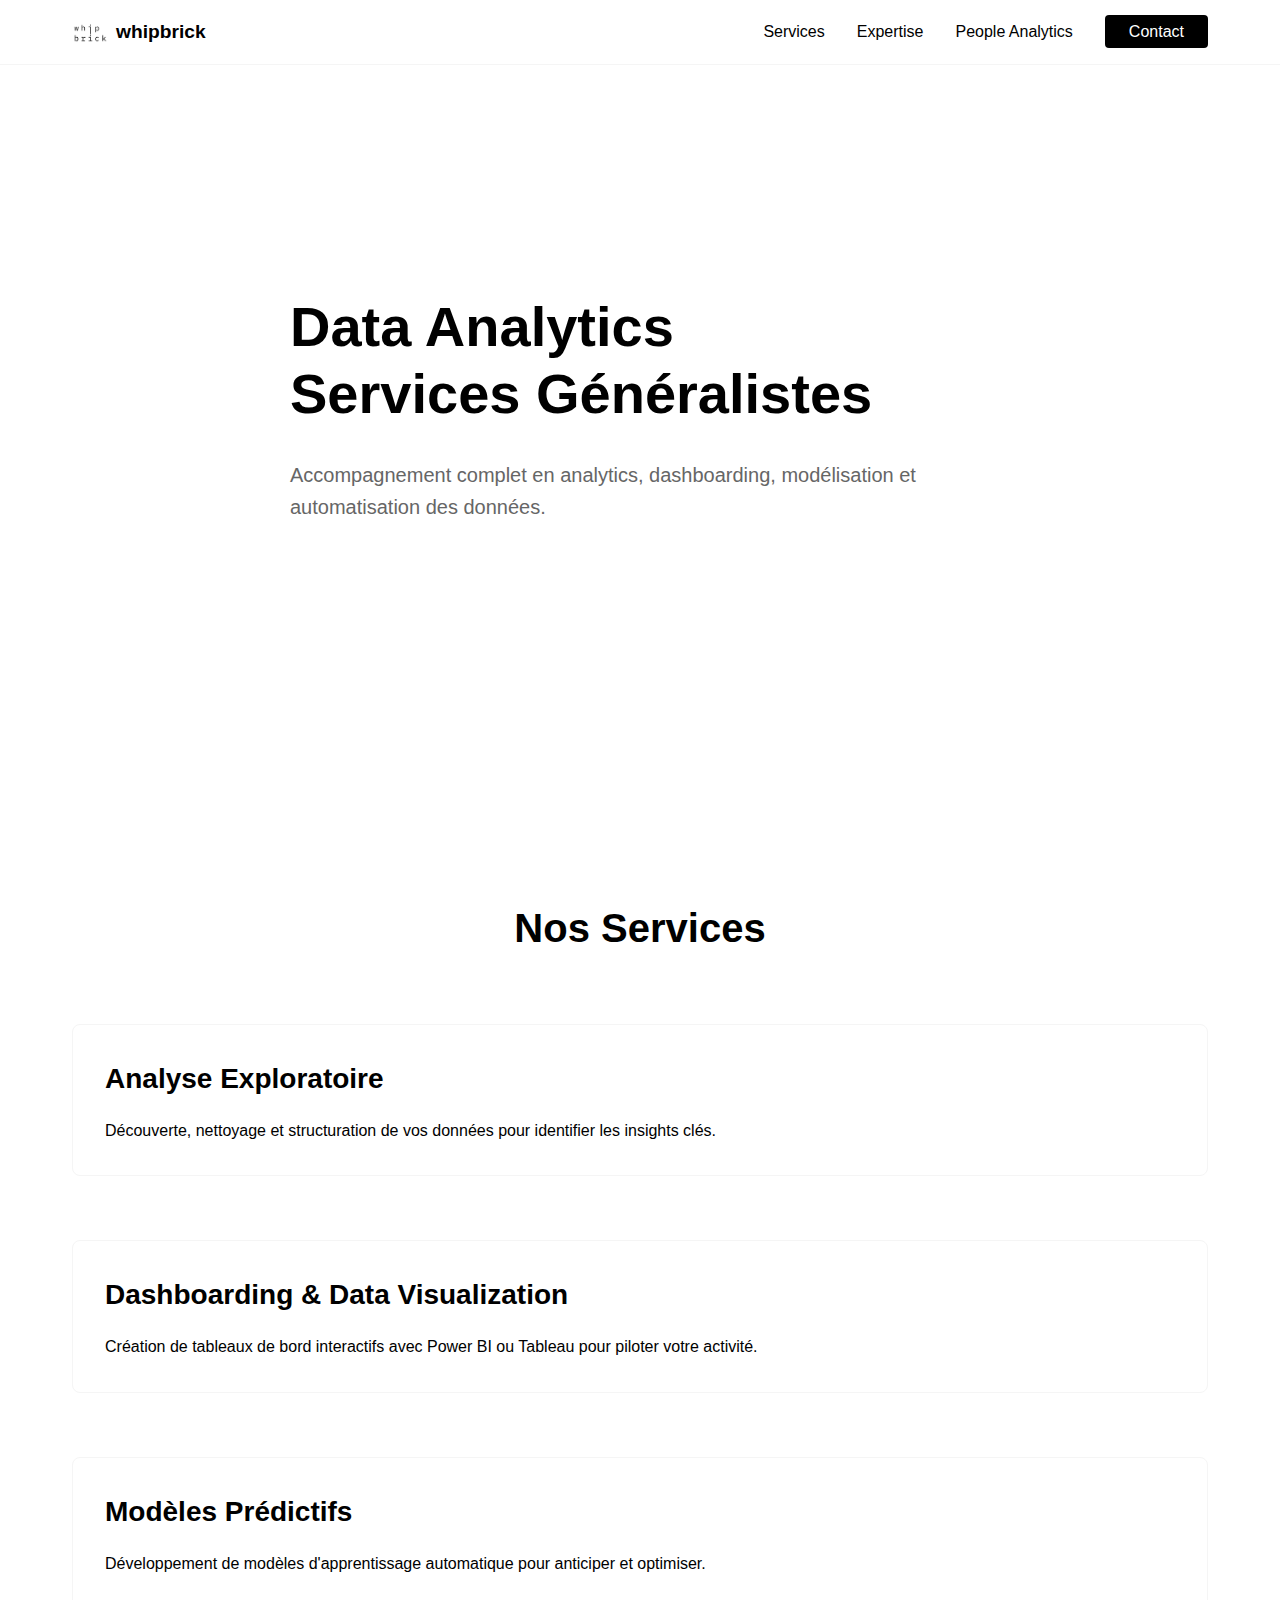
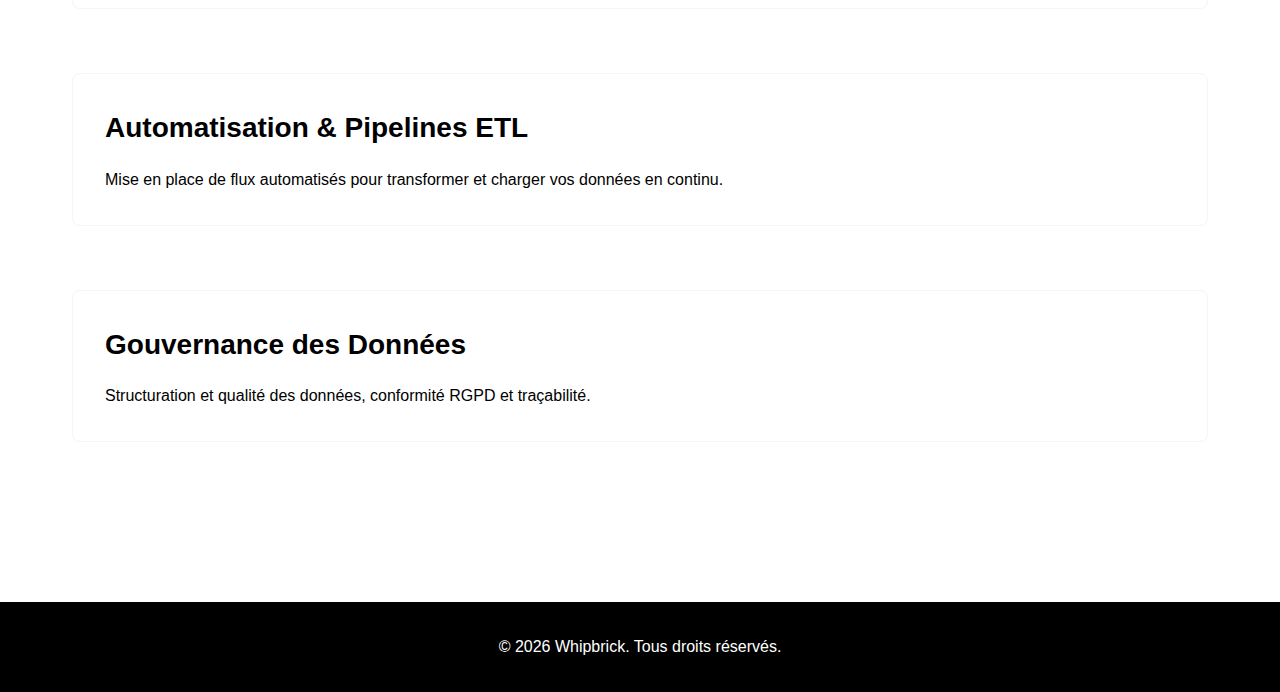
<file: services.html>
<!DOCTYPE html>
<html lang="fr">
<head>
    <meta charset="UTF-8">
    <meta name="viewport" content="width=device-width, initial-scale=1.0">
    <title>Services Data Analytics | Whipbrick</title>
    <link rel="stylesheet" href="assets/css/style.css">
    <link rel="icon" type="image/png" href="assets/images/logo.png">
</head>
<body>
    <nav class="navbar">
        <div class="container">
            <div class="nav-logo">
                <img src="assets/images/logo.png" alt="Whipbrick Logo">
                <span>whipbrick</span>
            </div>
            <ul class="nav-menu">
                <li><a href="index.html#services">Services</a></li>
                <li><a href="index.html#expertise">Expertise</a></li>
                <li><a href="people-analytics.html">People Analytics</a></li>
                <li><a href="index.html#contact" class="btn-contact">Contact</a></li>
            </ul>
        </div>
    </nav>

    <section class="hero">
        <div class="container">
            <div class="hero-content">
                <h1 class="hero-title">
                    Data Analytics<br>
                    <span class="highlight">Services Généralistes</span>
                </h1>
                <p class="hero-subtitle">
                    Accompagnement complet en analytics, dashboarding, modélisation et automatisation des données.
                </p>
            </div>
        </div>
    </section>

    <section class="services">
        <div class="container">
            <h2 class="section-title">Nos Services</h2>
            
            <div class="service-block">
                <h3>Analyse Exploratoire</h3>
                <p>Découverte, nettoyage et structuration de vos données pour identifier les insights clés.</p>
            </div>

            <div class="service-block">
                <h3>Dashboarding & Data Visualization</h3>
                <p>Création de tableaux de bord interactifs avec Power BI ou Tableau pour piloter votre activité.</p>
            </div>

            <div class="service-block">
                <h3>Modèles Prédictifs</h3>
                <p>Développement de modèles d'apprentissage automatique pour anticiper et optimiser.</p>
            </div>

            <div class="service-block">
                <h3>Automatisation & Pipelines ETL</h3>
                <p>Mise en place de flux automatisés pour transformer et charger vos données en continu.</p>
            </div>

            <div class="service-block">
                <h3>Gouvernance des Données</h3>
                <p>Structuration et qualité des données, conformité RGPD et traçabilité.</p>
            </div>
        </div>
    </section>

    <footer class="footer">
        <div class="container">
            <p>&copy; 2026 Whipbrick. Tous droits réservés.</p>
        </div>
    </footer>

    <script src="assets/js/main.js"></script>
</body>
</html>
</file>
<file: assets/css/style.css>
/* ====================================
   WHIPBRICK - STYLE MINIMALISTE
   Inspiré du design Figma noir/blanc
   ==================================== */

/* RESET & BASE */
* {
    margin: 0;
    padding: 0;
    box-sizing: border-box;
}

:root {
    --color-black: #000000;
    --color-white: #FFFFFF;
    --color-gray: #F5F5F5;
    --color-gray-dark: #666666;
    --font-main: 'Inter', -apple-system, BlinkMacSystemFont, 'Segoe UI', sans-serif;
    --spacing-xs: 0.5rem;
    --spacing-sm: 1rem;
    --spacing-md: 2rem;
    --spacing-lg: 4rem;
    --spacing-xl: 6rem;
}

body {
    font-family: var(--font-main);
    color: var(--color-black);
    background: var(--color-white);
    line-height: 1.6;
    font-size: 16px;
}

.container {
    max-width: 1200px;
    margin: 0 auto;
    padding: 0 2rem;
}

/* NAVIGATION */
.navbar {
    position: fixed;
    top: 0;
    width: 100%;
    background: var(--color-white);
    border-bottom: 1px solid var(--color-gray);
    padding: 1rem 0;
    z-index: 1000;
}

.navbar .container {
    display: flex;
    justify-content: space-between;
    align-items: center;
}

.nav-logo {
    display: flex;
    align-items: center;
    gap: 0.5rem;
    font-weight: 600;
    font-size: 1.2rem;
}

.nav-logo img {
    height: 32px;
}

.nav-menu {
    display: flex;
    list-style: none;
    gap: 2rem;
    align-items: center;
}

.nav-menu a {
    text-decoration: none;
    color: var(--color-black);
    font-weight: 400;
    transition: opacity 0.3s;
}

.nav-menu a:hover {
    opacity: 0.6;
}

.btn-contact {
    background: var(--color-black);
    color: var(--color-white) !important;
    padding: 0.5rem 1.5rem;
    border-radius: 4px;
}

/* HERO */
.hero {
    margin-top: 80px;
    padding: var(--spacing-xl) 0;
    min-height: 80vh;
    display: flex;
    align-items: center;
}

.hero-title {
    font-size: 3.5rem;
    font-weight: 700;
    line-height: 1.2;
    margin-bottom: var(--spacing-md);
}

.hero-title .highlight {
    position: relative;
}

.hero-subtitle {
    font-size: 1.25rem;
    color: var(--color-gray-dark);
    margin-bottom: var(--spacing-lg);
    max-width: 700px;
}

.hero-cta {
    display: flex;
    gap: 1rem;
}

/* BUTTONS */
.btn {
    display: inline-block;
    padding: 1rem 2rem;
    border-radius: 4px;
    text-decoration: none;
    font-weight: 500;
    transition: all 0.3s;
    cursor: pointer;
}

.btn-primary {
    background: var(--color-black);
    color: var(--color-white);
}

.btn-primary:hover {
    background: #333;
}

.btn-outline {
    background: transparent;
    color: var(--color-black);
    border: 2px solid var(--color-black);
}

.btn-outline:hover {
    background: var(--color-black);
    color: var(--color-white);
}

.btn-secondary {
    background: var(--color-gray);
    color: var(--color-black);
}

/* VALUE PROPOSITION */
.value-proposition {
    padding: var(--spacing-xl) 0;
    background: var(--color-gray);
}

.value-grid {
    display: grid;
    grid-template-columns: repeat(auto-fit, minmax(300px, 1fr));
    gap: 2rem;
}

.value-card {
    background: var(--color-white);
    padding: 2rem;
    border-radius: 8px;
}

.value-icon {
    font-size: 3rem;
    margin-bottom: 1rem;
}

.value-card h3 {
    font-size: 1.5rem;
    margin-bottom: 0.5rem;
}

.value-card p {
    color: var(--color-gray-dark);
    margin-bottom: 1rem;
}

.value-list {
    list-style: none;
}

.value-list li {
    padding: 0.25rem 0;
    color: var(--color-gray-dark);
}

/* SERVICES */
.services {
    padding: var(--spacing-xl) 0;
}

.section-title {
    font-size: 2.5rem;
    margin-bottom: var(--spacing-lg);
    text-align: center;
}

.service-block {
    margin-bottom: var(--spacing-lg);
    padding: 2rem;
    border: 1px solid var(--color-gray);
    border-radius: 8px;
}

.service-block h3 {
    font-size: 1.75rem;
    margin-bottom: 1rem;
}

.service-items {
    display: grid;
    grid-template-columns: repeat(auto-fit, minmax(250px, 1fr));
    gap: 1rem;
    margin-bottom: 1.5rem;
}

.service-item {
    padding: 0.5rem 0;
}

.badge {
    background: var(--color-black);
    color: var(--color-white);
    padding: 0.25rem 0.5rem;
    border-radius: 4px;
    font-size: 0.75rem;
    margin-left: 0.5rem;
}

/* REASSURANCE */
.reassurance {
    padding: var(--spacing-lg) 0;
    background: var(--color-black);
    color: var(--color-white);
}

.reassurance-grid {
    display: grid;
    grid-template-columns: repeat(auto-fit, minmax(200px, 1fr));
    gap: 2rem;
    text-align: center;
}

.reassurance-number {
    font-size: 3rem;
    font-weight: 700;
}

.reassurance-label {
    font-size: 1rem;
    opacity: 0.8;
}

/* EXPERTISE */
.expertise {
    padding: var(--spacing-xl) 0;
}

.expertise-intro {
    text-align: center;
    font-size: 1.25rem;
    max-width: 800px;
    margin: 0 auto var(--spacing-lg);
    color: var(--color-gray-dark);
}

.expertise-grid {
    display: grid;
    grid-template-columns: repeat(auto-fit, minmax(250px, 1fr));
    gap: 2rem;
    margin-bottom: 2rem;
}

.expertise-category {
    padding: 1.5rem;
    background: var(--color-gray);
    border-radius: 8px;
}

.expertise-category h4 {
    margin-bottom: 0.5rem;
}

.expertise-category p {
    color: var(--color-gray-dark);
}

.expertise .btn {
    display: block;
    width: fit-content;
    margin: 0 auto;
}

/* CONTACT */
.contact {
    padding: var(--spacing-xl) 0;
    background: var(--color-gray);
}

.contact-content {
    text-align: center;
}

.contact-content p {
    font-size: 1.5rem;
    margin-bottom: 2rem;
}

.contact-content .btn {
    margin: 0 0.5rem;
}

/* FOOTER */
.footer {
    padding: 2rem 0;
    background: var(--color-black);
    color: var(--color-white);
    text-align: center;
}

.footer-links {
    list-style: none;
    display: flex;
    justify-content: center;
    gap: 2rem;
    margin-top: 1rem;
}

.footer-links a {
    color: var(--color-white);
    text-decoration: none;
    opacity: 0.7;
}

.footer-links a:hover {
    opacity: 1;
}

/* REGULATORY CONTEXT */
.regulatory-context {
    padding: var(--spacing-xl) 0;
    background: var(--color-gray);
}

.context-grid {
    display: grid;
    grid-template-columns: repeat(auto-fit, minmax(280px, 1fr));
    gap: 2rem;
}

.context-card {
    background: var(--color-white);
    padding: 2rem;
    border-radius: 8px;
    text-align: center;
}

.context-icon {
    font-size: 3rem;
    margin-bottom: 1rem;
}

.context-card h3 {
    margin-bottom: 1rem;
}

/* APPROACH */
.approach {
    padding: var(--spacing-xl) 0;
}

.approach-step {
    display: flex;
    gap: 2rem;
    margin-bottom: 3rem;
    padding: 2rem;
    border: 1px solid var(--color-gray);
    border-radius: 8px;
}

.step-number {
    flex-shrink: 0;
    width: 60px;
    height: 60px;
    background: var(--color-black);
    color: var(--color-white);
    border-radius: 50%;
    display: flex;
    align-items: center;
    justify-content: center;
    font-size: 1.5rem;
    font-weight: 700;
}

.step-content h3 {
    margin-bottom: 1rem;
}

.approach-list {
    list-style: none;
    padding-left: 0;
}

.approach-list li {
    padding: 0.25rem 0;
    color: var(--color-gray-dark);
}

/* TOOLS SECTION */
.tools-section {
    padding: var(--spacing-xl) 0;
    background: var(--color-gray);
}

.tool-highlight {
    background: var(--color-white);
    padding: 3rem;
    border-radius: 8px;
    margin-bottom: 3rem;
}

.tool-tagline {
    font-size: 1.25rem;
    font-style: italic;
    text-align: center;
    margin: 2rem 0;
    color: var(--color-gray-dark);
}

.tool-features {
    display: grid;
    grid-template-columns: repeat(auto-fit, minmax(300px, 1fr));
    gap: 2rem;
    margin-top: 2rem;
}

.feature-box {
    padding: 2rem;
    border: 2px solid var(--color-gray);
    border-radius: 8px;
}

.feature-box h4 {
    margin-bottom: 1rem;
}

.feature-box ul {
    list-style: none;
    padding: 0;
    margin-bottom: 1.5rem;
}

.feature-box li {
    padding: 0.25rem 0;
    color: var(--color-gray-dark);
}

.highlight-box {
    border-color: var(--color-black);
    background: var(--color-gray);
}

.other-tools {
    margin-top: 3rem;
}

.tools-grid {
    display: grid;
    grid-template-columns: repeat(auto-fit, minmax(250px, 1fr));
    gap: 1.5rem;
    margin-top: 2rem;
}

.tool-card {
    background: var(--color-white);
    padding: 1.5rem;
    border-radius: 8px;
}

.tool-card h4 {
    margin-bottom: 0.5rem;
}

/* CASE STUDIES */
.case-studies {
    padding: var(--spacing-xl) 0;
}

.case-study {
    margin-bottom: 3rem;
    padding: 2rem;
    border-left: 4px solid var(--color-black);
    background: var(--color-gray);
}

.case-tag {
    display: inline-block;
    background: var(--color-black);
    color: var(--color-white);
    padding: 0.25rem 1rem;
    border-radius: 4px;
    font-size: 0.875rem;
    margin-bottom: 1rem;
}

.case-study h3 {
    margin-bottom: 1rem;
}

.case-description {
    color: var(--color-gray-dark);
    margin-bottom: 1.5rem;
}

.case-results {
    display: flex;
    gap: 2rem;
    flex-wrap: wrap;
}

.result-item {
    padding: 1rem;
    background: var(--color-white);
    border-radius: 4px;
}

.result-item strong {
    display: block;
    font-size: 1.5rem;
    margin-bottom: 0.25rem;
}

/* FINAL CTA */
.final-cta {
    padding: var(--spacing-xl) 0;
    background: var(--color-black);
    color: var(--color-white);
    text-align: center;
}

.final-cta h2 {
    margin-bottom: 1rem;
}

.final-cta p {
    margin-bottom: 2rem;
    opacity: 0.8;
}

.cta-buttons {
    display: flex;
    gap: 1rem;
    justify-content: center;
}

/* BIO PAGE */
.hero-bio {
    min-height: 60vh;
}

.bio-header {
    text-align: center;
}

.bio-tagline {
    font-size: 1.5rem;
    font-weight: 500;
}

.value-distinctive {
    padding: var(--spacing-lg) 0;
    background: var(--color-gray);
}

.intro-text {
    max-width: 900px;
    margin: 0 auto 1.5rem;
    font-size: 1.125rem;
    text-align: center;
    line-height: 1.8;
}

.distinctive-value {
    padding: var(--spacing-xl) 0;
}

.value-grid-bio {
    display: grid;
    grid-template-columns: repeat(auto-fit, minmax(280px, 1fr));
    gap: 2rem;
}

.value-bio-card {
    padding: 2rem;
    background: var(--color-gray);
    border-radius: 8px;
}

.value-bio-card h3 {
    margin-bottom: 1rem;
}

/* TIMELINE */
.career-path {
    padding: var(--spacing-xl) 0;
    background: var(--color-gray);
}

.timeline {
    max-width: 900px;
    margin: 0 auto;
}

.timeline-item {
    margin-bottom: 3rem;
    padding: 2rem;
    background: var(--color-white);
    border-radius: 8px;
    border-left: 4px solid var(--color-black);
}

.timeline-date {
    font-weight: 600;
    color: var(--color-gray-dark);
    margin-bottom: 0.5rem;
}

.timeline-content h3 {
    margin-bottom: 0.5rem;
}

.timeline-company {
    color: var(--color-gray-dark);
    margin-bottom: 1rem;
}

.timeline-description {
    margin-bottom: 1.5rem;
}

.mission-highlight, .responsibilities, .results-section {
    margin-top: 1.5rem;
}

.mission-highlight h4, .responsibilities h4, .results-section h4 {
    margin-bottom: 1rem;
    font-size: 1.125rem;
}

.mission-item {
    margin-bottom: 1rem;
    padding: 1rem;
    background: var(--color-gray);
    border-radius: 4px;
}

.mission-item strong {
    display: block;
    margin-bottom: 0.25rem;
}

.mission-item p {
    color: var(--color-gray-dark);
}

.responsibilities ul {
    list-style: disc;
    padding-left: 1.5rem;
}

.responsibilities li {
    margin-bottom: 0.5rem;
    color: var(--color-gray-dark);
}

.results-grid {
    display: grid;
    grid-template-columns: repeat(auto-fit, minmax(200px, 1fr));
    gap: 1rem;
}

.result-box {
    background: var(--color-gray);
    padding: 1rem;
    border-radius: 4px;
    text-align: center;
    font-weight: 600;
}

.tech-stack {
    margin-top: 1.5rem;
    padding-top: 1.5rem;
    border-top: 1px solid var(--color-gray);
    font-size: 0.875rem;
    color: var(--color-gray-dark);
}

/* SKILLS */
.technical-skills {
    padding: var(--spacing-xl) 0;
}

.skills-grid {
    display: grid;
    grid-template-columns: repeat(auto-fit, minmax(300px, 1fr));
    gap: 2rem;
}

.skill-category {
    padding: 2rem;
    background: var(--color-gray);
    border-radius: 8px;
}

.skill-category h3 {
    margin-bottom: 1rem;
}

.skill-tags {
    display: flex;
    flex-wrap: wrap;
    gap: 0.5rem;
}

.skill-tag {
    display: inline-block;
    background: var(--color-white);
    padding: 0.5rem 1rem;
    border-radius: 4px;
    font-size: 0.875rem;
}

/* SECTORS */
.sectors {
    padding: var(--spacing-xl) 0;
    background: var(--color-gray);
}

.sectors-list {
    display: flex;
    flex-wrap: wrap;
    gap: 1rem;
    justify-content: center;
}

.sector-badge {
    background: var(--color-white);
    padding: 0.75rem 1.5rem;
    border-radius: 50px;
    border: 1px solid var(--color-black);
    font-weight: 500;
}

/* SERVICES DETAIL */
.services-complete {
    padding: var(--spacing-xl) 0;
}

.service-detail {
    display: flex;
    gap: 2rem;
    margin-bottom: 3rem;
    padding: 2rem;
    border: 1px solid var(--color-gray);
    border-radius: 8px;
}

.service-icon {
    font-size: 3rem;
    flex-shrink: 0;
    min-width: 60px;
    text-align: center;
}

.service-detail h3 {
    margin-bottom: 0.5rem;
}

.service-intro {
    color: var(--color-gray-dark);
    margin-bottom: 1rem;
}

.service-deliverables {
    margin-top: 1rem;
}

.service-deliverables h4 {
    margin-bottom: 0.5rem;
}

.service-deliverables ul {
    list-style: disc;
    padding-left: 1.5rem;
}

.service-deliverables li {
    margin-bottom: 0.25rem;
    color: var(--color-gray-dark);
}

.service-example {
    margin-top: 1rem;
    padding: 1rem;
    background: var(--color-gray);
    border-radius: 4px;
    font-size: 0.9rem;
}

/* METHODOLOGY */
.methodology {
    padding: var(--spacing-xl) 0;
    background: var(--color-gray);
}

.methodology-steps {
    display: grid;
    grid-template-columns: repeat(auto-fit, minmax(200px, 1fr));
    gap: 2rem;
}

.method-step {
    background: var(--color-white);
    padding: 2rem;
    border-radius: 8px;
    text-align: center;
}

.method-number {
    display: inline-block;
    width: 50px;
    height: 50px;
    background: var(--color-black);
    color: var(--color-white);
    border-radius: 50%;
    display: flex;
    align-items: center;
    justify-content: center;
    font-weight: 700;
    margin-bottom: 1rem;
}

.method-step h3 {
    margin-bottom: 0.5rem;
}

.method-step p {
    color: var(--color-gray-dark);
}

/* TECHNOLOGIES */
.technologies {
    padding: var(--spacing-xl) 0;
}

.tech-categories {
    display: grid;
    grid-template-columns: repeat(auto-fit, minmax(300px, 1fr));
    gap: 2rem;
}

.tech-category {
    padding: 2rem;
    background: var(--color-gray);
    border-radius: 8px;
}

.tech-category h3 {
    margin-bottom: 1rem;
}

.tech-badges {
    display: flex;
    flex-wrap: wrap;
    gap: 0.5rem;
}

.tech-badge {
    display: inline-block;
    background: var(--color-white);
    padding: 0.5rem 1rem;
    border-radius: 4px;
    font-size: 0.875rem;
    border: 1px solid var(--color-gray);
}

/* RESPONSIVE */
@media (max-width: 768px) {
    .hero-title {
        font-size: 2.5rem;
    }
    
    .nav-menu {
        display: none; /* À améliorer avec menu mobile */
    }
    
    .hero-cta {
        flex-direction: column;
    }
    
    .approach-step {
        flex-direction: column;
    }
    
    .service-detail {
        flex-direction: column;
        text-align: center;
    }
    
    .cta-buttons {
        flex-direction: column;
    }
}

/* NOTRE SOLUTION */
.our-solution {
    padding: var(--spacing-xl) 0;
    background: var(--color-white);
}

.solution-intro {
    text-align: center;
    font-size: 1.25rem;
    color: var(--color-gray-dark);
    margin-bottom: var(--spacing-lg);
}

.solution-diagram {
    max-width: 900px;
    margin: 0 auto var(--spacing-lg);
    text-align: center;
}

.diagram-img {
    width: 100%;
    height: auto;
    border-radius: 8px;
    box-shadow: 0 4px 20px rgba(0,0,0,0.1);
}

.solution-steps {
    display: grid;
    grid-template-columns: repeat(auto-fit, minmax(150px, 1fr));
    gap: 1.5rem;
    max-width: 1000px;
    margin: 0 auto;
}

.solution-step {
    text-align: center;
    padding: 1.5rem;
    background: var(--color-gray);
    border-radius: 8px;
    transition: transform 0.3s;
}

.solution-step:hover {
    transform: translateY(-5px);
}

.solution-step h3 {
    margin-bottom: 0.5rem;
    font-size: 1.125rem;
}

.solution-step p {
    font-size: 0.875rem;
    color: var(--color-gray-dark);
}

/* CHALLENGE SECTION */
.challenge-section {
    padding: var(--spacing-xl) 0;
    background: var(--color-gray);
}

.section-intro {
    text-align: center;
    font-size: 1.25rem;
    margin-bottom: var(--spacing-lg);
    color: var(--color-gray-dark);
}

.challenges-grid {
    display: grid;
    grid-template-columns: repeat(auto-fit, minmax(250px, 1fr));
    gap: 1.5rem;
}

.challenge-card {
    background: var(--color-white);
    padding: 1.5rem;
    border-radius: 8px;
    border-left: 3px solid var(--color-black);
}

.challenge-card h3 {
    margin-bottom: 0.5rem;
    font-size: 1.125rem;
}

.challenge-card p {
    color: var(--color-gray-dark);
    font-size: 0.875rem;
}

/* SOLUTION EXPLANATION */
.solution-explanation {
    margin-top: var(--spacing-lg);
    text-align: center;
}

.solution-explanation h3 {
    margin-bottom: var(--spacing-md);
}

.journey-steps {
    display: grid;
    grid-template-columns: repeat(auto-fit, minmax(140px, 1fr));
    gap: 1rem;
    max-width: 1100px;
    margin: 0 auto;
}

.journey-step {
    background: var(--color-gray);
    padding: 1.5rem 1rem;
    border-radius: 8px;
    text-align: center;
}

.step-icon {
    width: 40px;
    height: 40px;
    background: var(--color-black);
    color: var(--color-white);
    border-radius: 50%;
    display: flex;
    align-items: center;
    justify-content: center;
    font-weight: 700;
    margin: 0 auto 1rem;
}

.journey-step h4 {
    margin-bottom: 0.5rem;
    font-size: 1rem;
}

.journey-step p {
    font-size: 0.75rem;
    color: var(--color-gray-dark);
}

/* OUR APPROACH */
.our-approach {
    padding: var(--spacing-xl) 0;
}

.approach-grid {
    display: grid;
    grid-template-columns: repeat(auto-fit, minmax(280px, 1fr));
    gap: 2rem;
    margin-bottom: var(--spacing-lg);
}

.approach-item {
    background: var(--color-gray);
    padding: 2rem;
    border-radius: 8px;
    text-align: center;
}

.approach-item h3 {
    margin-bottom: 0.5rem;
}

.approach-item p {
    color: var(--color-gray-dark);
}

.data-journey-impact {
    background: var(--color-black);
    color: var(--color-white);
    padding: 3rem;
    border-radius: 8px;
    text-align: center;
}

.data-journey-impact h3 {
    margin-bottom: 2rem;
}

.impact-timeline {
    display: flex;
    justify-content: center;
    align-items: center;
    gap: 1rem;
    flex-wrap: wrap;
}

.impact-step {
    background: var(--color-white);
    color: var(--color-black);
    padding: 1rem 1.5rem;
    border-radius: 4px;
    font-weight: 600;
}

.impact-arrow {
    font-size: 1.5rem;
    font-weight: 700;
}

/* CASE STUDIES DETAILED */
.case-studies-detailed {
    padding: var(--spacing-xl) 0;
    background: var(--color-gray);
}

.detailed-case {
    background: var(--color-white);
    padding: 3rem;
    border-radius: 8px;
    margin-bottom: 3rem;
    position: relative;
}

.case-number {
    position: absolute;
    top: -20px;
    left: 3rem;
    width: 60px;
    height: 60px;
    background: var(--color-black);
    color: var(--color-white);
    border-radius: 50%;
    display: flex;
    align-items: center;
    justify-content: center;
    font-size: 1.5rem;
    font-weight: 700;
}

.detailed-case > h3 {
    margin-bottom: 2rem;
    padding-top: 1rem;
}

.case-content {
    display: grid;
    gap: 2rem;
}

.case-problem, .case-challenges, .case-solution, .case-benefits {
    padding: 1.5rem;
    background: var(--color-gray);
    border-radius: 4px;
}

.case-problem h4, .case-challenges h4, .case-solution h4, .case-benefits h4 {
    margin-bottom: 1rem;
    font-size: 1.125rem;
}

.case-challenges ul, .case-solution ul {
    list-style: disc;
    padding-left: 1.5rem;
}

.case-challenges li, .case-solution li {
    margin-bottom: 0.5rem;
    color: var(--color-gray-dark);
}

.solution-tech {
    margin-bottom: 1rem;
}

.tech-badge {
    display: inline-block;
    background: var(--color-black);
    color: var(--color-white);
    padding: 0.25rem 0.75rem;
    border-radius: 4px;
    font-size: 0.75rem;
    margin-right: 0.5rem;
}

.solution-steps-inline {
    display: flex;
    align-items: center;
    gap: 0.5rem;
    flex-wrap: wrap;
    margin-bottom: 1rem;
    font-size: 0.875rem;
}

.solution-steps-inline span:not(:last-child):not(.arrow) {
    background: var(--color-white);
    padding: 0.5rem 1rem;
    border-radius: 4px;
    font-weight: 600;
}

.benefits-grid {
    display: grid;
    grid-template-columns: repeat(auto-fit, minmax(200px, 1fr));
    gap: 0.75rem;
}

.benefit {
    background: var(--color-white);
    padding: 0.75rem;
    border-radius: 4px;
    font-size: 0.875rem;
}

/* ====================================
   FAQ SECTION
   ==================================== */
.faq-section {
    padding: var(--spacing-xl) 0;
}

.faq-section.bg-gray {
    background: var(--color-gray);
}

.faq-list {
    max-width: 800px;
    margin: 0 auto;
}

.faq-item {
    background: var(--color-white);
    border: 1px solid var(--color-gray);
    border-radius: 8px;
    margin-bottom: 1rem;
    overflow: hidden;
}

.faq-question {
    width: 100%;
    display: flex;
    justify-content: space-between;
    align-items: center;
    padding: 1.5rem 2rem;
    background: none;
    border: none;
    cursor: pointer;
    font-family: var(--font-main);
    font-size: 1.125rem;
    font-weight: 600;
    text-align: left;
    color: var(--color-black);
    transition: background 0.3s;
}

.faq-question:hover {
    background: var(--color-gray);
}

.faq-question .faq-toggle {
    font-size: 1.5rem;
    transition: transform 0.3s;
    flex-shrink: 0;
    margin-left: 1rem;
}

.faq-item.open .faq-toggle {
    transform: rotate(45deg);
}

.faq-answer {
    max-height: 0;
    overflow: hidden;
    transition: max-height 0.4s ease, padding 0.4s ease;
}

.faq-item.open .faq-answer {
    max-height: 500px;
    padding: 0 2rem 1.5rem;
}

.faq-answer p {
    color: var(--color-gray-dark);
    line-height: 1.7;
}

/* ====================================
   TESTIMONIALS / REFERENCES
   ==================================== */
.testimonials-section {
    padding: var(--spacing-xl) 0;
    background: var(--color-gray);
}

.testimonials-grid {
    display: grid;
    grid-template-columns: repeat(auto-fit, minmax(350px, 1fr));
    gap: 2rem;
    max-width: 1000px;
    margin: 0 auto;
}

.testimonial-card {
    background: var(--color-white);
    padding: 2rem;
    border-radius: 8px;
    border-left: 4px solid var(--color-black);
    position: relative;
}

.testimonial-card::before {
    content: '"';
    position: absolute;
    top: 0.5rem;
    left: 1.5rem;
    font-size: 4rem;
    color: var(--color-gray);
    font-family: Georgia, serif;
    line-height: 1;
}

.testimonial-quote {
    font-style: italic;
    font-size: 1rem;
    line-height: 1.7;
    color: var(--color-gray-dark);
    margin-bottom: 1.5rem;
    padding-top: 1rem;
}

.testimonial-author {
    display: flex;
    align-items: center;
    gap: 1rem;
}

.testimonial-avatar {
    width: 48px;
    height: 48px;
    border-radius: 50%;
    background: var(--color-gray);
    display: flex;
    align-items: center;
    justify-content: center;
    font-size: 1.25rem;
    flex-shrink: 0;
}

.testimonial-info strong {
    display: block;
    font-size: 0.95rem;
}

.testimonial-info span {
    color: var(--color-gray-dark);
    font-size: 0.85rem;
}

.testimonial-source {
    margin-top: 0.5rem;
}

.testimonial-source a {
    color: var(--color-gray-dark);
    text-decoration: none;
    font-size: 0.8rem;
}

.testimonial-source a:hover {
    color: var(--color-black);
    text-decoration: underline;
}

.testimonials-cta {
    text-align: center;
    margin-top: 2rem;
}

/* Placeholder for missing testimonials */
.testimonial-placeholder {
    background: var(--color-white);
    border: 2px dashed var(--color-gray-dark);
    padding: 2rem;
    border-radius: 8px;
    text-align: center;
    color: var(--color-gray-dark);
}

.testimonial-placeholder p {
    margin-bottom: 1rem;
}

/* ====================================
   SCREENSHOT PLACEHOLDERS
   ==================================== */
.screenshot-placeholder {
    background: var(--color-gray);
    border: 2px dashed #ccc;
    border-radius: 8px;
    padding: 3rem 2rem;
    text-align: center;
    color: var(--color-gray-dark);
    margin: 2rem 0;
    position: relative;
    min-height: 200px;
    display: flex;
    flex-direction: column;
    align-items: center;
    justify-content: center;
}

.screenshot-placeholder .placeholder-icon {
    font-size: 3rem;
    margin-bottom: 1rem;
    opacity: 0.5;
}

.screenshot-placeholder .placeholder-label {
    font-weight: 600;
    font-size: 1.125rem;
    margin-bottom: 0.5rem;
    color: var(--color-black);
}

.screenshot-placeholder .placeholder-hint {
    font-size: 0.85rem;
    max-width: 400px;
}

.screenshot-placeholder.screenshot-wide {
    min-height: 300px;
}

.screenshot-placeholder.screenshot-tool {
    border-color: var(--color-black);
    background: #f8f8f8;
}

/* Screenshot with actual image */
.screenshot-container {
    border-radius: 8px;
    overflow: hidden;
    box-shadow: 0 4px 20px rgba(0,0,0,0.1);
    margin: 2rem 0;
}

.screenshot-container img {
    width: 100%;
    height: auto;
    display: block;
}

.screenshot-caption {
    text-align: center;
    font-size: 0.85rem;
    color: var(--color-gray-dark);
    margin-top: 0.5rem;
    font-style: italic;
}

/* ====================================
   "POURQUOI WHIPBRICK" SECTION
   ==================================== */
.why-section {
    padding: var(--spacing-xl) 0;
}

.why-grid {
    display: grid;
    grid-template-columns: repeat(auto-fit, minmax(280px, 1fr));
    gap: 2rem;
}

.why-card {
    padding: 2rem;
    background: var(--color-gray);
    border-radius: 8px;
    border-top: 3px solid var(--color-black);
}

.why-card h3 {
    margin-bottom: 1rem;
}

.why-card p {
    color: var(--color-gray-dark);
    line-height: 1.7;
}

.why-card ul {
    list-style: disc;
    padding-left: 1.5rem;
    margin-top: 0.5rem;
}

.why-card li {
    color: var(--color-gray-dark);
    margin-bottom: 0.25rem;
}

/* ====================================
   EDUCATIONAL CONTENT SECTION
   ==================================== */
.educational-section {
    padding: var(--spacing-xl) 0;
}

.educational-content {
    max-width: 800px;
    margin: 0 auto;
}

.educational-content h2 {
    margin-bottom: var(--spacing-md);
}

.educational-content p {
    font-size: 1.125rem;
    line-height: 1.8;
    color: var(--color-gray-dark);
    margin-bottom: 1.5rem;
}

.impact-metrics {
    display: grid;
    grid-template-columns: repeat(auto-fit, minmax(200px, 1fr));
    gap: 1.5rem;
    margin: 2rem 0;
}

.impact-metric {
    text-align: center;
    padding: 1.5rem;
    background: var(--color-gray);
    border-radius: 8px;
}

.impact-metric .metric-value {
    font-size: 2rem;
    font-weight: 700;
    display: block;
    margin-bottom: 0.5rem;
}

.impact-metric .metric-label {
    font-size: 0.875rem;
    color: var(--color-gray-dark);
}

/* ====================================
   SERVICE CATEGORY DETAILED
   ==================================== */
.service-category-section {
    padding: var(--spacing-lg) 0;
    border-bottom: 1px solid var(--color-gray);
}

.service-category-section:last-child {
    border-bottom: none;
}

.service-category-header {
    display: flex;
    align-items: center;
    gap: 1rem;
    margin-bottom: var(--spacing-md);
}

.service-category-header .cat-letter {
    width: 50px;
    height: 50px;
    background: var(--color-black);
    color: var(--color-white);
    border-radius: 50%;
    display: flex;
    align-items: center;
    justify-content: center;
    font-weight: 700;
    font-size: 1.25rem;
    flex-shrink: 0;
}

.service-sub-items {
    display: grid;
    grid-template-columns: repeat(auto-fit, minmax(300px, 1fr));
    gap: 2rem;
    margin-bottom: 2rem;
}

.service-sub-item {
    padding: 1.5rem;
    background: var(--color-gray);
    border-radius: 8px;
}

.service-sub-item h4 {
    margin-bottom: 0.75rem;
}

.service-sub-item p {
    color: var(--color-gray-dark);
    margin-bottom: 1rem;
    font-size: 0.95rem;
}

.service-sub-item ul {
    list-style: disc;
    padding-left: 1.5rem;
}

.service-sub-item li {
    color: var(--color-gray-dark);
    font-size: 0.9rem;
    margin-bottom: 0.25rem;
}

.deliverables-label {
    font-weight: 600;
    font-size: 0.85rem;
    text-transform: uppercase;
    letter-spacing: 0.05em;
    margin-top: 1rem;
    margin-bottom: 0.5rem;
    color: var(--color-black);
}

/* ====================================
   VALUE CARD FEATURED (index)
   ==================================== */
.value-card-featured {
    border: 2px solid var(--color-black);
    position: relative;
}

.value-badge {
    position: absolute;
    top: -12px;
    right: 20px;
    background: var(--color-black);
    color: var(--color-white);
    padding: 0.25rem 1rem;
    border-radius: 4px;
    font-size: 0.8rem;
    font-weight: 600;
}

.card-link {
    display: inline-block;
    color: var(--color-black);
    text-decoration: none;
    font-weight: 500;
    margin-top: 0.5rem;
}

.card-link:hover {
    text-decoration: underline;
}

.card-link-primary {
    font-weight: 600;
}

.card-link-secondary {
    display: inline-block;
    color: var(--color-gray-dark);
    text-decoration: none;
    font-size: 0.9rem;
    margin-top: 0.5rem;
}

.card-link-secondary:hover {
    color: var(--color-black);
}

.card-tagline {
    color: var(--color-gray-dark);
    margin-bottom: 1rem;
    font-style: italic;
}

/* ====================================
   TOOL SHOWCASE (index featured)
   ==================================== */
.service-block-featured {
    border: 2px solid var(--color-black);
    background: #fafafa;
}

.service-header {
    display: flex;
    align-items: center;
    gap: 1rem;
    margin-bottom: 1rem;
    flex-wrap: wrap;
}

.service-tag {
    display: inline-block;
    background: var(--color-gray);
    padding: 0.25rem 0.75rem;
    border-radius: 4px;
    font-size: 0.8rem;
    color: var(--color-gray-dark);
}

.service-tag-hot {
    background: var(--color-black);
    color: var(--color-white);
}

.service-cta {
    margin-top: 1.5rem;
}

.tool-showcase {
    background: var(--color-white);
    border: 1px solid var(--color-gray);
    border-radius: 8px;
    padding: 2rem;
    margin: 1.5rem 0;
}

.tool-showcase-header {
    display: flex;
    align-items: center;
    gap: 1rem;
    margin-bottom: 1rem;
    flex-wrap: wrap;
}

.tool-pitch {
    font-size: 1.05rem;
    color: var(--color-gray-dark);
    margin-bottom: 1rem;
}

.tool-quick-features {
    display: grid;
    grid-template-columns: repeat(auto-fit, minmax(180px, 1fr));
    gap: 0.75rem;
    margin-bottom: 1.5rem;
}

.quick-feature {
    font-size: 0.9rem;
    padding: 0.5rem;
    background: var(--color-gray);
    border-radius: 4px;
}

.tool-showcase-cta {
    display: flex;
    gap: 1rem;
    flex-wrap: wrap;
}

.btn-large {
    font-size: 1.1rem;
    padding: 1.25rem 2.5rem;
}

.badge-free {
    background: #22c55e;
    color: white;
}

.badge-price {
    background: #3b82f6;
    color: white;
}

.badge-premium {
    background: var(--color-black);
    color: white;
}

/* ====================================
   WORKFLOW STEPS (people-analytics)
   ==================================== */
.workflow-steps {
    display: grid;
    grid-template-columns: repeat(auto-fit, minmax(220px, 1fr));
    gap: 1.5rem;
    margin: 2rem 0;
}

.workflow-step {
    background: var(--color-white);
    padding: 1.5rem;
    border-radius: 8px;
    border: 1px solid var(--color-gray);
    text-align: center;
}

.step-num {
    width: 40px;
    height: 40px;
    background: var(--color-black);
    color: var(--color-white);
    border-radius: 50%;
    display: flex;
    align-items: center;
    justify-content: center;
    font-weight: 700;
    margin: 0 auto 1rem;
}

.workflow-step h4 {
    margin-bottom: 0.5rem;
}

.workflow-step p {
    font-size: 0.875rem;
    color: var(--color-gray-dark);
}

/* Tool Tech Features */
.tool-tech {
    margin: 2rem 0;
}

.tech-features {
    display: grid;
    grid-template-columns: repeat(auto-fit, minmax(250px, 1fr));
    gap: 1.5rem;
    margin-top: 1.5rem;
}

.tech-feature {
    background: var(--color-white);
    padding: 1.5rem;
    border-radius: 8px;
    border: 1px solid var(--color-gray);
}

.tech-feature h4 {
    margin-bottom: 0.5rem;
}

.tech-feature p {
    font-size: 0.875rem;
    color: var(--color-gray-dark);
}

/* Tool Data Privacy */
.tool-data-privacy {
    margin: 2rem 0;
}

.privacy-grid {
    display: grid;
    grid-template-columns: repeat(auto-fit, minmax(220px, 1fr));
    gap: 1.5rem;
    margin-top: 1.5rem;
}

.privacy-item {
    background: var(--color-white);
    padding: 1.5rem;
    border-radius: 8px;
    border: 1px solid var(--color-gray);
}

.privacy-item h4 {
    margin-bottom: 0.5rem;
}

.privacy-item p {
    font-size: 0.875rem;
    color: var(--color-gray-dark);
}

/* Tier pricing */
.tier-question {
    font-size: 1.125rem;
    margin-bottom: 1rem;
}

.tier-time {
    margin-top: 1rem;
    font-size: 0.9rem;
    color: var(--color-gray-dark);
}

.feature-box.featured {
    border-color: #3b82f6;
    background: #f0f7ff;
}

/* Tool How It Works */
.tool-how-it-works {
    margin: 2rem 0;
}

.tool-hero .tool-tagline {
    font-size: 1.25rem;
}

/* Tool CTA Final */
.tool-cta-final {
    text-align: center;
    margin: 3rem 0;
    padding: 3rem;
    background: var(--color-black);
    color: var(--color-white);
    border-radius: 8px;
}

.tool-cta-final h3 {
    margin-bottom: 1rem;
}

.tool-cta-final p {
    margin-bottom: 1.5rem;
    opacity: 0.8;
}

.tool-disclaimer {
    font-size: 0.8rem;
    opacity: 0.6;
    margin-top: 1rem;
}

/* ====================================
   FOUNDER PAGE ADDITIONS
   ==================================== */
.bio-grid {
    display: grid;
    grid-template-columns: 300px 1fr;
    gap: 3rem;
    align-items: start;
}

.bio-photo img {
    width: 100%;
    height: auto;
    border-radius: 8px;
}

.bio-content h2 {
    margin-bottom: 1rem;
}

.bio-content .lead {
    font-size: 1.125rem;
    line-height: 1.7;
    margin-bottom: 1rem;
}

.bio-focus {
    list-style: none;
    padding: 0;
    margin: 1.5rem 0;
}

.bio-focus li {
    padding: 0.5rem 0;
    border-bottom: 1px solid var(--color-gray);
}

.bio-cta {
    display: flex;
    gap: 1rem;
    margin-top: 2rem;
    flex-wrap: wrap;
}

.founder-journey {
    padding: var(--spacing-xl) 0;
}

.founder-impacts {
    padding: var(--spacing-xl) 0;
    background: var(--color-gray);
}

.impacts-grid {
    display: grid;
    grid-template-columns: repeat(auto-fit, minmax(250px, 1fr));
    gap: 2rem;
}

.impact-card {
    background: var(--color-white);
    padding: 2rem;
    border-radius: 8px;
}

.impact-card h3 {
    margin-bottom: 1rem;
}

.impact-card p {
    color: var(--color-gray-dark);
}

.founder-expertise {
    padding: var(--spacing-xl) 0;
}

.expertise-cards {
    display: grid;
    grid-template-columns: repeat(auto-fit, minmax(280px, 1fr));
    gap: 2rem;
}

.expertise-card-founder {
    padding: 2rem;
    background: var(--color-gray);
    border-radius: 8px;
}

.expertise-card-founder.featured {
    border: 2px solid var(--color-black);
    background: var(--color-white);
}

.expertise-card-founder h3 {
    margin-bottom: 1rem;
}

.expertise-card-founder ul {
    list-style: disc;
    padding-left: 1.5rem;
}

.expertise-card-founder li {
    margin-bottom: 0.25rem;
    color: var(--color-gray-dark);
}

.founder-sectors {
    padding: var(--spacing-xl) 0;
    background: var(--color-gray);
}

.sectors-grid {
    display: flex;
    flex-wrap: wrap;
    gap: 1rem;
    justify-content: center;
}

.sector-tag {
    background: var(--color-white);
    padding: 0.75rem 1.5rem;
    border-radius: 50px;
    border: 1px solid var(--color-black);
    font-weight: 500;
}

.founder-skills {
    padding: var(--spacing-xl) 0;
}

.skills-categories {
    display: grid;
    grid-template-columns: repeat(auto-fit, minmax(250px, 1fr));
    gap: 2rem;
}

.founder-philosophy {
    padding: var(--spacing-xl) 0;
    background: var(--color-gray);
}

.philosophy-content {
    max-width: 800px;
    margin: 0 auto;
    text-align: center;
}

.philosophy-content blockquote {
    font-size: 1.5rem;
    font-style: italic;
    margin-bottom: 2rem;
    padding: 2rem;
    border-left: 4px solid var(--color-black);
    text-align: left;
}

.philosophy-content p {
    font-size: 1.125rem;
    line-height: 1.7;
    color: var(--color-gray-dark);
    margin-bottom: 1rem;
    text-align: left;
}

.founder-contact {
    padding: var(--spacing-xl) 0;
    text-align: center;
}

.contact-methods {
    display: flex;
    gap: 1rem;
    justify-content: center;
    margin-top: 1.5rem;
    flex-wrap: wrap;
}

/* ====================================
   MOBILE IMPROVEMENTS
   ==================================== */
@media (max-width: 768px) {
    .bio-grid {
        grid-template-columns: 1fr;
        text-align: center;
    }
    
    .bio-photo {
        max-width: 250px;
        margin: 0 auto;
    }
    
    .bio-cta {
        justify-content: center;
    }
    
    .testimonials-grid {
        grid-template-columns: 1fr;
    }
    
    .tool-showcase-cta {
        flex-direction: column;
    }
    
    .service-header {
        flex-direction: column;
        align-items: flex-start;
    }
    
    .faq-question {
        font-size: 1rem;
        padding: 1rem 1.5rem;
    }

    .section-title {
        font-size: 2rem;
    }
    
    .value-title {
        font-size: 2rem;
    }
}

/* ====================================
   HAMBURGER MENU MOBILE
   ==================================== */
.nav-toggle {
    display: none;
    flex-direction: column;
    gap: 5px;
    cursor: pointer;
    background: none;
    border: none;
    padding: 0.5rem;
}

.nav-toggle span {
    width: 25px;
    height: 2px;
    background: var(--color-black);
    transition: 0.3s;
}

@media (max-width: 768px) {
    .nav-toggle {
        display: flex;
    }
    
    .nav-menu {
        display: none;
        position: absolute;
        top: 100%;
        left: 0;
        right: 0;
        background: var(--color-white);
        flex-direction: column;
        padding: 1rem 2rem;
        border-bottom: 1px solid var(--color-gray);
        gap: 1rem;
    }
    
    .nav-menu.active {
        display: flex;
    }
}
</file>
